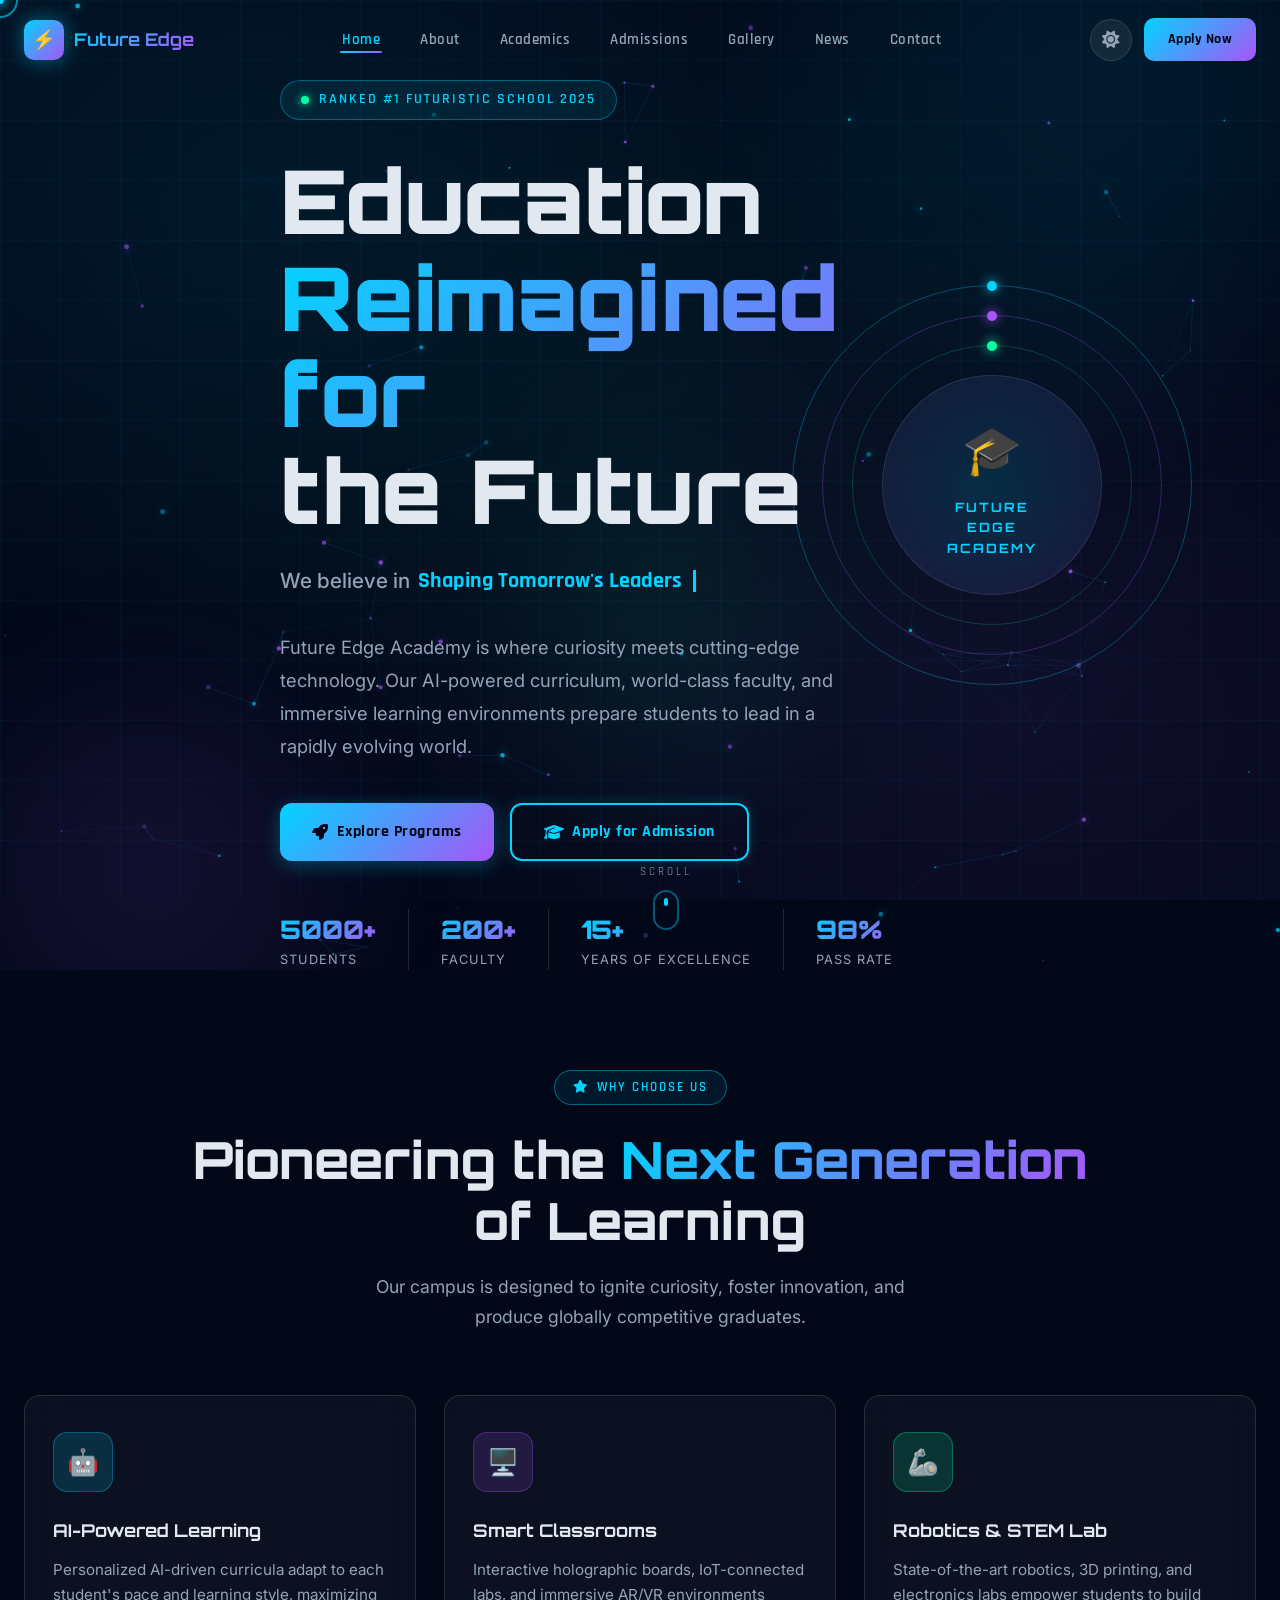
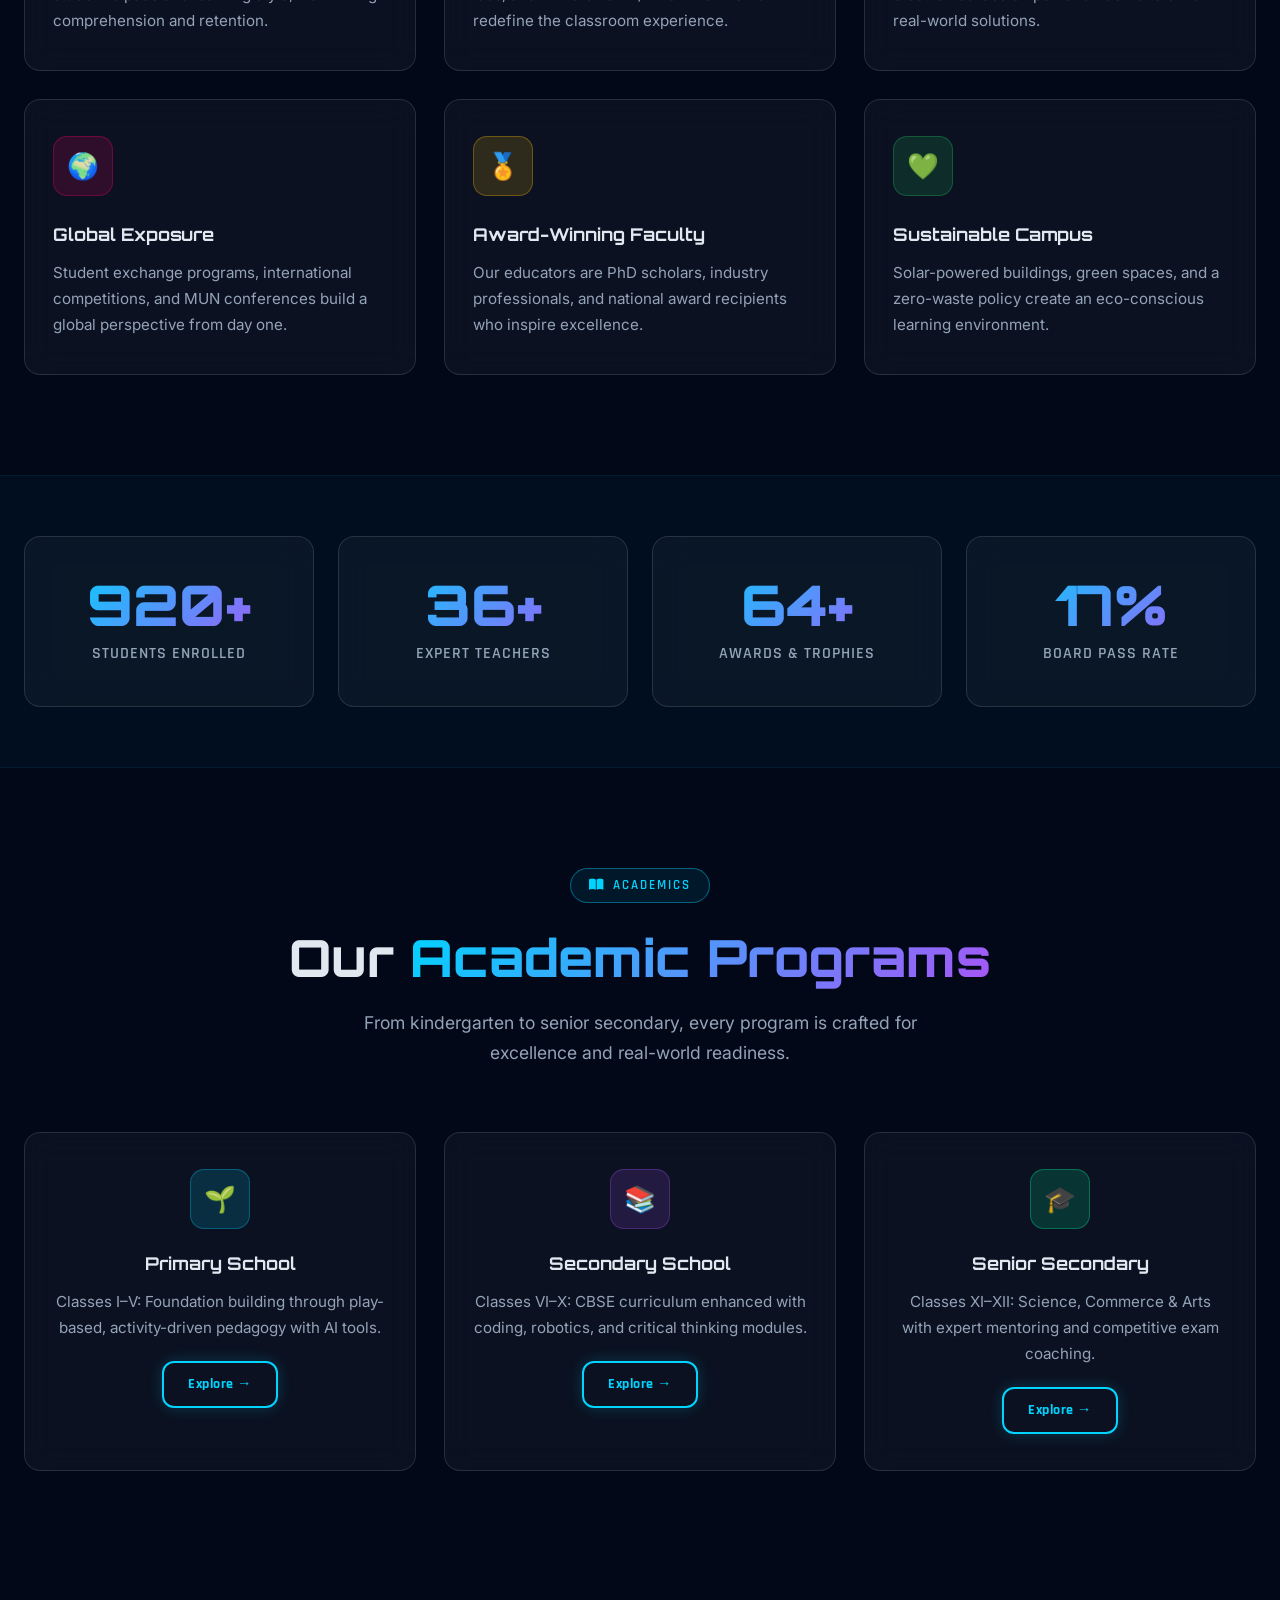
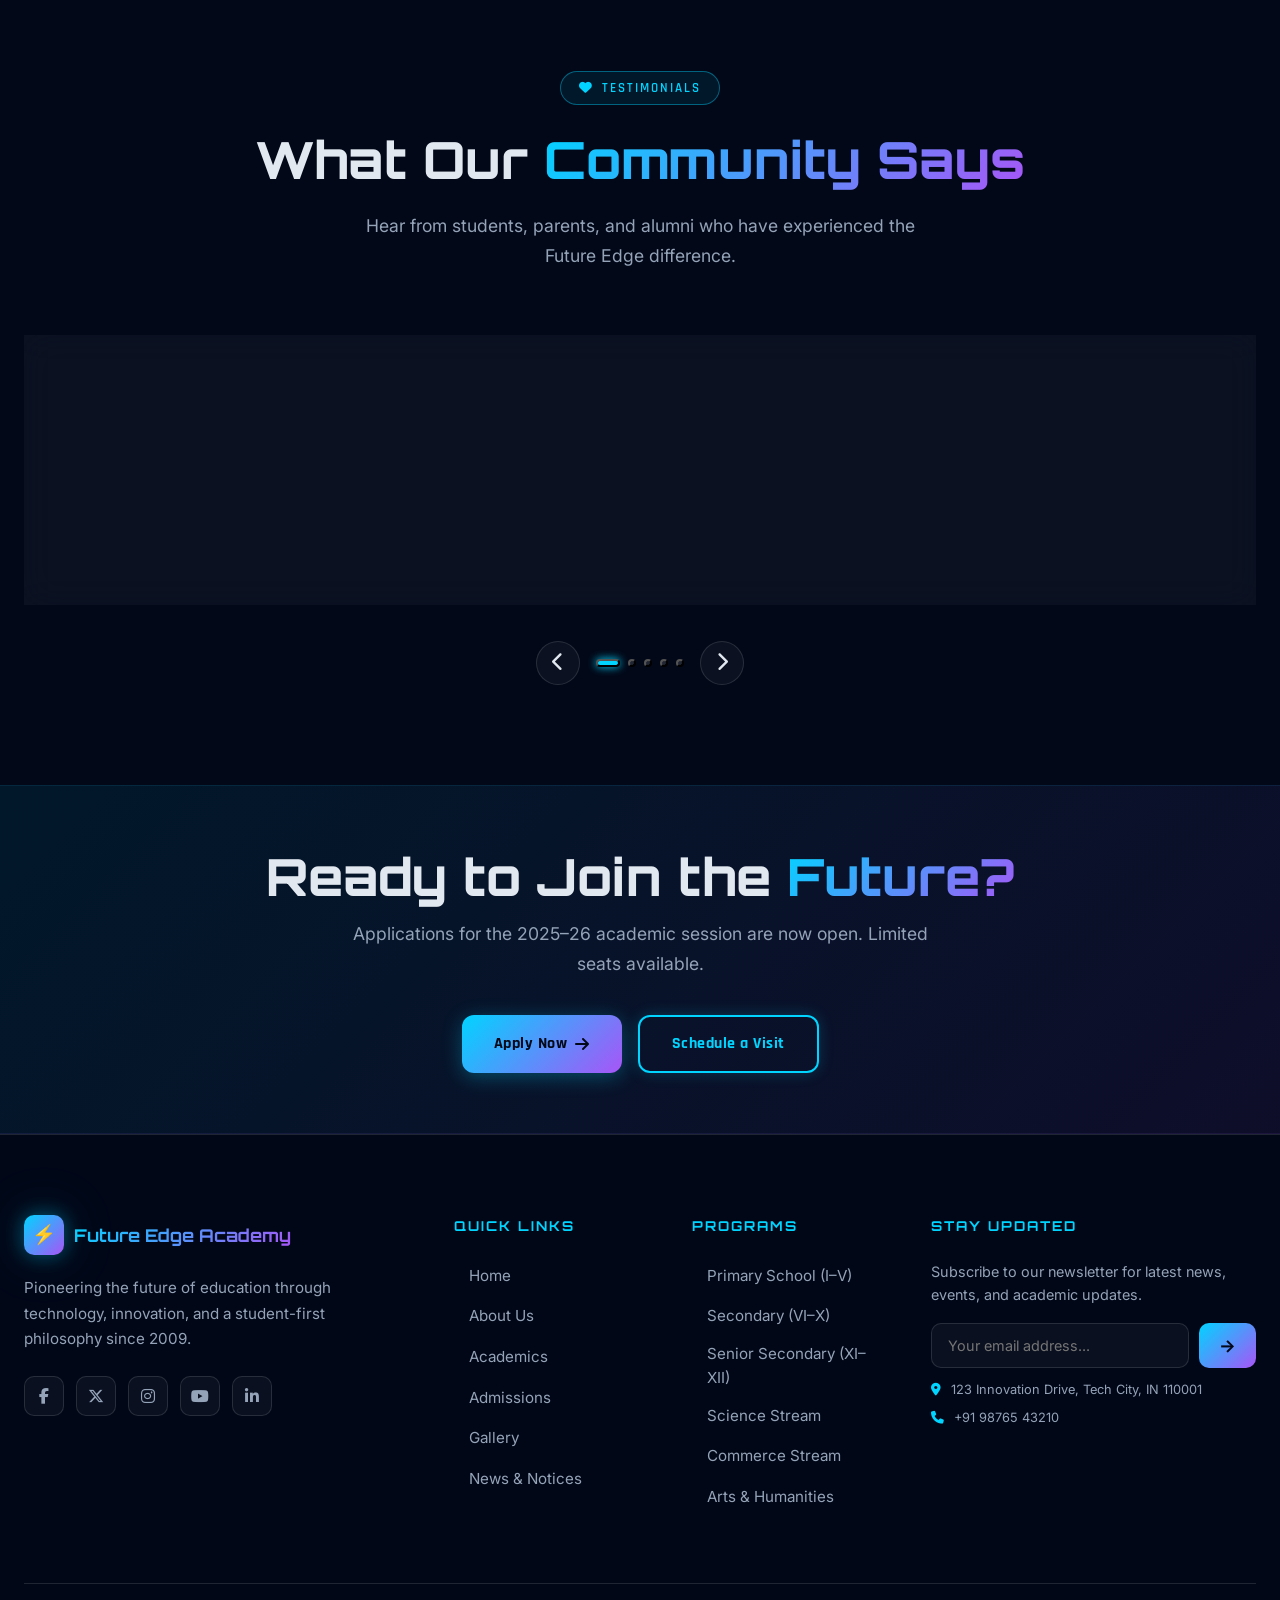
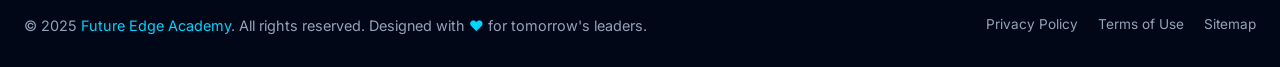
<file: index.html>
<!DOCTYPE html>
<html lang="en" data-theme="dark">
<head>
  <meta charset="UTF-8" />
  <meta name="viewport" content="width=device-width, initial-scale=1.0" />
  <meta name="description" content="Future Edge Academy – A futuristic AI-powered school delivering excellence in education, technology & innovation. Admissions open!" />
  <meta name="keywords" content="Future Edge Academy, futuristic school, AI education, smart classroom, robotics lab, admissions" />
  <meta name="author" content="Future Edge Academy" />
  <meta property="og:title" content="Future Edge Academy — Education Redefined" />
  <meta property="og:description" content="Step into the future of learning. AI-powered classrooms, world-class faculty, and a student-first community." />
  <meta property="og:type" content="website" />
  <title>Future Edge Academy — Education Redefined</title>

  <!-- Fonts & Icons -->
  <link rel="preconnect" href="https://fonts.googleapis.com" />
  <link rel="preconnect" href="https://fonts.gstatic.com" crossorigin />
  <link href="https://fonts.googleapis.com/css2?family=Orbitron:wght@400;500;600;700;800;900&family=Inter:wght@300;400;500;600;700&family=Rajdhani:wght@400;500;600;700&display=swap" rel="stylesheet" />
  <link rel="stylesheet" href="https://cdnjs.cloudflare.com/ajax/libs/font-awesome/6.5.0/css/all.min.css" crossorigin="anonymous" />

  <!-- Styles -->
  <link rel="stylesheet" href="css/style.css" />
  <link rel="stylesheet" href="css/home.css" />
</head>
<body>

  <!-- Preloader -->
  <div id="preloader">
    <div class="preloader-logo">⚡ Future Edge Academy</div>
    <div class="preloader-bar">
      <div class="preloader-progress"></div>
    </div>
    <div class="preloader-text">Initializing Learning Environment...</div>
  </div>

  <!-- Page Transition -->
  <div class="page-transition"></div>

  <!-- Custom Cursor -->
  <div class="cursor-dot"></div>
  <div class="cursor-ring"></div>

  <!-- Animated Background -->
  <div class="bg-animated"></div>
  <div class="bg-grid"></div>

  <!-- ═══════════════════════════════════
       NAVBAR
  ═══════════════════════════════════ -->
  <nav class="navbar" id="navbar">
    <div class="nav-container">
      <a href="index.html" class="nav-logo">
        <div class="nav-logo-icon">⚡</div>
        <span class="nav-logo-text">Future Edge</span>
      </a>

      <ul class="nav-links">
        <li><a href="index.html"     class="nav-link active">Home</a></li>
        <li><a href="pages/about.html"      class="nav-link">About</a></li>
        <li><a href="pages/courses.html"    class="nav-link">Academics</a></li>
        <li><a href="pages/admissions.html" class="nav-link">Admissions</a></li>
        <li><a href="pages/gallery.html"    class="nav-link">Gallery</a></li>
        <li><a href="pages/notice.html"     class="nav-link">News</a></li>
        <li><a href="pages/contact.html"    class="nav-link">Contact</a></li>
      </ul>

      <div class="nav-actions">
        <button class="theme-toggle" aria-label="Toggle dark/light mode" id="themeToggle">
          <i class="fas fa-sun"></i>
        </button>
        <a href="pages/admissions.html" class="btn-nav">Apply Now</a>
        <button class="hamburger" id="hamburger" aria-label="Open menu">
          <span></span><span></span><span></span>
        </button>
      </div>
    </div>
  </nav>

  <!-- Mobile Menu -->
  <div class="mobile-menu" id="mobileMenu">
    <a href="index.html"     class="nav-link">Home</a>
    <a href="pages/about.html"      class="nav-link">About</a>
    <a href="pages/courses.html"    class="nav-link">Academics</a>
    <a href="pages/admissions.html" class="nav-link">Admissions</a>
    <a href="pages/gallery.html"    class="nav-link">Gallery</a>
    <a href="pages/notice.html"     class="nav-link">News</a>
    <a href="pages/contact.html"    class="nav-link">Contact</a>
    <a href="pages/admissions.html" class="btn btn-primary" style="margin-top:16px">Apply Now →</a>
  </div>

  <!-- ═══════════════════════════════════
       HERO SECTION
  ═══════════════════════════════════ -->
  <section class="hero" id="home">
    <canvas id="particles-canvas"></canvas>

    <div class="hero-bg">
      <div class="hero-orb hero-orb-1"></div>
      <div class="hero-orb hero-orb-2"></div>
      <div class="hero-orb hero-orb-3"></div>
    </div>

    <div class="container" style="position:relative;z-index:2;">
      <div class="hero-content">
        <div class="hero-badge">
          <span class="hero-badge-dot"></span>
          Ranked #1 Futuristic School 2025
        </div>

        <h1 class="hero-title">
          <span class="line"><span>Education</span></span>
          <span class="line"><span class="gradient-text">Reimagined for</span></span>
          <span class="line"><span>the Future</span></span>
        </h1>

        <div class="typing-wrapper">
          <span class="typing-prefix">We believe in</span>
          <span class="typing-text" id="typingText"></span><span class="typing-cursor"></span>
        </div>

        <p class="hero-desc">
          Future Edge Academy is where curiosity meets cutting-edge technology. 
          Our AI-powered curriculum, world-class faculty, and immersive learning environments 
          prepare students to lead in a rapidly evolving world.
        </p>

        <div class="hero-actions">
          <a href="pages/courses.html" class="btn btn-primary">
            <i class="fas fa-rocket"></i> Explore Programs
          </a>
          <a href="pages/admissions.html" class="btn btn-outline">
            <i class="fas fa-graduation-cap"></i> Apply for Admission
          </a>
        </div>

        <div class="hero-stats">
          <div class="hero-stat">
            <div class="hero-stat-num">5000+</div>
            <div class="hero-stat-label">Students</div>
          </div>
          <div class="hero-stat-divider"></div>
          <div class="hero-stat">
            <div class="hero-stat-num">200+</div>
            <div class="hero-stat-label">Faculty</div>
          </div>
          <div class="hero-stat-divider"></div>
          <div class="hero-stat">
            <div class="hero-stat-num">15+</div>
            <div class="hero-stat-label">Years of Excellence</div>
          </div>
          <div class="hero-stat-divider"></div>
          <div class="hero-stat">
            <div class="hero-stat-num">98%</div>
            <div class="hero-stat-label">Pass Rate</div>
          </div>
        </div>
      </div>
    </div>

    <!-- Hero Visual -->
    <div class="hero-visual">
      <div class="hero-ring-container">
        <div class="hero-ring hero-ring-1">
          <div class="hero-ring-dot"></div>
        </div>
        <div class="hero-ring hero-ring-2">
          <div class="hero-ring-dot"></div>
        </div>
        <div class="hero-ring hero-ring-3">
          <div class="hero-ring-dot"></div>
        </div>
        <div class="hero-center-badge">
          <div class="hero-center-icon">🎓</div>
          <div class="hero-center-text">Future<br>Edge<br>Academy</div>
        </div>
      </div>
    </div>

    <div class="scroll-indicator">
      <span class="scroll-indicator-text">Scroll</span>
      <div class="scroll-mouse"><div class="scroll-wheel"></div></div>
    </div>
  </section>

  <!-- ═══════════════════════════════════
       FEATURES SECTION
  ═══════════════════════════════════ -->
  <section class="section" id="features">
    <div class="container">
      <div class="section-header">
        <div class="section-badge reveal"><i class="fas fa-star"></i> Why Choose Us</div>
        <h2 class="section-title reveal">Pioneering the <span class="gradient-text">Next Generation</span><br>of Learning</h2>
        <p class="section-subtitle reveal">Our campus is designed to ignite curiosity, foster innovation, and produce globally competitive graduates.</p>
      </div>

      <div class="features-grid">
        <!-- Feature 1 -->
        <div class="glass-card feature-card reveal reveal-delay-1">
          <div class="feature-icon-wrap icon-blue">🤖</div>
          <h3 class="feature-title">AI-Powered Learning</h3>
          <p class="feature-desc">Personalized AI-driven curricula adapt to each student's pace and learning style, maximizing comprehension and retention.</p>
        </div>

        <!-- Feature 2 -->
        <div class="glass-card feature-card reveal reveal-delay-2">
          <div class="feature-icon-wrap icon-purple">🖥️</div>
          <h3 class="feature-title">Smart Classrooms</h3>
          <p class="feature-desc">Interactive holographic boards, IoT-connected labs, and immersive AR/VR environments redefine the classroom experience.</p>
        </div>

        <!-- Feature 3 -->
        <div class="glass-card feature-card reveal reveal-delay-3">
          <div class="feature-icon-wrap icon-cyan">🦾</div>
          <h3 class="feature-title">Robotics & STEM Lab</h3>
          <p class="feature-desc">State-of-the-art robotics, 3D printing, and electronics labs empower students to build real-world solutions.</p>
        </div>

        <!-- Feature 4 -->
        <div class="glass-card feature-card reveal reveal-delay-4">
          <div class="feature-icon-wrap icon-pink">🌍</div>
          <h3 class="feature-title">Global Exposure</h3>
          <p class="feature-desc">Student exchange programs, international competitions, and MUN conferences build a global perspective from day one.</p>
        </div>

        <!-- Feature 5 -->
        <div class="glass-card feature-card reveal reveal-delay-5">
          <div class="feature-icon-wrap icon-yellow">🏅</div>
          <h3 class="feature-title">Award-Winning Faculty</h3>
          <p class="feature-desc">Our educators are PhD scholars, industry professionals, and national award recipients who inspire excellence.</p>
        </div>

        <!-- Feature 6 -->
        <div class="glass-card feature-card reveal reveal-delay-6">
          <div class="feature-icon-wrap icon-green">💚</div>
          <h3 class="feature-title">Sustainable Campus</h3>
          <p class="feature-desc">Solar-powered buildings, green spaces, and a zero-waste policy create an eco-conscious learning environment.</p>
        </div>
      </div>
    </div>
  </section>

  <!-- ═══════════════════════════════════
       STATS SECTION
  ═══════════════════════════════════ -->
  <section class="section-sm" style="background:rgba(0,212,255,0.03);border-top:1px solid rgba(0,212,255,0.08);border-bottom:1px solid rgba(0,212,255,0.08);">
    <div class="container">
      <div class="stats-grid">
        <div class="glass-card stat-card reveal reveal-delay-1">
          <div class="stat-number" data-count="5000" data-suffix="+">0+</div>
          <div class="stat-label">Students Enrolled</div>
        </div>
        <div class="glass-card stat-card reveal reveal-delay-2">
          <div class="stat-number" data-count="200" data-suffix="+">0+</div>
          <div class="stat-label">Expert Teachers</div>
        </div>
        <div class="glass-card stat-card reveal reveal-delay-3">
          <div class="stat-number" data-count="350" data-suffix="+">0+</div>
          <div class="stat-label">Awards & Trophies</div>
        </div>
        <div class="glass-card stat-card reveal reveal-delay-4">
          <div class="stat-number" data-count="98" data-suffix="%">0%</div>
          <div class="stat-label">Board Pass Rate</div>
        </div>
      </div>
    </div>
  </section>

  <!-- ═══════════════════════════════════
       COURSES PREVIEW
  ═══════════════════════════════════ -->
  <section class="section">
    <div class="container">
      <div class="section-header">
        <div class="section-badge reveal"><i class="fas fa-book-open"></i> Academics</div>
        <h2 class="section-title reveal">Our <span class="gradient-text">Academic Programs</span></h2>
        <p class="section-subtitle reveal">From kindergarten to senior secondary, every program is crafted for excellence and real-world readiness.</p>
      </div>

      <div class="features-grid">
        <div class="glass-card feature-card reveal reveal-delay-1" style="text-align:center;">
          <div class="feature-icon-wrap icon-blue" style="margin:0 auto 20px;">🌱</div>
          <h3 class="feature-title">Primary School</h3>
          <p class="feature-desc">Classes I–V: Foundation building through play-based, activity-driven pedagogy with AI tools.</p>
          <a href="pages/courses.html" class="btn btn-outline" style="margin-top:20px;padding:10px 24px;font-size:0.9rem;">Explore →</a>
        </div>
        <div class="glass-card feature-card reveal reveal-delay-2" style="text-align:center;">
          <div class="feature-icon-wrap icon-purple" style="margin:0 auto 20px;">📚</div>
          <h3 class="feature-title">Secondary School</h3>
          <p class="feature-desc">Classes VI–X: CBSE curriculum enhanced with coding, robotics, and critical thinking modules.</p>
          <a href="pages/courses.html" class="btn btn-outline" style="margin-top:20px;padding:10px 24px;font-size:0.9rem;">Explore →</a>
        </div>
        <div class="glass-card feature-card reveal reveal-delay-3" style="text-align:center;">
          <div class="feature-icon-wrap icon-cyan" style="margin:0 auto 20px;">🎓</div>
          <h3 class="feature-title">Senior Secondary</h3>
          <p class="feature-desc">Classes XI–XII: Science, Commerce & Arts with expert mentoring and competitive exam coaching.</p>
          <a href="pages/courses.html" class="btn btn-outline" style="margin-top:20px;padding:10px 24px;font-size:0.9rem;">Explore →</a>
        </div>
      </div>
    </div>
  </section>

  <!-- ═══════════════════════════════════
       TESTIMONIALS
  ═══════════════════════════════════ -->
  <section class="section" style="overflow:hidden;">
    <div class="container">
      <div class="section-header">
        <div class="section-badge reveal"><i class="fas fa-heart"></i> Testimonials</div>
        <h2 class="section-title reveal">What Our <span class="gradient-text">Community Says</span></h2>
        <p class="section-subtitle reveal">Hear from students, parents, and alumni who have experienced the Future Edge difference.</p>
      </div>

      <div class="testimonials-slider reveal">
        <div class="testimonials-track">
          <!-- Testimonial 1 -->
          <div class="glass-card testimonial-card">
            <div class="testimonial-quote">"</div>
            <p class="testimonial-text">Future Edge Academy completely transformed how I think about learning. The AI lab and smart classrooms gave me skills that no other school in the city offers. I got into IIT on my first attempt!</p>
            <div class="testimonial-author">
              <div class="testimonial-avatar">AR</div>
              <div>
                <div class="testimonial-name">Aryan Raj</div>
                <div class="testimonial-role">Alumni, IIT Delhi (2024)</div>
                <div class="testimonial-stars">★★★★★</div>
              </div>
            </div>
          </div>

          <!-- Testimonial 2 -->
          <div class="glass-card testimonial-card">
            <div class="testimonial-quote">"</div>
            <p class="testimonial-text">As a parent, I couldn't be happier. The school maintains the perfect balance between technology and holistic development. My daughter is more confident, curious, and passionate than ever.</p>
            <div class="testimonial-author">
              <div class="testimonial-avatar" style="background:linear-gradient(135deg,#a855f7,#ec4899);">PM</div>
              <div>
                <div class="testimonial-name">Priya Mehta</div>
                <div class="testimonial-role">Parent of Class X Student</div>
                <div class="testimonial-stars">★★★★★</div>
              </div>
            </div>
          </div>

          <!-- Testimonial 3 -->
          <div class="glass-card testimonial-card">
            <div class="testimonial-quote">"</div>
            <p class="testimonial-text">The robotics lab and STEM programs here are world-class. I represented India in the International Robotics Olympiad and won a silver medal, all thanks to the incredible training I received here.</p>
            <div class="testimonial-author">
              <div class="testimonial-avatar" style="background:linear-gradient(135deg,#06ffa5,#00d4ff);">SK</div>
              <div>
                <div class="testimonial-name">Sneha Kumar</div>
                <div class="testimonial-role">Class XII Student</div>
                <div class="testimonial-stars">★★★★★</div>
              </div>
            </div>
          </div>

          <!-- Testimonial 4 -->
          <div class="glass-card testimonial-card">
            <div class="testimonial-quote">"</div>
            <p class="testimonial-text">Teaching at Future Edge Academy is a privilege. The administration supports innovative pedagogy, and seeing students discover their passion every day makes this job extraordinary.</p>
            <div class="testimonial-author">
              <div class="testimonial-avatar" style="background:linear-gradient(135deg,#f59e0b,#ef4444);">DS</div>
              <div>
                <div class="testimonial-name">Dr. Sunita Sharma</div>
                <div class="testimonial-role">Physics Faculty</div>
                <div class="testimonial-stars">★★★★★</div>
              </div>
            </div>
          </div>

          <!-- Testimonial 5 -->
          <div class="glass-card testimonial-card">
            <div class="testimonial-quote">"</div>
            <p class="testimonial-text">I was shy and lacked confidence before joining this school. The leadership programs, debates, and extracurricular activities helped me discover myself. This school is truly life-changing!</p>
            <div class="testimonial-author">
              <div class="testimonial-avatar" style="background:linear-gradient(135deg,#8b5cf6,#06ffa5);">RK</div>
              <div>
                <div class="testimonial-name">Riya Kapoor</div>
                <div class="testimonial-role">Class XI Student</div>
                <div class="testimonial-stars">★★★★★</div>
              </div>
            </div>
          </div>
        </div>
      </div>

      <div class="slider-controls">
        <button class="slider-btn slider-prev" aria-label="Previous"><i class="fas fa-chevron-left"></i></button>
        <div class="slider-dots">
          <button class="slider-dot active" aria-label="Slide 1"></button>
          <button class="slider-dot" aria-label="Slide 2"></button>
          <button class="slider-dot" aria-label="Slide 3"></button>
          <button class="slider-dot" aria-label="Slide 4"></button>
          <button class="slider-dot" aria-label="Slide 5"></button>
        </div>
        <button class="slider-btn slider-next" aria-label="Next"><i class="fas fa-chevron-right"></i></button>
      </div>
    </div>
  </section>

  <!-- CTA Banner -->
  <section class="section-sm" style="text-align:center;background:linear-gradient(135deg,rgba(0,212,255,0.08),rgba(168,85,247,0.08));border-top:1px solid rgba(0,212,255,0.1);border-bottom:1px solid rgba(168,85,247,0.1);">
    <div class="container">
      <div class="reveal">
        <h2 class="section-title" style="margin-bottom:12px;">Ready to Join the <span class="gradient-text">Future?</span></h2>
        <p class="section-subtitle" style="margin-bottom:36px;">Applications for the 2025–26 academic session are now open. Limited seats available.</p>
        <div style="display:flex;gap:16px;justify-content:center;flex-wrap:wrap;">
          <a href="pages/admissions.html" class="btn btn-primary">Apply Now <i class="fas fa-arrow-right"></i></a>
          <a href="pages/contact.html" class="btn btn-outline">Schedule a Visit</a>
        </div>
      </div>
    </div>
  </section>

  <!-- ═══════════════════════════════════
       FOOTER
  ═══════════════════════════════════ -->
  <footer class="footer">
    <div class="container">
      <div class="footer-grid">
        <!-- Brand -->
        <div class="footer-brand">
          <a href="index.html" class="nav-logo">
            <div class="nav-logo-icon">⚡</div>
            <span class="nav-logo-text">Future Edge Academy</span>
          </a>
          <p class="footer-desc">Pioneering the future of education through technology, innovation, and a student-first philosophy since 2009.</p>
          <div class="social-links">
            <a href="#" class="social-link" aria-label="Facebook"><i class="fab fa-facebook-f"></i></a>
            <a href="#" class="social-link" aria-label="Twitter/X"><i class="fab fa-x-twitter"></i></a>
            <a href="#" class="social-link" aria-label="Instagram"><i class="fab fa-instagram"></i></a>
            <a href="#" class="social-link" aria-label="YouTube"><i class="fab fa-youtube"></i></a>
            <a href="#" class="social-link" aria-label="LinkedIn"><i class="fab fa-linkedin-in"></i></a>
          </div>
        </div>

        <!-- Quick Links -->
        <div>
          <h4 class="footer-heading">Quick Links</h4>
          <ul class="footer-links">
            <li><a href="index.html">Home</a></li>
            <li><a href="pages/about.html">About Us</a></li>
            <li><a href="pages/courses.html">Academics</a></li>
            <li><a href="pages/admissions.html">Admissions</a></li>
            <li><a href="pages/gallery.html">Gallery</a></li>
            <li><a href="pages/notice.html">News & Notices</a></li>
          </ul>
        </div>

        <!-- Programs -->
        <div>
          <h4 class="footer-heading">Programs</h4>
          <ul class="footer-links">
            <li><a href="pages/courses.html">Primary School (I–V)</a></li>
            <li><a href="pages/courses.html">Secondary (VI–X)</a></li>
            <li><a href="pages/courses.html">Senior Secondary (XI–XII)</a></li>
            <li><a href="pages/courses.html">Science Stream</a></li>
            <li><a href="pages/courses.html">Commerce Stream</a></li>
            <li><a href="pages/courses.html">Arts & Humanities</a></li>
          </ul>
        </div>

        <!-- Newsletter -->
        <div>
          <h4 class="footer-heading">Stay Updated</h4>
          <p style="color:var(--text-secondary);font-size:0.9rem;margin-bottom:16px;line-height:1.6;">Subscribe to our newsletter for latest news, events, and academic updates.</p>
          <form class="newsletter-form" id="newsletterForm">
            <input type="email" class="newsletter-input" placeholder="Your email address..." required aria-label="Email" />
            <button type="submit" class="newsletter-btn" aria-label="Subscribe">→</button>
          </form>
          <p style="color:var(--text-secondary);font-size:0.8rem;margin-top:12px;">
            <i class="fas fa-map-marker-alt" style="color:var(--neon-blue);margin-right:6px;"></i>
            123 Innovation Drive, Tech City, IN 110001
          </p>
          <p style="color:var(--text-secondary);font-size:0.8rem;margin-top:8px;">
            <i class="fas fa-phone" style="color:var(--neon-blue);margin-right:6px;"></i>
            +91 98765 43210
          </p>
        </div>
      </div>

      <div class="footer-bottom">
        <p class="footer-copy">© 2025 <span>Future Edge Academy</span>. All rights reserved. Designed with <span>♥</span> for tomorrow's leaders.</p>
        <div style="display:flex;gap:20px;">
          <a href="#" style="color:var(--text-secondary);font-size:0.85rem;transition:color 0.3s;" onmouseover="this.style.color='var(--neon-blue)'" onmouseout="this.style.color='var(--text-secondary)'">Privacy Policy</a>
          <a href="#" style="color:var(--text-secondary);font-size:0.85rem;transition:color 0.3s;" onmouseover="this.style.color='var(--neon-blue)'" onmouseout="this.style.color='var(--text-secondary)'">Terms of Use</a>
          <a href="#" style="color:var(--text-secondary);font-size:0.85rem;transition:color 0.3s;" onmouseover="this.style.color='var(--neon-blue)'" onmouseout="this.style.color='var(--text-secondary)'">Sitemap</a>
        </div>
      </div>
    </div>
  </footer>

  <!-- Scroll to Top -->
  <button class="scroll-top" id="scrollTop" aria-label="Scroll to top">
    <i class="fas fa-chevron-up"></i>
  </button>

  <!-- Scripts -->
  <script src="js/main.js" defer></script>
</body>
</html>
</file>
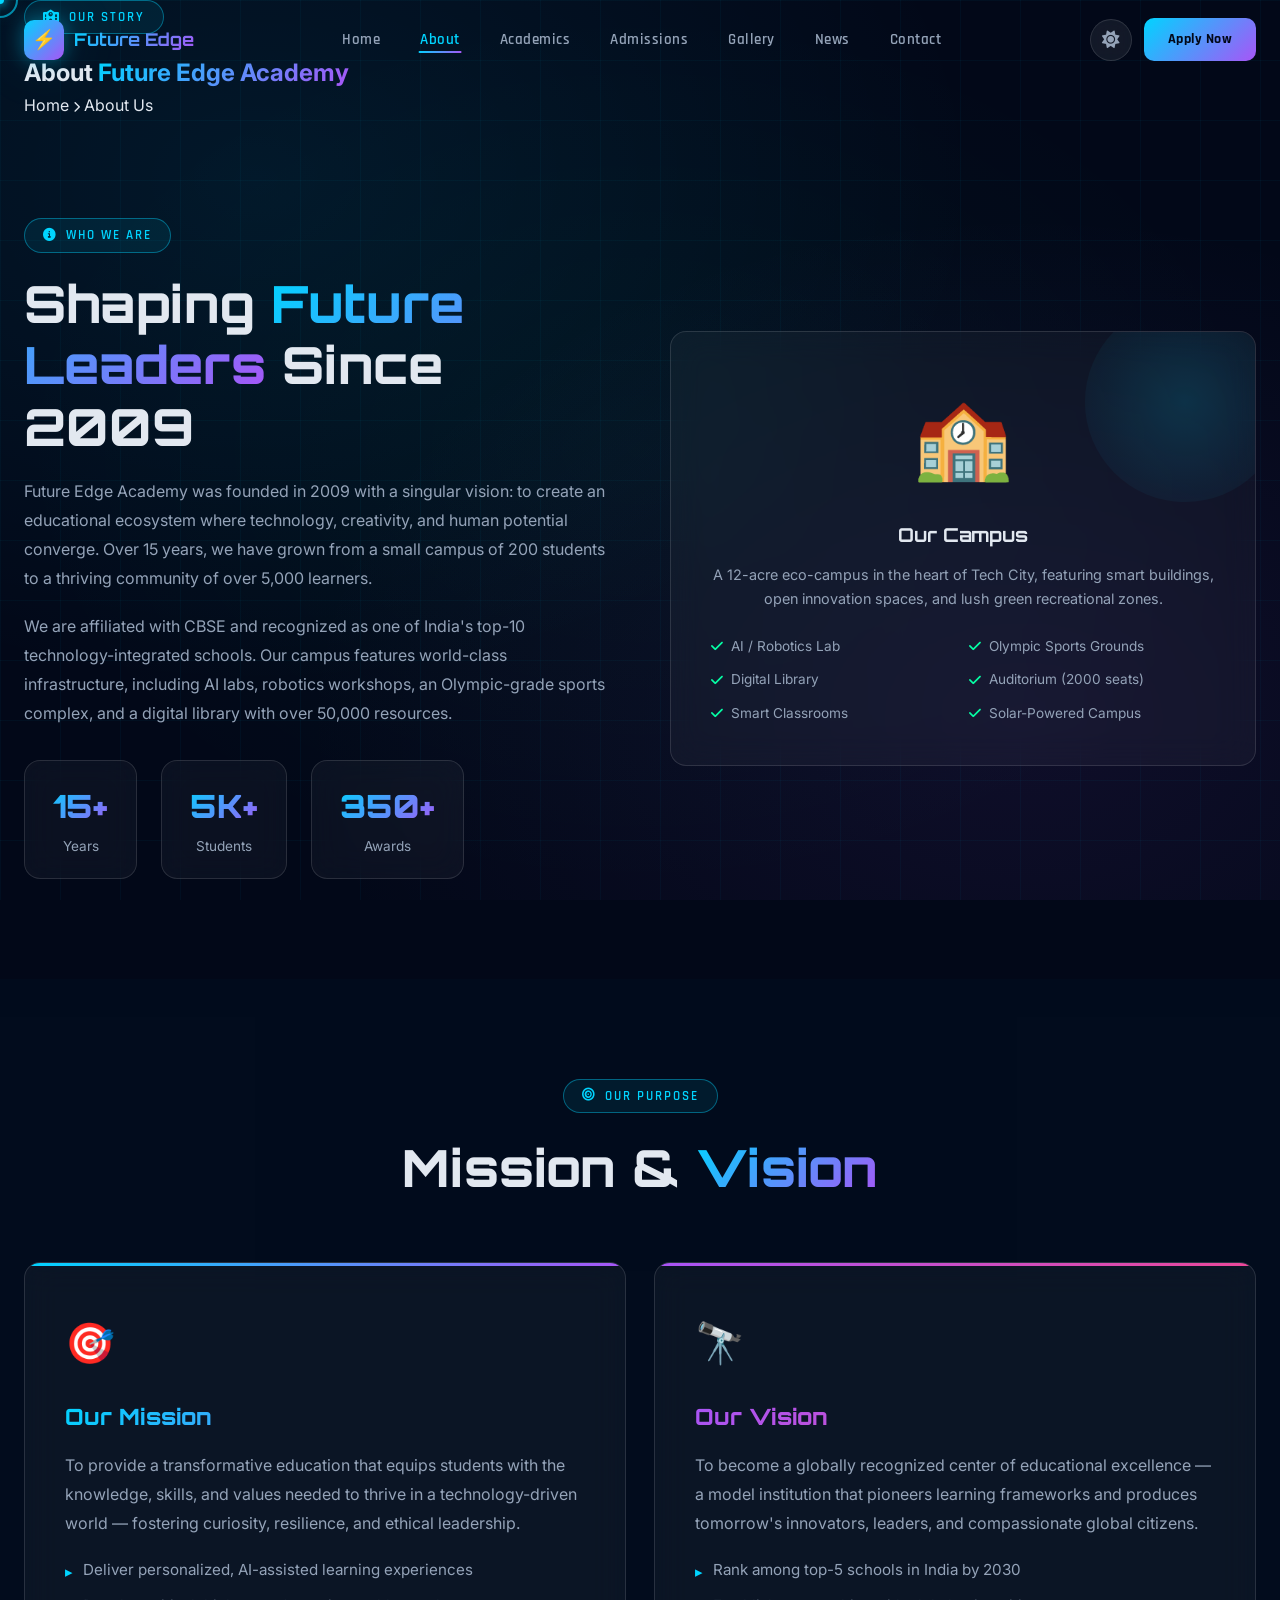
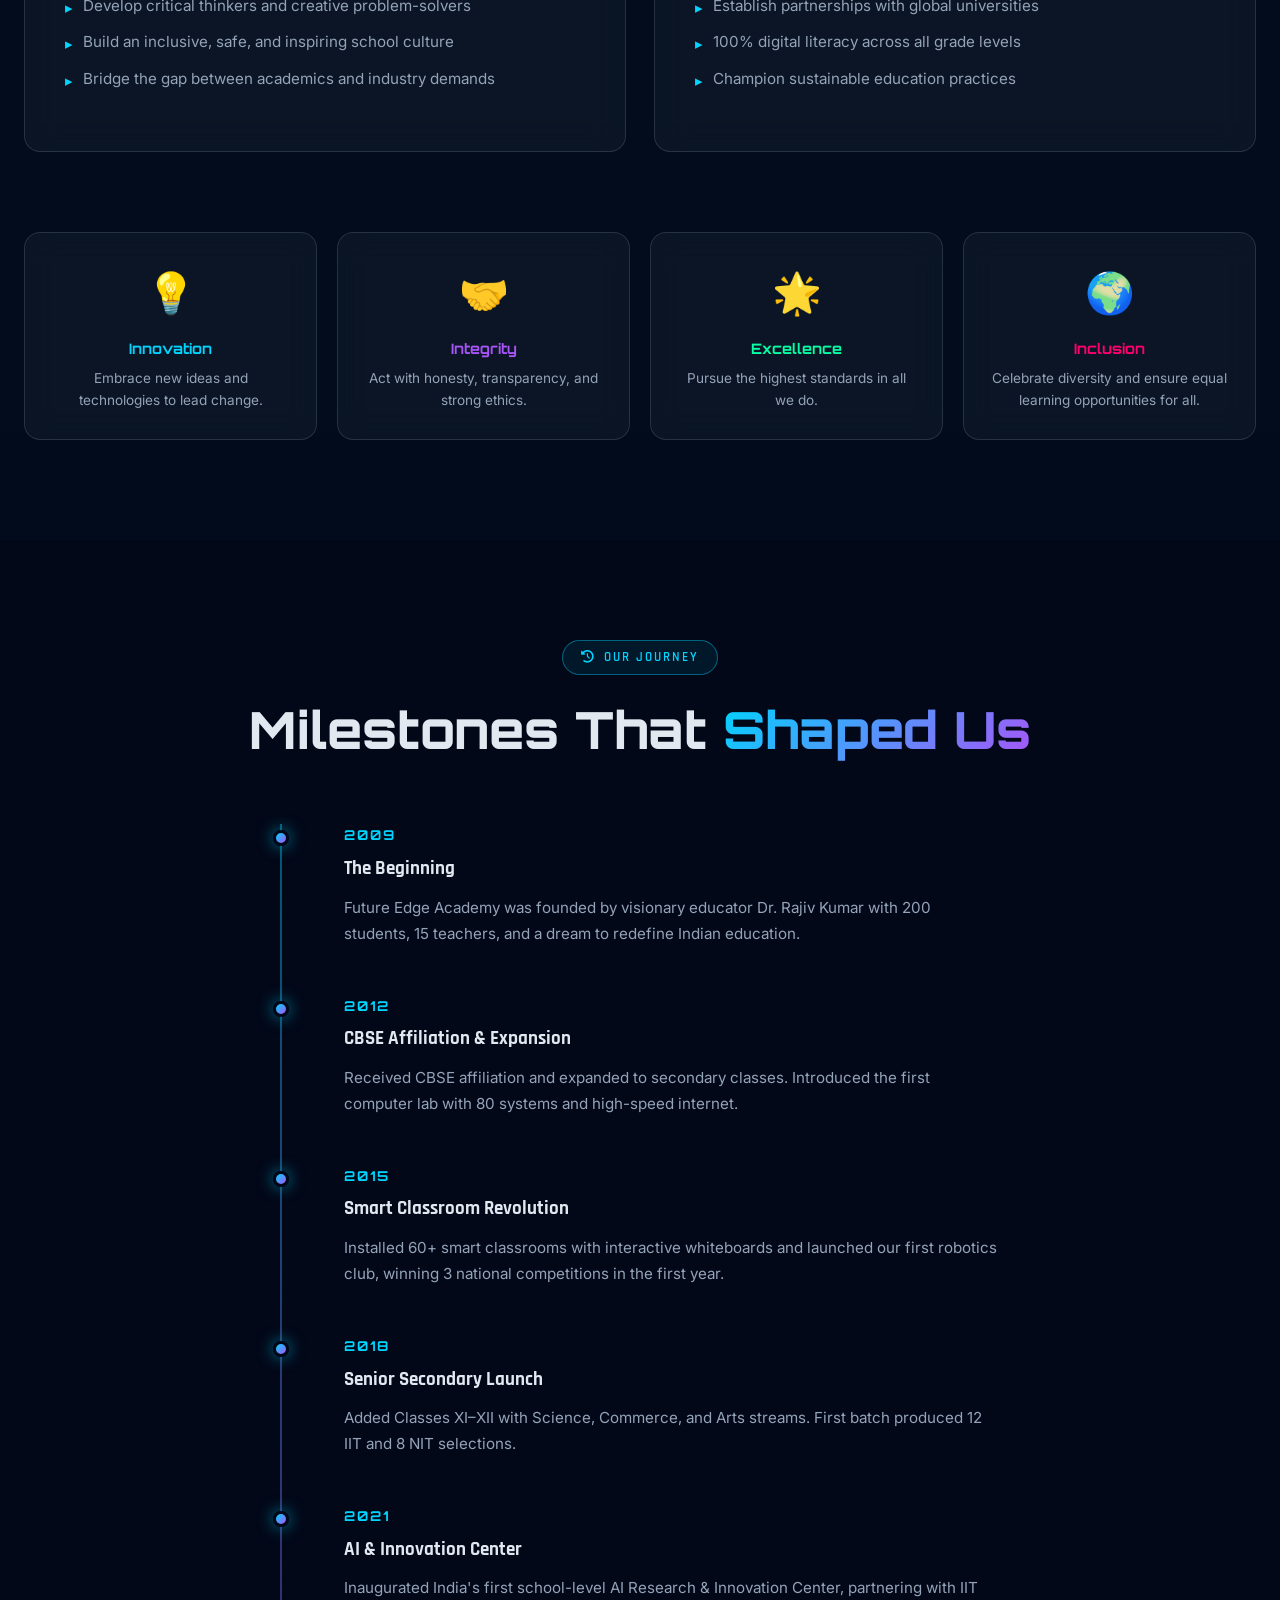
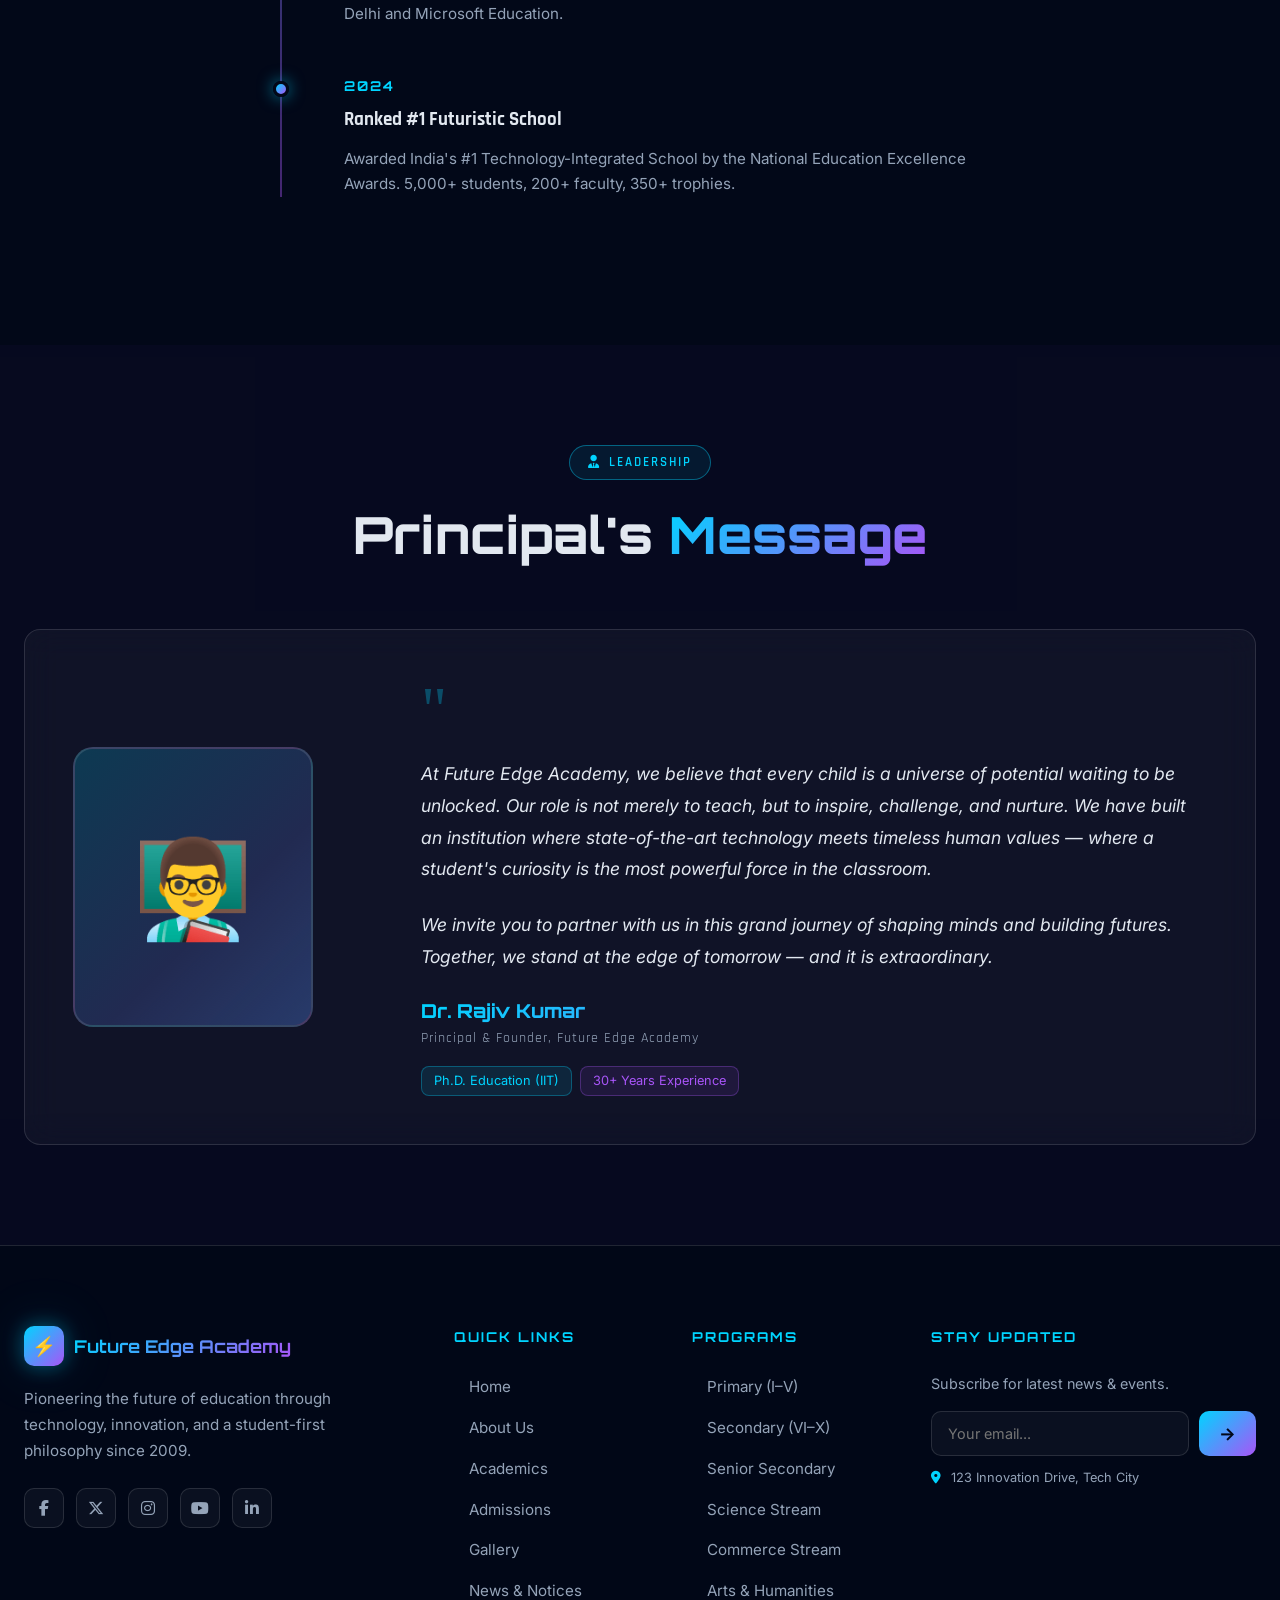
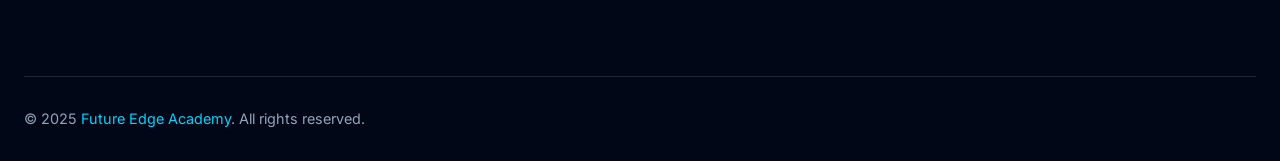
<file: pages/about.html>
<!DOCTYPE html>
<html lang="en" data-theme="dark">
<head>
  <meta charset="UTF-8" />
  <meta name="viewport" content="width=device-width, initial-scale=1.0" />
  <meta name="description" content="Learn about Future Edge Academy — our mission, vision, history, and the passionate team behind our success." />
  <title>About Us — Future Edge Academy</title>
  <link rel="preconnect" href="https://fonts.googleapis.com" />
  <link rel="preconnect" href="https://fonts.gstatic.com" crossorigin />
  <link href="https://fonts.googleapis.com/css2?family=Orbitron:wght@400;500;600;700;800;900&family=Inter:wght@300;400;500;600;700&family=Rajdhani:wght@400;500;600;700&display=swap" rel="stylesheet" />
  <link rel="stylesheet" href="https://cdnjs.cloudflare.com/ajax/libs/font-awesome/6.5.0/css/all.min.css" crossorigin="anonymous" />
  <link rel="stylesheet" href="../css/style.css" />
  <link rel="stylesheet" href="../css/pages.css" />
</head>
<body>

  <!-- Preloader -->
  <div id="preloader">
    <div class="preloader-logo">⚡ Future Edge Academy</div>
    <div class="preloader-bar"><div class="preloader-progress"></div></div>
    <div class="preloader-text">Loading About Page...</div>
  </div>

  <div class="page-transition"></div>
  <div class="cursor-dot"></div>
  <div class="cursor-ring"></div>
  <div class="bg-animated"></div>
  <div class="bg-grid"></div>

  <!-- NAVBAR -->
  <nav class="navbar" id="navbar">
    <div class="nav-container">
      <a href="../index.html" class="nav-logo">
        <div class="nav-logo-icon">⚡</div>
        <span class="nav-logo-text">Future Edge</span>
      </a>
      <ul class="nav-links">
        <li><a href="../index.html"  class="nav-link">Home</a></li>
        <li><a href="about.html"     class="nav-link active">About</a></li>
        <li><a href="courses.html"   class="nav-link">Academics</a></li>
        <li><a href="admissions.html" class="nav-link">Admissions</a></li>
        <li><a href="gallery.html"   class="nav-link">Gallery</a></li>
        <li><a href="notice.html"    class="nav-link">News</a></li>
        <li><a href="contact.html"   class="nav-link">Contact</a></li>
      </ul>
      <div class="nav-actions">
        <button class="theme-toggle" id="themeToggle" aria-label="Toggle theme"><i class="fas fa-sun"></i></button>
        <a href="admissions.html" class="btn-nav">Apply Now</a>
        <button class="hamburger" id="hamburger" aria-label="Open menu"><span></span><span></span><span></span></button>
      </div>
    </div>
  </nav>

  <!-- Mobile Menu -->
  <div class="mobile-menu" id="mobileMenu">
    <a href="../index.html" class="nav-link">Home</a>
    <a href="about.html"    class="nav-link">About</a>
    <a href="courses.html"  class="nav-link">Academics</a>
    <a href="admissions.html" class="nav-link">Admissions</a>
    <a href="gallery.html"  class="nav-link">Gallery</a>
    <a href="notice.html"   class="nav-link">News</a>
    <a href="contact.html"  class="nav-link">Contact</a>
    <a href="admissions.html" class="btn btn-primary" style="margin-top:16px">Apply Now →</a>
  </div>

  <!-- PAGE HERO -->
  <section class="page-hero">
    <div class="hero-bg">
      <div class="hero-orb hero-orb-1"></div>
      <div class="hero-orb hero-orb-2"></div>
    </div>
    <div class="container">
      <div class="section-badge" style="margin-bottom:20px;display:inline-flex;"><i class="fas fa-school"></i> Our Story</div>
      <h1 class="page-hero-title">About <span class="gradient-text">Future Edge Academy</span></h1>
      <div class="page-hero-breadcrumb">
        <a href="../index.html">Home</a>
        <i class="fas fa-chevron-right" style="font-size:0.7rem;"></i>
        <span>About Us</span>
      </div>
    </div>
  </section>

  <!-- INTRO SECTION -->
  <section class="section">
    <div class="container">
      <div style="display:grid;grid-template-columns:1fr 1fr;gap:60px;align-items:center;" class="responsive-grid">
        <div class="reveal-left">
          <div class="section-badge" style="margin-bottom:20px;"><i class="fas fa-info-circle"></i> Who We Are</div>
          <h2 class="section-title" style="text-align:left;margin-bottom:20px;">Shaping <span class="gradient-text">Future Leaders</span> Since 2009</h2>
          <p style="color:var(--text-secondary);line-height:1.8;margin-bottom:20px;">
            Future Edge Academy was founded in 2009 with a singular vision: to create an educational ecosystem where technology, creativity, and human potential converge. Over 15 years, we have grown from a small campus of 200 students to a thriving community of over 5,000 learners.
          </p>
          <p style="color:var(--text-secondary);line-height:1.8;margin-bottom:32px;">
            We are affiliated with CBSE and recognized as one of India's top-10 technology-integrated schools. Our campus features world-class infrastructure, including AI labs, robotics workshops, an Olympic-grade sports complex, and a digital library with over 50,000 resources.
          </p>
          <div style="display:flex;gap:24px;flex-wrap:wrap;">
            <div class="glass-card" style="padding:20px 28px;text-align:center;">
              <div style="font-family:var(--font-display);font-size:2rem;font-weight:900;background:var(--gradient-neon);-webkit-background-clip:text;-webkit-text-fill-color:transparent;background-clip:text;">15+</div>
              <div style="color:var(--text-secondary);font-size:0.85rem;margin-top:4px;">Years</div>
            </div>
            <div class="glass-card" style="padding:20px 28px;text-align:center;">
              <div style="font-family:var(--font-display);font-size:2rem;font-weight:900;background:var(--gradient-neon);-webkit-background-clip:text;-webkit-text-fill-color:transparent;background-clip:text;">5K+</div>
              <div style="color:var(--text-secondary);font-size:0.85rem;margin-top:4px;">Students</div>
            </div>
            <div class="glass-card" style="padding:20px 28px;text-align:center;">
              <div style="font-family:var(--font-display);font-size:2rem;font-weight:900;background:var(--gradient-neon);-webkit-background-clip:text;-webkit-text-fill-color:transparent;background-clip:text;">350+</div>
              <div style="color:var(--text-secondary);font-size:0.85rem;margin-top:4px;">Awards</div>
            </div>
          </div>
        </div>

        <div class="reveal-right">
          <div class="glass-card" style="padding:40px;position:relative;overflow:hidden;">
            <div style="position:absolute;top:-30px;right:-30px;width:200px;height:200px;background:radial-gradient(circle,rgba(0,212,255,0.15),transparent);border-radius:50%;"></div>
            <div style="font-size:5rem;margin-bottom:20px;text-align:center;animation:iconBob 4s ease-in-out infinite;">🏫</div>
            <h3 style="font-family:var(--font-display);font-size:1.2rem;font-weight:700;margin-bottom:12px;text-align:center;">Our Campus</h3>
            <p style="color:var(--text-secondary);font-size:0.9rem;line-height:1.7;text-align:center;">A 12-acre eco-campus in the heart of Tech City, featuring smart buildings, open innovation spaces, and lush green recreational zones.</p>
            <div style="display:grid;grid-template-columns:1fr 1fr;gap:12px;margin-top:24px;">
              <div style="display:flex;align-items:center;gap:8px;font-size:0.85rem;color:var(--text-secondary);">
                <i class="fas fa-check" style="color:var(--neon-cyan)"></i> AI / Robotics Lab
              </div>
              <div style="display:flex;align-items:center;gap:8px;font-size:0.85rem;color:var(--text-secondary);">
                <i class="fas fa-check" style="color:var(--neon-cyan)"></i> Olympic Sports Grounds
              </div>
              <div style="display:flex;align-items:center;gap:8px;font-size:0.85rem;color:var(--text-secondary);">
                <i class="fas fa-check" style="color:var(--neon-cyan)"></i> Digital Library
              </div>
              <div style="display:flex;align-items:center;gap:8px;font-size:0.85rem;color:var(--text-secondary);">
                <i class="fas fa-check" style="color:var(--neon-cyan)"></i> Auditorium (2000 seats)
              </div>
              <div style="display:flex;align-items:center;gap:8px;font-size:0.85rem;color:var(--text-secondary);">
                <i class="fas fa-check" style="color:var(--neon-cyan)"></i> Smart Classrooms
              </div>
              <div style="display:flex;align-items:center;gap:8px;font-size:0.85rem;color:var(--text-secondary);">
                <i class="fas fa-check" style="color:var(--neon-cyan)"></i> Solar-Powered Campus
              </div>
            </div>
          </div>
        </div>
      </div>
    </div>
  </section>

  <!-- MISSION & VISION -->
  <section class="section" style="background:rgba(0,212,255,0.02);">
    <div class="container">
      <div class="section-header">
        <div class="section-badge reveal"><i class="fas fa-bullseye"></i> Our Purpose</div>
        <h2 class="section-title reveal">Mission & <span class="gradient-text">Vision</span></h2>
      </div>

      <div class="mv-grid">
        <div class="glass-card mv-card reveal reveal-delay-1">
          <div class="mv-card-accent"></div>
          <span class="mv-card-icon">🎯</span>
          <h3 class="mv-card-title">Our Mission</h3>
          <p class="mv-card-text">To provide a transformative education that equips students with the knowledge, skills, and values needed to thrive in a technology-driven world — fostering curiosity, resilience, and ethical leadership.</p>
          <ul class="mv-list">
            <li>Deliver personalized, AI-assisted learning experiences</li>
            <li>Develop critical thinkers and creative problem-solvers</li>
            <li>Build an inclusive, safe, and inspiring school culture</li>
            <li>Bridge the gap between academics and industry demands</li>
          </ul>
        </div>

        <div class="glass-card mv-card reveal reveal-delay-2">
          <div class="mv-card-accent" style="background:linear-gradient(135deg,#a855f7,#ec4899);"></div>
          <span class="mv-card-icon">🔭</span>
          <h3 class="mv-card-title" style="background:linear-gradient(135deg,#a855f7,#ec4899);-webkit-background-clip:text;-webkit-text-fill-color:transparent;background-clip:text;">Our Vision</h3>
          <p class="mv-card-text">To become a globally recognized center of educational excellence — a model institution that pioneers learning frameworks and produces tomorrow's innovators, leaders, and compassionate global citizens.</p>
          <ul class="mv-list">
            <li>Rank among top-5 schools in India by 2030</li>
            <li>Establish partnerships with global universities</li>
            <li>100% digital literacy across all grade levels</li>
            <li>Champion sustainable education practices</li>
          </ul>
        </div>
      </div>

      <!-- Core Values -->
      <div style="display:grid;grid-template-columns:repeat(4,1fr);gap:20px;" class="responsive-grid-4">
        <div class="glass-card reveal reveal-delay-1" style="padding:28px;text-align:center;">
          <div style="font-size:2.5rem;margin-bottom:12px;">💡</div>
          <h4 style="font-family:var(--font-display);font-size:0.9rem;margin-bottom:8px;color:var(--neon-blue);">Innovation</h4>
          <p style="color:var(--text-secondary);font-size:0.85rem;">Embrace new ideas and technologies to lead change.</p>
        </div>
        <div class="glass-card reveal reveal-delay-2" style="padding:28px;text-align:center;">
          <div style="font-size:2.5rem;margin-bottom:12px;">🤝</div>
          <h4 style="font-family:var(--font-display);font-size:0.9rem;margin-bottom:8px;color:var(--neon-purple);">Integrity</h4>
          <p style="color:var(--text-secondary);font-size:0.85rem;">Act with honesty, transparency, and strong ethics.</p>
        </div>
        <div class="glass-card reveal reveal-delay-3" style="padding:28px;text-align:center;">
          <div style="font-size:2.5rem;margin-bottom:12px;">🌟</div>
          <h4 style="font-family:var(--font-display);font-size:0.9rem;margin-bottom:8px;color:var(--neon-cyan);">Excellence</h4>
          <p style="color:var(--text-secondary);font-size:0.85rem;">Pursue the highest standards in all we do.</p>
        </div>
        <div class="glass-card reveal reveal-delay-4" style="padding:28px;text-align:center;">
          <div style="font-size:2.5rem;margin-bottom:12px;">🌍</div>
          <h4 style="font-family:var(--font-display);font-size:0.9rem;margin-bottom:8px;color:var(--neon-pink);">Inclusion</h4>
          <p style="color:var(--text-secondary);font-size:0.85rem;">Celebrate diversity and ensure equal learning opportunities for all.</p>
        </div>
      </div>
    </div>
  </section>

  <!-- TIMELINE -->
  <section class="section">
    <div class="container">
      <div class="section-header">
        <div class="section-badge reveal"><i class="fas fa-history"></i> Our Journey</div>
        <h2 class="section-title reveal">Milestones That <span class="gradient-text">Shaped Us</span></h2>
      </div>

      <div style="max-width:720px;margin:0 auto;">
        <div class="timeline">
          <div class="timeline-item reveal">
            <div class="timeline-dot"></div>
            <div class="timeline-year">2009</div>
            <div class="timeline-title">The Beginning</div>
            <p class="timeline-text">Future Edge Academy was founded by visionary educator Dr. Rajiv Kumar with 200 students, 15 teachers, and a dream to redefine Indian education.</p>
          </div>
          <div class="timeline-item reveal reveal-delay-1">
            <div class="timeline-dot"></div>
            <div class="timeline-year">2012</div>
            <div class="timeline-title">CBSE Affiliation & Expansion</div>
            <p class="timeline-text">Received CBSE affiliation and expanded to secondary classes. Introduced the first computer lab with 80 systems and high-speed internet.</p>
          </div>
          <div class="timeline-item reveal reveal-delay-2">
            <div class="timeline-dot"></div>
            <div class="timeline-year">2015</div>
            <div class="timeline-title">Smart Classroom Revolution</div>
            <p class="timeline-text">Installed 60+ smart classrooms with interactive whiteboards and launched our first robotics club, winning 3 national competitions in the first year.</p>
          </div>
          <div class="timeline-item reveal reveal-delay-3">
            <div class="timeline-dot"></div>
            <div class="timeline-year">2018</div>
            <div class="timeline-title">Senior Secondary Launch</div>
            <p class="timeline-text">Added Classes XI–XII with Science, Commerce, and Arts streams. First batch produced 12 IIT and 8 NIT selections.</p>
          </div>
          <div class="timeline-item reveal reveal-delay-4">
            <div class="timeline-dot"></div>
            <div class="timeline-year">2021</div>
            <div class="timeline-title">AI & Innovation Center</div>
            <p class="timeline-text">Inaugurated India's first school-level AI Research & Innovation Center, partnering with IIT Delhi and Microsoft Education.</p>
          </div>
          <div class="timeline-item reveal reveal-delay-5">
            <div class="timeline-dot"></div>
            <div class="timeline-year">2024</div>
            <div class="timeline-title">Ranked #1 Futuristic School</div>
            <p class="timeline-text">Awarded India's #1 Technology-Integrated School by the National Education Excellence Awards. 5,000+ students, 200+ faculty, 350+ trophies.</p>
          </div>
        </div>
      </div>
    </div>
  </section>

  <!-- PRINCIPAL MESSAGE -->
  <section class="section" style="background:rgba(168,85,247,0.03);">
    <div class="container">
      <div class="section-header">
        <div class="section-badge reveal"><i class="fas fa-user-tie"></i> Leadership</div>
        <h2 class="section-title reveal">Principal's <span class="gradient-text">Message</span></h2>
      </div>

      <div class="glass-card principal-card reveal">
        <div>
          <div class="principal-photo">👨‍🏫</div>
        </div>
        <div>
          <div class="principal-quote-mark">"</div>
          <p class="principal-quote">
            At Future Edge Academy, we believe that every child is a universe of potential waiting to be unlocked. Our role is not merely to teach, but to inspire, challenge, and nurture. We have built an institution where state-of-the-art technology meets timeless human values — where a student's curiosity is the most powerful force in the classroom.
          </p>
          <p class="principal-quote" style="margin-top:16px;">
            We invite you to partner with us in this grand journey of shaping minds and building futures. Together, we stand at the edge of tomorrow — and it is extraordinary.
          </p>
          <div class="principal-name">Dr. Rajiv Kumar</div>
          <div class="principal-title-role">Principal & Founder, Future Edge Academy</div>
          <div style="display:flex;gap:8px;margin-top:16px;">
            <span style="padding:4px 12px;border-radius:8px;background:rgba(0,212,255,0.1);border:1px solid rgba(0,212,255,0.3);font-size:0.8rem;color:var(--neon-blue);">Ph.D. Education (IIT)</span>
            <span style="padding:4px 12px;border-radius:8px;background:rgba(168,85,247,0.1);border:1px solid rgba(168,85,247,0.3);font-size:0.8rem;color:var(--neon-purple);">30+ Years Experience</span>
          </div>
        </div>
      </div>
    </div>
  </section>

  <!-- FOOTER -->
  <footer class="footer">
    <div class="container">
      <div class="footer-grid">
        <div class="footer-brand">
          <a href="../index.html" class="nav-logo"><div class="nav-logo-icon">⚡</div><span class="nav-logo-text">Future Edge Academy</span></a>
          <p class="footer-desc">Pioneering the future of education through technology, innovation, and a student-first philosophy since 2009.</p>
          <div class="social-links">
            <a href="#" class="social-link" aria-label="Facebook"><i class="fab fa-facebook-f"></i></a>
            <a href="#" class="social-link" aria-label="Twitter"><i class="fab fa-x-twitter"></i></a>
            <a href="#" class="social-link" aria-label="Instagram"><i class="fab fa-instagram"></i></a>
            <a href="#" class="social-link" aria-label="YouTube"><i class="fab fa-youtube"></i></a>
            <a href="#" class="social-link" aria-label="LinkedIn"><i class="fab fa-linkedin-in"></i></a>
          </div>
        </div>
        <div>
          <h4 class="footer-heading">Quick Links</h4>
          <ul class="footer-links">
            <li><a href="../index.html">Home</a></li>
            <li><a href="about.html">About Us</a></li>
            <li><a href="courses.html">Academics</a></li>
            <li><a href="admissions.html">Admissions</a></li>
            <li><a href="gallery.html">Gallery</a></li>
            <li><a href="notice.html">News & Notices</a></li>
          </ul>
        </div>
        <div>
          <h4 class="footer-heading">Programs</h4>
          <ul class="footer-links">
            <li><a href="courses.html">Primary (I–V)</a></li>
            <li><a href="courses.html">Secondary (VI–X)</a></li>
            <li><a href="courses.html">Senior Secondary</a></li>
            <li><a href="courses.html">Science Stream</a></li>
            <li><a href="courses.html">Commerce Stream</a></li>
            <li><a href="courses.html">Arts & Humanities</a></li>
          </ul>
        </div>
        <div>
          <h4 class="footer-heading">Stay Updated</h4>
          <p style="color:var(--text-secondary);font-size:0.9rem;margin-bottom:16px;line-height:1.6;">Subscribe for latest news & events.</p>
          <form class="newsletter-form" id="newsletterForm">
            <input type="email" class="newsletter-input" placeholder="Your email..." required />
            <button type="submit" class="newsletter-btn">→</button>
          </form>
          <p style="color:var(--text-secondary);font-size:0.8rem;margin-top:12px;"><i class="fas fa-map-marker-alt" style="color:var(--neon-blue);margin-right:6px;"></i> 123 Innovation Drive, Tech City</p>
        </div>
      </div>
      <div class="footer-bottom">
        <p class="footer-copy">© 2025 <span>Future Edge Academy</span>. All rights reserved.</p>
      </div>
    </div>
  </footer>

  <button class="scroll-top" id="scrollTop" aria-label="Scroll to top"><i class="fas fa-chevron-up"></i></button>

  <style>
    @media (max-width: 768px) {
      .responsive-grid { grid-template-columns: 1fr !important; }
      .responsive-grid-4 { grid-template-columns: 1fr 1fr !important; }
    }
    @media (max-width: 480px) { .responsive-grid-4 { grid-template-columns: 1fr !important; } }
  </style>

  <script src="../js/main.js" defer></script>
</body>
</html>
</file>
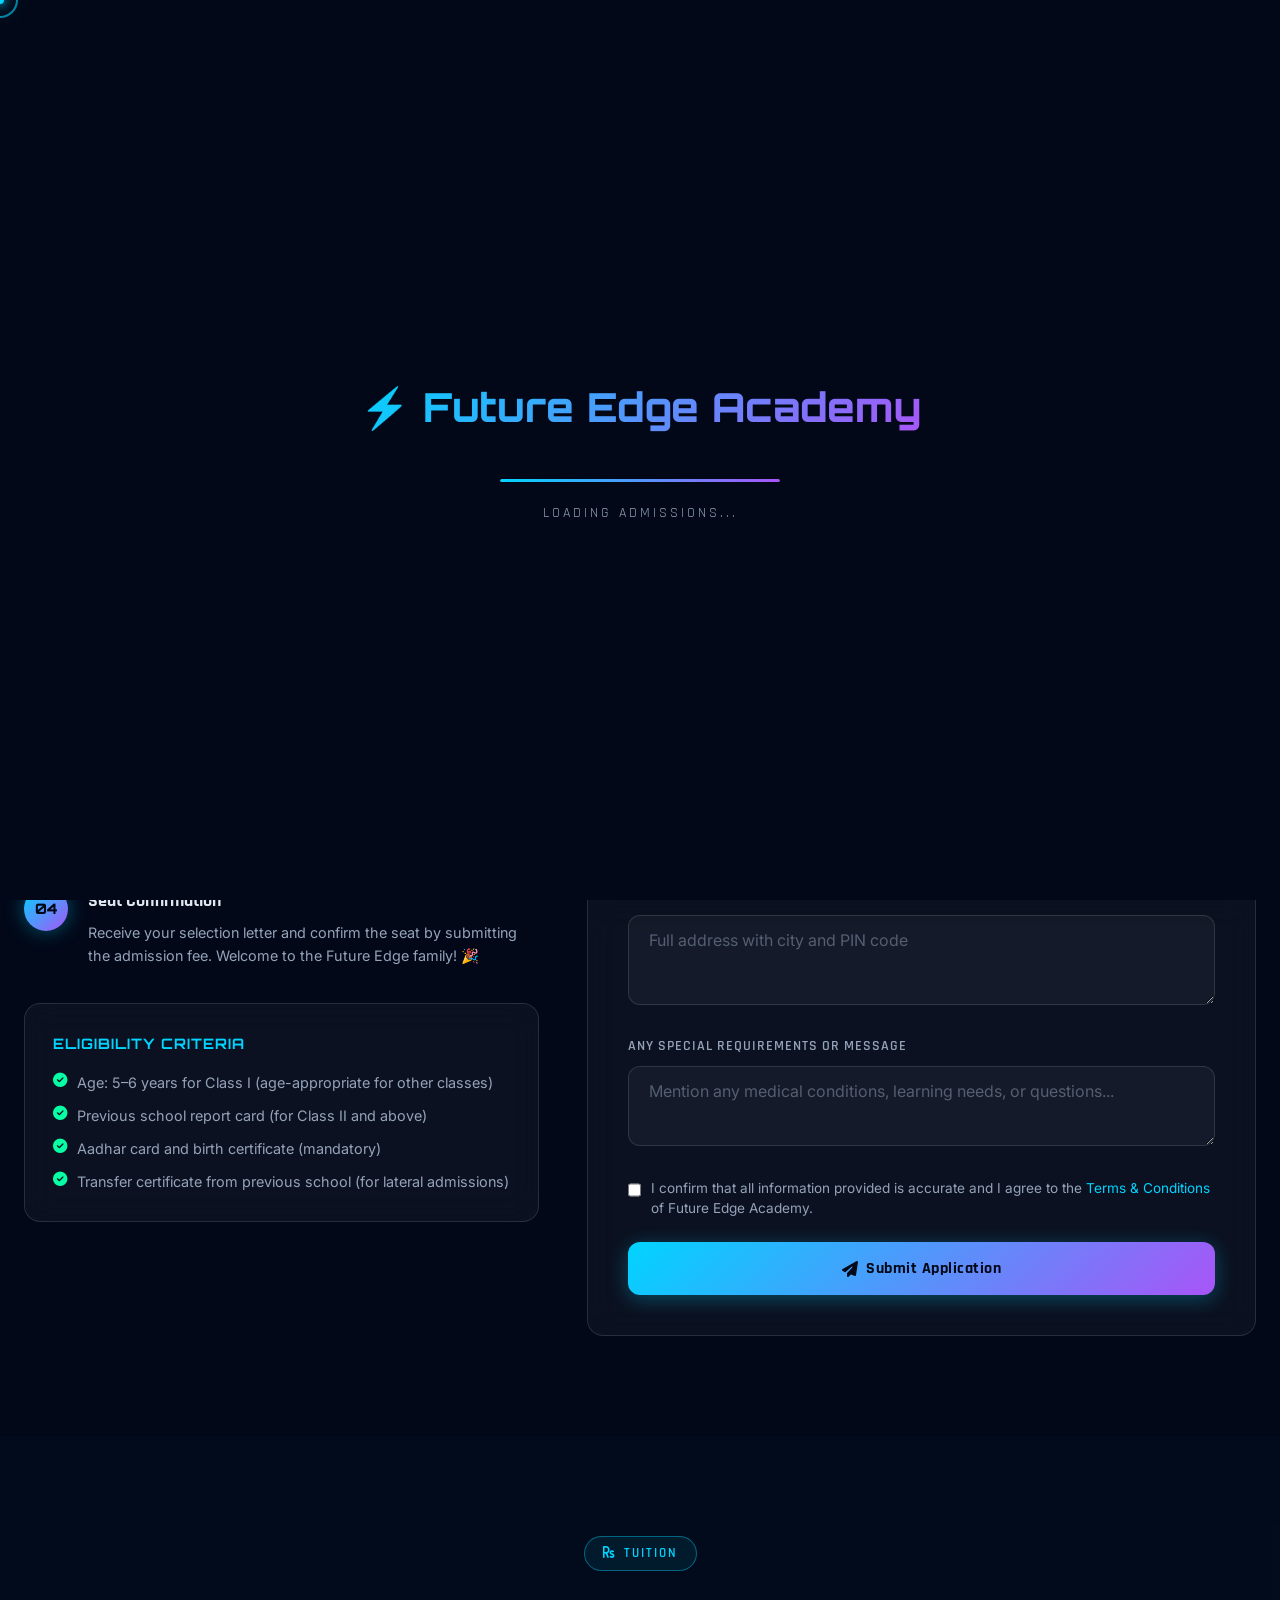
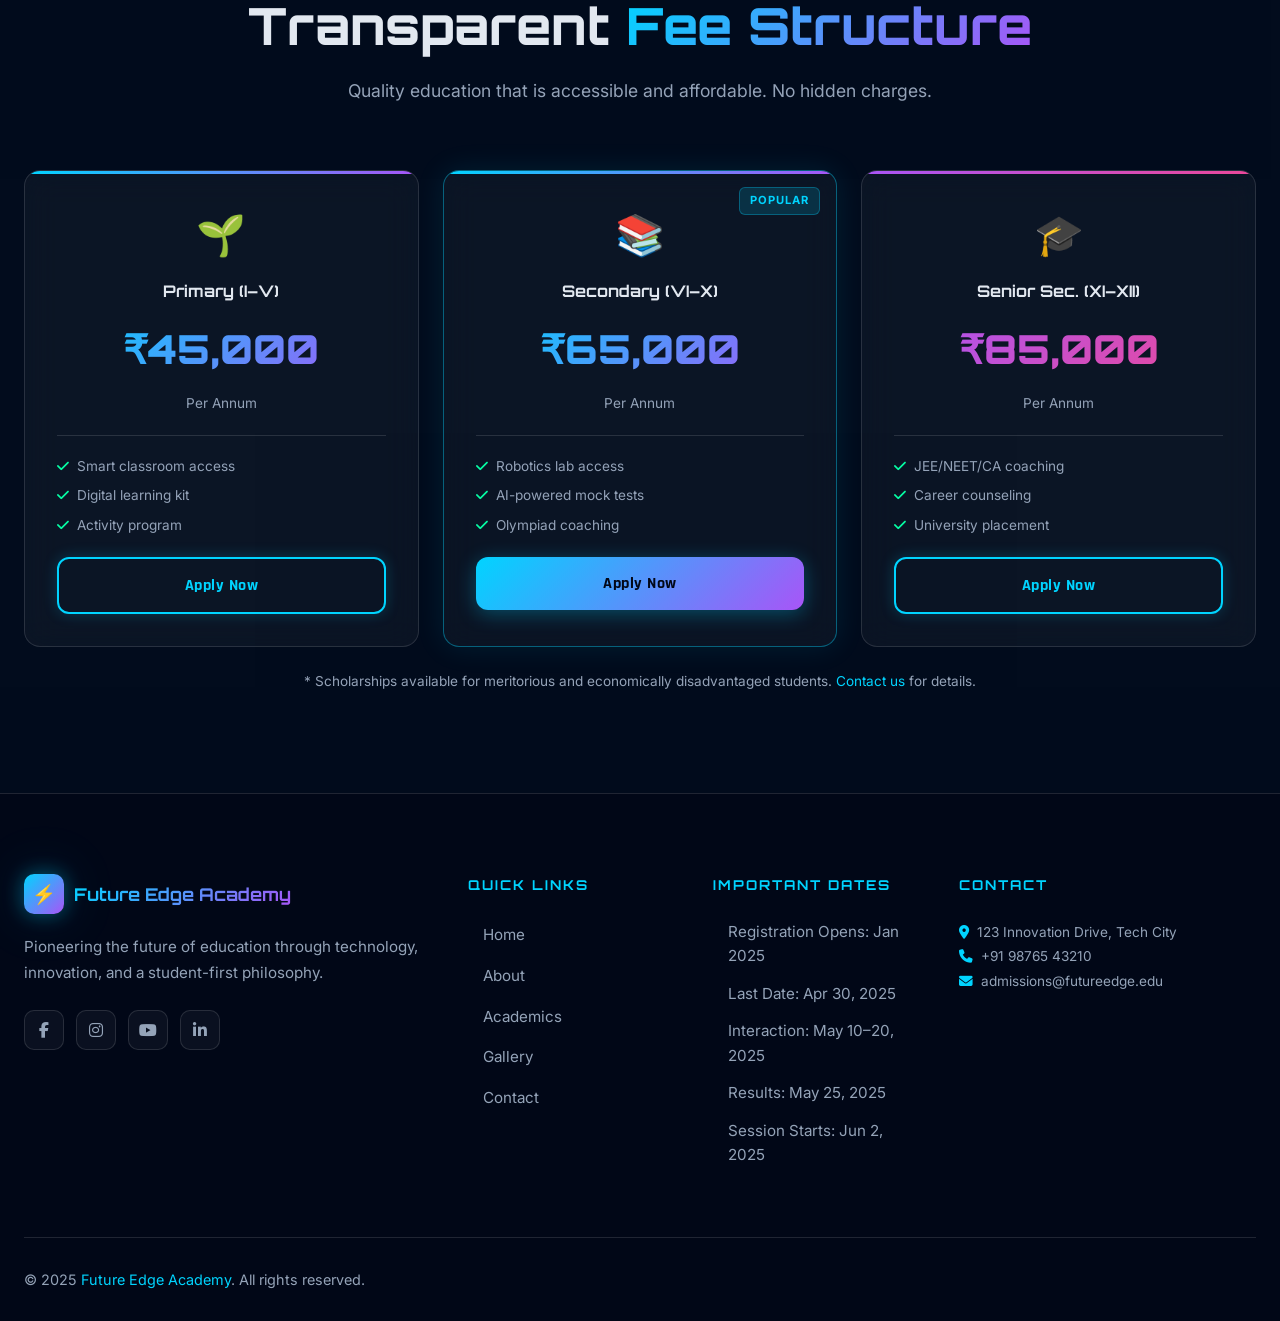
<file: pages/admissions.html>
<!DOCTYPE html>
<html lang="en" data-theme="dark">
<head>
  <meta charset="UTF-8" />
  <meta name="viewport" content="width=device-width, initial-scale=1.0" />
  <meta name="description" content="Apply for admissions at Future Edge Academy. Limited seats available for 2025–26 academic session. Fill out the online application form." />
  <title>Admissions — Future Edge Academy</title>
  <link rel="preconnect" href="https://fonts.googleapis.com" />
  <link rel="preconnect" href="https://fonts.gstatic.com" crossorigin />
  <link href="https://fonts.googleapis.com/css2?family=Orbitron:wght@400;500;600;700;800;900&family=Inter:wght@300;400;500;600;700&family=Rajdhani:wght@400;500;600;700&display=swap" rel="stylesheet" />
  <link rel="stylesheet" href="https://cdnjs.cloudflare.com/ajax/libs/font-awesome/6.5.0/css/all.min.css" crossorigin="anonymous" />
  <link rel="stylesheet" href="../css/style.css" />
  <link rel="stylesheet" href="../css/pages.css" />
</head>
<body>

  <div id="preloader">
    <div class="preloader-logo">⚡ Future Edge Academy</div>
    <div class="preloader-bar"><div class="preloader-progress"></div></div>
    <div class="preloader-text">Loading Admissions...</div>
  </div>

  <div class="page-transition"></div>
  <div class="cursor-dot"></div>
  <div class="cursor-ring"></div>
  <div class="bg-animated"></div>
  <div class="bg-grid"></div>

  <!-- NAVBAR -->
  <nav class="navbar" id="navbar">
    <div class="nav-container">
      <a href="../index.html" class="nav-logo">
        <div class="nav-logo-icon">⚡</div>
        <span class="nav-logo-text">Future Edge</span>
      </a>
      <ul class="nav-links">
        <li><a href="../index.html"   class="nav-link">Home</a></li>
        <li><a href="about.html"      class="nav-link">About</a></li>
        <li><a href="courses.html"    class="nav-link">Academics</a></li>
        <li><a href="admissions.html" class="nav-link active">Admissions</a></li>
        <li><a href="gallery.html"    class="nav-link">Gallery</a></li>
        <li><a href="notice.html"     class="nav-link">News</a></li>
        <li><a href="contact.html"    class="nav-link">Contact</a></li>
      </ul>
      <div class="nav-actions">
        <button class="theme-toggle" id="themeToggle" aria-label="Toggle theme"><i class="fas fa-sun"></i></button>
        <a href="admissions.html" class="btn-nav">Apply Now</a>
        <button class="hamburger" id="hamburger" aria-label="Open menu"><span></span><span></span><span></span></button>
      </div>
    </div>
  </nav>

  <div class="mobile-menu" id="mobileMenu">
    <a href="../index.html"  class="nav-link">Home</a>
    <a href="about.html"     class="nav-link">About</a>
    <a href="courses.html"   class="nav-link">Academics</a>
    <a href="admissions.html" class="nav-link">Admissions</a>
    <a href="gallery.html"   class="nav-link">Gallery</a>
    <a href="notice.html"    class="nav-link">News</a>
    <a href="contact.html"   class="nav-link">Contact</a>
    <a href="admissions.html" class="btn btn-primary" style="margin-top:16px">Apply Now →</a>
  </div>

  <!-- PAGE HERO -->
  <section class="page-hero">
    <div class="hero-bg">
      <div class="hero-orb hero-orb-1"></div>
      <div class="hero-orb hero-orb-2"></div>
    </div>
    <div class="container">
      <div class="section-badge" style="margin-bottom:20px;display:inline-flex;"><i class="fas fa-graduation-cap"></i> Admissions Open 2025–26</div>
      <h1 class="page-hero-title">Begin Your <span class="gradient-text">Journey</span> Here</h1>
      <div class="page-hero-breadcrumb">
        <a href="../index.html">Home</a>
        <i class="fas fa-chevron-right" style="font-size:0.7rem;"></i>
        <span>Admissions</span>
      </div>
    </div>
  </section>

  <!-- ADMISSION SECTION -->
  <section class="section">
    <div class="container">
      <div class="admission-layout">

        <!-- LEFT: Info & Steps -->
        <div>
          <div class="section-badge reveal" style="margin-bottom:20px;"><i class="fas fa-list-ol"></i> How to Apply</div>
          <h2 class="section-title reveal" style="text-align:left;margin-bottom:20px;">Simple <span class="gradient-text">Admission Process</span></h2>
          <p class="reveal" style="color:var(--text-secondary);line-height:1.8;margin-bottom:8px;">Joining Future Edge Academy is simple and transparent. Follow these steps to secure your child's seat at one of India's most innovative schools.</p>

          <div class="steps-list">
            <div class="step-item reveal reveal-delay-1">
              <div class="step-number">01</div>
              <div class="step-content">
                <div class="step-title">Fill the Online Application</div>
                <p class="step-desc">Complete the online application form with student details, preferred class, and parent information. Takes less than 5 minutes.</p>
              </div>
            </div>
            <div class="step-item reveal reveal-delay-2">
              <div class="step-number">02</div>
              <div class="step-content">
                <div class="step-title">Document Verification</div>
                <p class="step-desc">Upload required documents: birth certificate, previous school reports, proof of residence, and passport-size photos.</p>
              </div>
            </div>
            <div class="step-item reveal reveal-delay-3">
              <div class="step-number">03</div>
              <div class="step-content">
                <div class="step-title">Interaction Session</div>
                <p class="step-desc">Attend a brief interaction/assessment session at the campus. It's a friendly conversation, not a formal exam!</p>
              </div>
            </div>
            <div class="step-item reveal reveal-delay-4">
              <div class="step-number">04</div>
              <div class="step-content">
                <div class="step-title">Seat Confirmation</div>
                <p class="step-desc">Receive your selection letter and confirm the seat by submitting the admission fee. Welcome to the Future Edge family! 🎉</p>
              </div>
            </div>
          </div>

          <!-- Eligibility -->
          <div class="glass-card reveal" style="padding:28px;margin-top:8px;">
            <h4 style="font-family:var(--font-display);font-size:0.9rem;color:var(--neon-blue);margin-bottom:16px;letter-spacing:1px;text-transform:uppercase;">Eligibility Criteria</h4>
            <ul style="list-style:none;display:flex;flex-direction:column;gap:10px;">
              <li style="display:flex;gap:10px;align-items:flex-start;font-size:0.9rem;color:var(--text-secondary);"><i class="fas fa-check-circle" style="color:var(--neon-cyan);margin-top:2px;"></i><span>Age: 5–6 years for Class I (age-appropriate for other classes)</span></li>
              <li style="display:flex;gap:10px;align-items:flex-start;font-size:0.9rem;color:var(--text-secondary);"><i class="fas fa-check-circle" style="color:var(--neon-cyan);margin-top:2px;"></i><span>Previous school report card (for Class II and above)</span></li>
              <li style="display:flex;gap:10px;align-items:flex-start;font-size:0.9rem;color:var(--text-secondary);"><i class="fas fa-check-circle" style="color:var(--neon-cyan);margin-top:2px;"></i><span>Aadhar card and birth certificate (mandatory)</span></li>
              <li style="display:flex;gap:10px;align-items:flex-start;font-size:0.9rem;color:var(--text-secondary);"><i class="fas fa-check-circle" style="color:var(--neon-cyan);margin-top:2px;"></i><span>Transfer certificate from previous school (for lateral admissions)</span></li>
            </ul>
          </div>
        </div>

        <!-- RIGHT: Application Form -->
        <div class="glass-card admission-form reveal-right">
          <form id="admissionForm">
            <div class="admission-form-title">Application Form</div>
            <div class="admission-form-subtitle">Academic Year 2025–26 | Seats Filling Fast!</div>

            <div class="form-row">
              <div class="form-group">
                <label class="form-label" for="studentName">Student's Full Name *</label>
                <input type="text" id="studentName" class="form-input" placeholder="Enter full name" required />
              </div>
              <div class="form-group">
                <label class="form-label" for="dob">Date of Birth *</label>
                <input type="date" id="dob" class="form-input" required />
              </div>
            </div>

            <div class="form-row">
              <div class="form-group">
                <label class="form-label" for="gender">Gender *</label>
                <select id="gender" class="form-select" required>
                  <option value="">Select gender</option>
                  <option>Male</option>
                  <option>Female</option>
                  <option>Prefer not to say</option>
                </select>
              </div>
              <div class="form-group">
                <label class="form-label" for="classApplying">Class Applying For *</label>
                <select id="classApplying" class="form-select" required>
                  <option value="">Select class</option>
                  <option>Class I</option>
                  <option>Class II</option>
                  <option>Class III</option>
                  <option>Class IV</option>
                  <option>Class V</option>
                  <option>Class VI</option>
                  <option>Class VII</option>
                  <option>Class VIII</option>
                  <option>Class IX</option>
                  <option>Class X</option>
                  <option>Class XI – Science</option>
                  <option>Class XI – Commerce</option>
                  <option>Class XI – Arts</option>
                </select>
              </div>
            </div>

            <div class="form-group">
              <label class="form-label" for="parentName">Parent / Guardian Name *</label>
              <input type="text" id="parentName" class="form-input" placeholder="Full name" required />
            </div>

            <div class="form-row">
              <div class="form-group">
                <label class="form-label" for="email">Email Address *</label>
                <input type="email" id="email" class="form-input" placeholder="your@email.com" required />
              </div>
              <div class="form-group">
                <label class="form-label" for="phone">Phone Number *</label>
                <input type="tel" id="phone" class="form-input" placeholder="+91 XXXXX XXXXX" required />
              </div>
            </div>

            <div class="form-group">
              <label class="form-label" for="prevSchool">Previous School Name</label>
              <input type="text" id="prevSchool" class="form-input" placeholder="Name of previous/current school" />
            </div>

            <div class="form-group">
              <label class="form-label" for="address">Residential Address *</label>
              <textarea id="address" class="form-textarea" placeholder="Full address with city and PIN code" rows="3" required style="min-height:80px;"></textarea>
            </div>

            <div class="form-group">
              <label class="form-label" for="message">Any Special Requirements or Message</label>
              <textarea id="message" class="form-textarea" placeholder="Mention any medical conditions, learning needs, or questions..." style="min-height:80px;"></textarea>
            </div>

            <div style="display:flex;align-items:flex-start;gap:10px;margin-bottom:24px;">
              <input type="checkbox" id="terms" required style="margin-top:4px;accent-color:var(--neon-blue);width:16px;height:16px;" />
              <label for="terms" style="font-size:0.85rem;color:var(--text-secondary);line-height:1.5;">I confirm that all information provided is accurate and I agree to the <a href="#" style="color:var(--neon-blue)">Terms & Conditions</a> of Future Edge Academy.</label>
            </div>

            <button type="submit" class="btn btn-primary" style="width:100%;justify-content:center;padding:16px;">
              <i class="fas fa-paper-plane"></i> Submit Application
            </button>
          </form>

          <!-- Success Message -->
          <div id="formSuccess" style="display:none;text-align:center;padding:48px 24px;">
            <div style="font-size:4rem;margin-bottom:20px;">🎉</div>
            <h3 style="font-family:var(--font-display);font-size:1.5rem;font-weight:800;color:var(--neon-cyan);margin-bottom:12px;">Application Submitted!</h3>
            <p style="color:var(--text-secondary);line-height:1.7;margin-bottom:24px;">Thank you for applying to Future Edge Academy! Our admissions team will contact you within 2–3 working days to schedule your interaction session.</p>
            <div class="glass-card" style="padding:20px;display:inline-flex;align-items:center;gap:12px;margin-bottom:24px;">
              <i class="fas fa-phone" style="color:var(--neon-blue);font-size:1.2rem;"></i>
              <span style="font-size:0.9rem;color:var(--text-secondary);">For queries: <strong style="color:var(--text-primary);">+91 98765 43210</strong></span>
            </div>
            <br>
            <a href="../index.html" class="btn btn-primary"><i class="fas fa-home"></i> Back to Home</a>
          </div>
        </div>
      </div>
    </div>
  </section>

  <!-- FEE STRUCTURE PREVIEW -->
  <section class="section" style="background:rgba(0,212,255,0.02);">
    <div class="container">
      <div class="section-header">
        <div class="section-badge reveal"><i class="fas fa-rupee-sign"></i> Tuition</div>
        <h2 class="section-title reveal">Transparent <span class="gradient-text">Fee Structure</span></h2>
        <p class="section-subtitle reveal">Quality education that is accessible and affordable. No hidden charges.</p>
      </div>
      <div style="display:grid;grid-template-columns:repeat(3,1fr);gap:24px;" class="fee-grid">
        <div class="glass-card reveal reveal-delay-1" style="padding:32px;text-align:center;position:relative;overflow:hidden;">
          <div style="position:absolute;top:0;left:0;right:0;height:3px;background:var(--gradient-neon);"></div>
          <div style="font-size:2.5rem;margin-bottom:12px;">🌱</div>
          <h4 style="font-family:var(--font-display);font-size:1rem;margin-bottom:8px;">Primary (I–V)</h4>
          <div style="font-family:var(--font-display);font-size:2.5rem;font-weight:900;background:var(--gradient-neon);-webkit-background-clip:text;-webkit-text-fill-color:transparent;background-clip:text;margin:12px 0;">₹45,000</div>
          <div style="color:var(--text-secondary);font-size:0.85rem;">Per Annum</div>
          <div style="border-top:1px solid var(--border-glass);margin:20px 0;padding-top:20px;display:flex;flex-direction:column;gap:8px;text-align:left;">
            <div style="display:flex;gap:8px;align-items:center;font-size:0.85rem;color:var(--text-secondary);"><i class="fas fa-check" style="color:var(--neon-cyan)"></i>Smart classroom access</div>
            <div style="display:flex;gap:8px;align-items:center;font-size:0.85rem;color:var(--text-secondary);"><i class="fas fa-check" style="color:var(--neon-cyan)"></i>Digital learning kit</div>
            <div style="display:flex;gap:8px;align-items:center;font-size:0.85rem;color:var(--text-secondary);"><i class="fas fa-check" style="color:var(--neon-cyan)"></i>Activity program</div>
          </div>
          <a href="#admissionForm" class="btn btn-outline" style="width:100%;justify-content:center;">Apply Now</a>
        </div>
        <div class="glass-card reveal reveal-delay-2" style="padding:32px;text-align:center;position:relative;overflow:hidden;border-color:rgba(0,212,255,0.4);box-shadow:0 0 30px rgba(0,212,255,0.1);">
          <div style="position:absolute;top:0;left:0;right:0;height:3px;background:var(--gradient-neon);"></div>
          <div style="position:absolute;top:16px;right:16px;padding:4px 10px;border-radius:6px;background:rgba(0,212,255,0.15);border:1px solid rgba(0,212,255,0.3);font-size:0.7rem;font-weight:700;color:var(--neon-blue);letter-spacing:1px;">POPULAR</div>
          <div style="font-size:2.5rem;margin-bottom:12px;">📚</div>
          <h4 style="font-family:var(--font-display);font-size:1rem;margin-bottom:8px;">Secondary (VI–X)</h4>
          <div style="font-family:var(--font-display);font-size:2.5rem;font-weight:900;background:var(--gradient-neon);-webkit-background-clip:text;-webkit-text-fill-color:transparent;background-clip:text;margin:12px 0;">₹65,000</div>
          <div style="color:var(--text-secondary);font-size:0.85rem;">Per Annum</div>
          <div style="border-top:1px solid var(--border-glass);margin:20px 0;padding-top:20px;display:flex;flex-direction:column;gap:8px;text-align:left;">
            <div style="display:flex;gap:8px;align-items:center;font-size:0.85rem;color:var(--text-secondary);"><i class="fas fa-check" style="color:var(--neon-cyan)"></i>Robotics lab access</div>
            <div style="display:flex;gap:8px;align-items:center;font-size:0.85rem;color:var(--text-secondary);"><i class="fas fa-check" style="color:var(--neon-cyan)"></i>AI-powered mock tests</div>
            <div style="display:flex;gap:8px;align-items:center;font-size:0.85rem;color:var(--text-secondary);"><i class="fas fa-check" style="color:var(--neon-cyan)"></i>Olympiad coaching</div>
          </div>
          <a href="#admissionForm" class="btn btn-primary" style="width:100%;justify-content:center;">Apply Now</a>
        </div>
        <div class="glass-card reveal reveal-delay-3" style="padding:32px;text-align:center;position:relative;overflow:hidden;">
          <div style="position:absolute;top:0;left:0;right:0;height:3px;background:linear-gradient(135deg,#a855f7,#ec4899);"></div>
          <div style="font-size:2.5rem;margin-bottom:12px;">🎓</div>
          <h4 style="font-family:var(--font-display);font-size:1rem;margin-bottom:8px;">Senior Sec. (XI–XII)</h4>
          <div style="font-family:var(--font-display);font-size:2.5rem;font-weight:900;background:linear-gradient(135deg,#a855f7,#ec4899);-webkit-background-clip:text;-webkit-text-fill-color:transparent;background-clip:text;margin:12px 0;">₹85,000</div>
          <div style="color:var(--text-secondary);font-size:0.85rem;">Per Annum</div>
          <div style="border-top:1px solid var(--border-glass);margin:20px 0;padding-top:20px;display:flex;flex-direction:column;gap:8px;text-align:left;">
            <div style="display:flex;gap:8px;align-items:center;font-size:0.85rem;color:var(--text-secondary);"><i class="fas fa-check" style="color:var(--neon-cyan)"></i>JEE/NEET/CA coaching</div>
            <div style="display:flex;gap:8px;align-items:center;font-size:0.85rem;color:var(--text-secondary);"><i class="fas fa-check" style="color:var(--neon-cyan)"></i>Career counseling</div>
            <div style="display:flex;gap:8px;align-items:center;font-size:0.85rem;color:var(--text-secondary);"><i class="fas fa-check" style="color:var(--neon-cyan)"></i>University placement</div>
          </div>
          <a href="#admissionForm" class="btn btn-outline" style="width:100%;justify-content:center;">Apply Now</a>
        </div>
      </div>
      <p style="text-align:center;color:var(--text-secondary);font-size:0.85rem;margin-top:24px;">* Scholarships available for meritorious and economically disadvantaged students. <a href="contact.html" style="color:var(--neon-blue);">Contact us</a> for details.</p>
    </div>
  </section>

  <!-- FOOTER -->
  <footer class="footer">
    <div class="container">
      <div class="footer-grid">
        <div class="footer-brand">
          <a href="../index.html" class="nav-logo"><div class="nav-logo-icon">⚡</div><span class="nav-logo-text">Future Edge Academy</span></a>
          <p class="footer-desc">Pioneering the future of education through technology, innovation, and a student-first philosophy.</p>
          <div class="social-links">
            <a href="#" class="social-link"><i class="fab fa-facebook-f"></i></a>
            <a href="#" class="social-link"><i class="fab fa-instagram"></i></a>
            <a href="#" class="social-link"><i class="fab fa-youtube"></i></a>
            <a href="#" class="social-link"><i class="fab fa-linkedin-in"></i></a>
          </div>
        </div>
        <div><h4 class="footer-heading">Quick Links</h4>
          <ul class="footer-links">
            <li><a href="../index.html">Home</a></li>
            <li><a href="about.html">About</a></li>
            <li><a href="courses.html">Academics</a></li>
            <li><a href="gallery.html">Gallery</a></li>
            <li><a href="contact.html">Contact</a></li>
          </ul>
        </div>
        <div><h4 class="footer-heading">Important Dates</h4>
          <ul class="footer-links">
            <li><a href="#">Registration Opens: Jan 2025</a></li>
            <li><a href="#">Last Date: Apr 30, 2025</a></li>
            <li><a href="#">Interaction: May 10–20, 2025</a></li>
            <li><a href="#">Results: May 25, 2025</a></li>
            <li><a href="#">Session Starts: Jun 2, 2025</a></li>
          </ul>
        </div>
        <div><h4 class="footer-heading">Contact</h4>
          <p style="color:var(--text-secondary);font-size:0.85rem;line-height:1.8;"><i class="fas fa-map-marker-alt" style="color:var(--neon-blue);margin-right:8px;"></i>123 Innovation Drive, Tech City<br><i class="fas fa-phone" style="color:var(--neon-blue);margin-right:8px;"></i>+91 98765 43210<br><i class="fas fa-envelope" style="color:var(--neon-blue);margin-right:8px;"></i>admissions@futureedge.edu</p>
        </div>
      </div>
      <div class="footer-bottom">
        <p class="footer-copy">© 2025 <span>Future Edge Academy</span>. All rights reserved.</p>
      </div>
    </div>
  </footer>

  <button class="scroll-top" id="scrollTop" aria-label="Scroll to top"><i class="fas fa-chevron-up"></i></button>
  <style>
    @media (max-width:768px){ .fee-grid{grid-template-columns:1fr !important;} }
  </style>
  <script src="../js/main.js" defer></script>
</body>
</html>
</file>
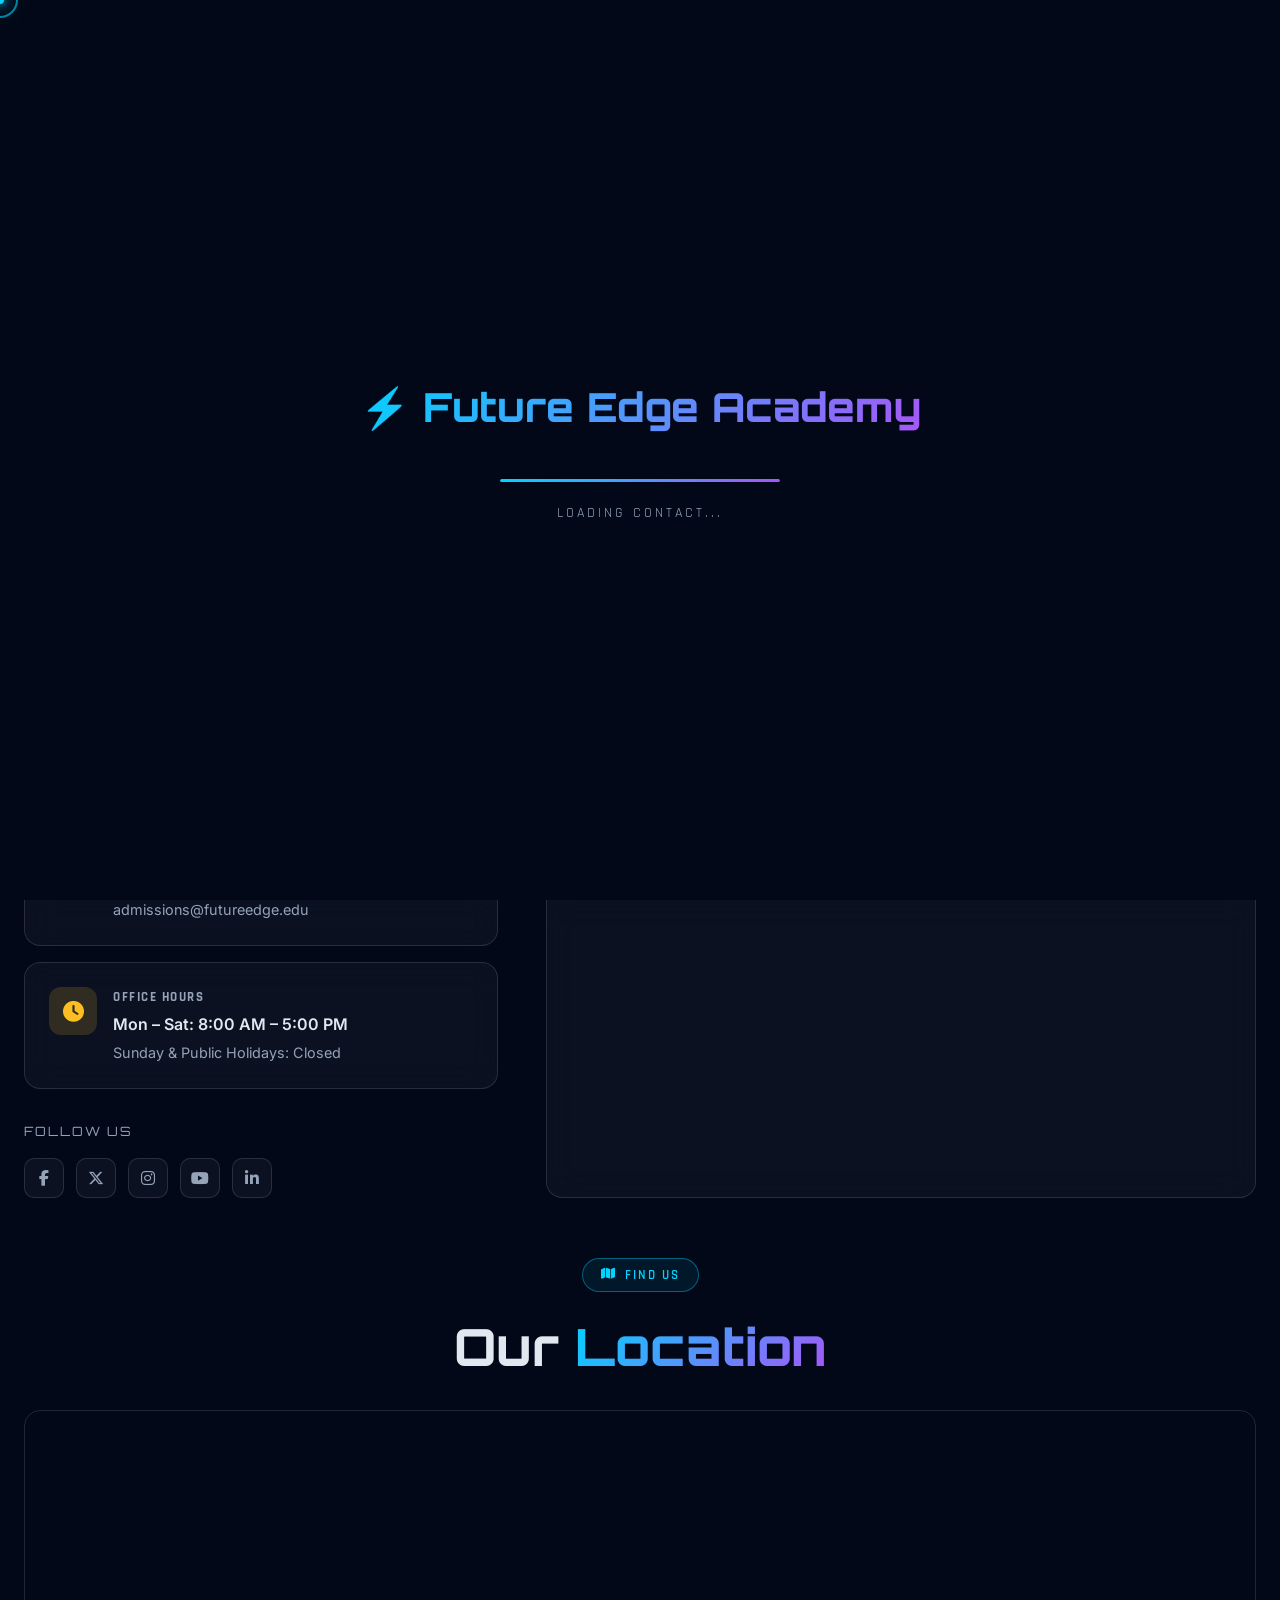
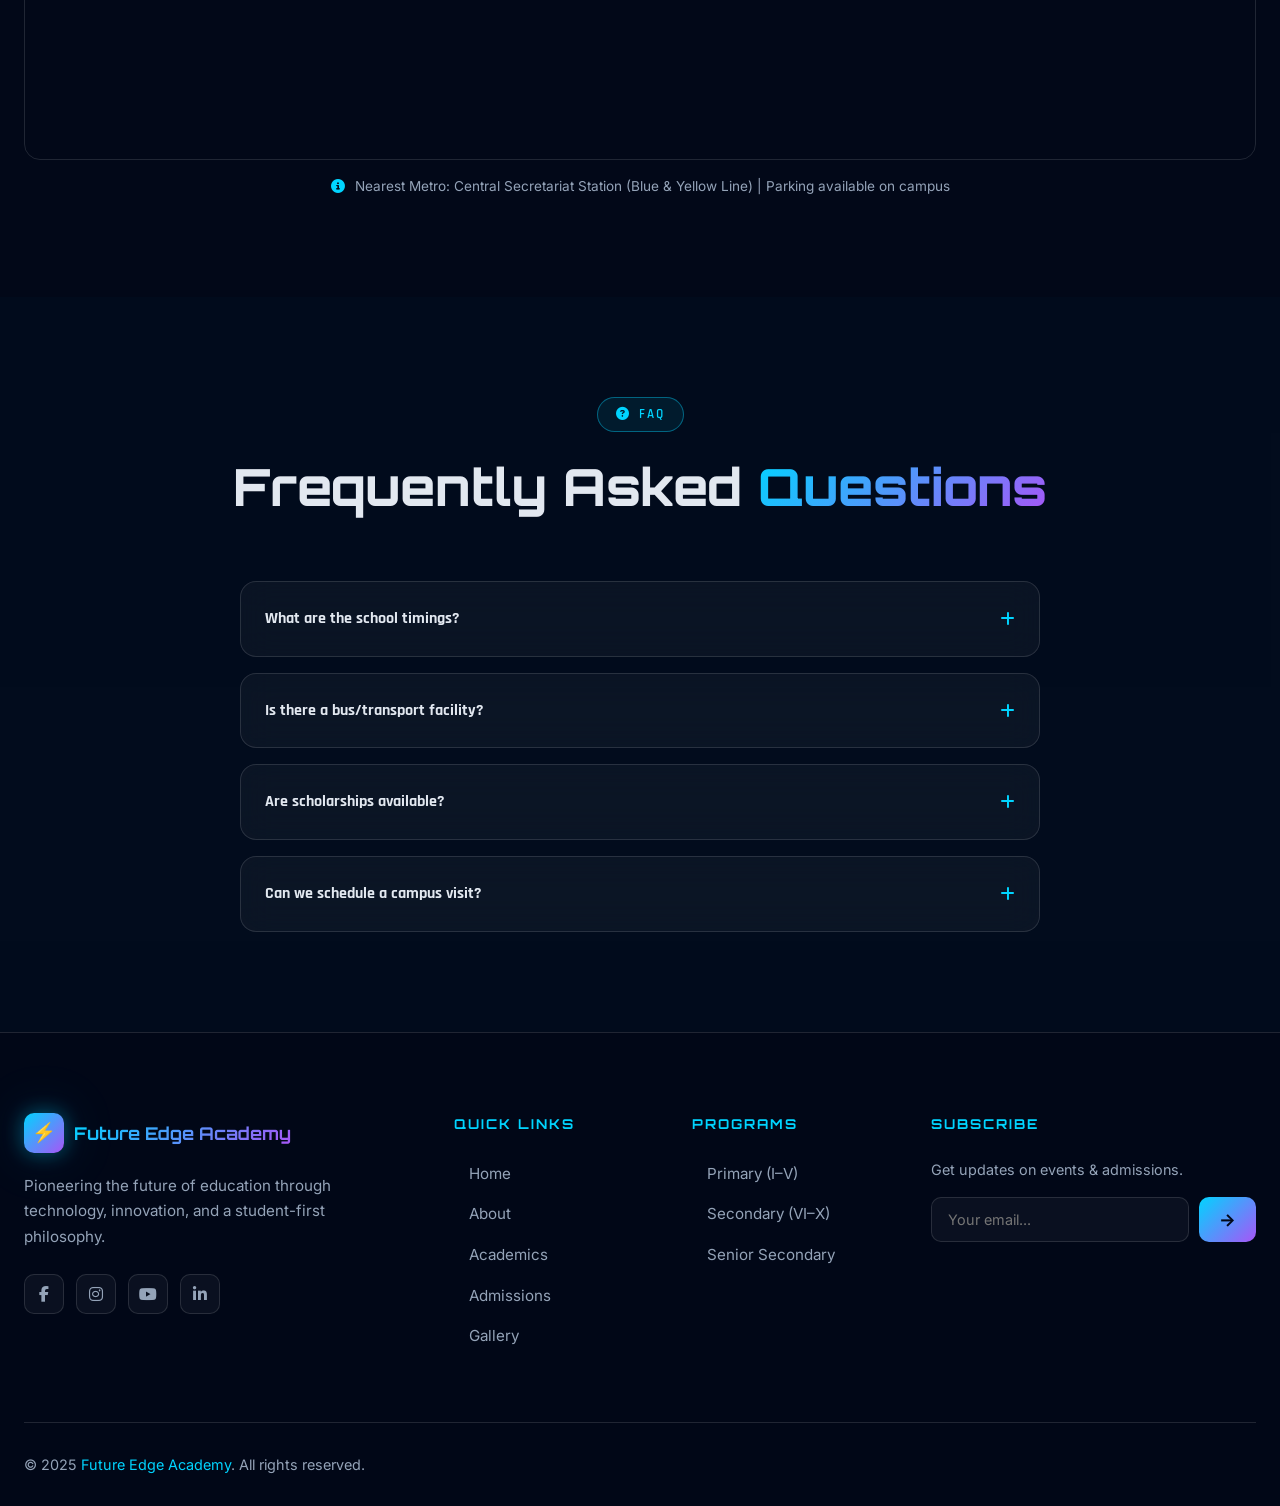
<file: pages/contact.html>
<!DOCTYPE html>
<html lang="en" data-theme="dark">
<head>
  <meta charset="UTF-8" />
  <meta name="viewport" content="width=device-width, initial-scale=1.0" />
  <meta name="description" content="Contact Future Edge Academy — reach us by phone, email, or visit us at our campus. Find directions and our Google Map location." />
  <title>Contact Us — Future Edge Academy</title>
  <link rel="preconnect" href="https://fonts.googleapis.com" />
  <link rel="preconnect" href="https://fonts.gstatic.com" crossorigin />
  <link href="https://fonts.googleapis.com/css2?family=Orbitron:wght@400;500;600;700;800;900&family=Inter:wght@300;400;500;600;700&family=Rajdhani:wght@400;500;600;700&display=swap" rel="stylesheet" />
  <link rel="stylesheet" href="https://cdnjs.cloudflare.com/ajax/libs/font-awesome/6.5.0/css/all.min.css" crossorigin="anonymous" />
  <link rel="stylesheet" href="../css/style.css" />
  <link rel="stylesheet" href="../css/pages.css" />
</head>
<body>

  <div id="preloader">
    <div class="preloader-logo">⚡ Future Edge Academy</div>
    <div class="preloader-bar"><div class="preloader-progress"></div></div>
    <div class="preloader-text">Loading Contact...</div>
  </div>

  <div class="page-transition"></div>
  <div class="cursor-dot"></div>
  <div class="cursor-ring"></div>
  <div class="bg-animated"></div>
  <div class="bg-grid"></div>

  <!-- NAVBAR -->
  <nav class="navbar" id="navbar">
    <div class="nav-container">
      <a href="../index.html" class="nav-logo">
        <div class="nav-logo-icon">⚡</div>
        <span class="nav-logo-text">Future Edge</span>
      </a>
      <ul class="nav-links">
        <li><a href="../index.html"   class="nav-link">Home</a></li>
        <li><a href="about.html"      class="nav-link">About</a></li>
        <li><a href="courses.html"    class="nav-link">Academics</a></li>
        <li><a href="admissions.html" class="nav-link">Admissions</a></li>
        <li><a href="gallery.html"    class="nav-link">Gallery</a></li>
        <li><a href="notice.html"     class="nav-link">News</a></li>
        <li><a href="contact.html"    class="nav-link active">Contact</a></li>
      </ul>
      <div class="nav-actions">
        <button class="theme-toggle" id="themeToggle" aria-label="Toggle theme"><i class="fas fa-sun"></i></button>
        <a href="admissions.html" class="btn-nav">Apply Now</a>
        <button class="hamburger" id="hamburger" aria-label="Open menu"><span></span><span></span><span></span></button>
      </div>
    </div>
  </nav>

  <div class="mobile-menu" id="mobileMenu">
    <a href="../index.html"  class="nav-link">Home</a>
    <a href="about.html"     class="nav-link">About</a>
    <a href="courses.html"   class="nav-link">Academics</a>
    <a href="admissions.html" class="nav-link">Admissions</a>
    <a href="gallery.html"   class="nav-link">Gallery</a>
    <a href="notice.html"    class="nav-link">News</a>
    <a href="contact.html"   class="nav-link">Contact</a>
    <a href="admissions.html" class="btn btn-primary" style="margin-top:16px">Apply Now →</a>
  </div>

  <!-- PAGE HERO -->
  <section class="page-hero">
    <div class="hero-bg">
      <div class="hero-orb hero-orb-1"></div>
      <div class="hero-orb hero-orb-2"></div>
    </div>
    <div class="container">
      <div class="section-badge" style="margin-bottom:20px;display:inline-flex;"><i class="fas fa-envelope"></i> Get in Touch</div>
      <h1 class="page-hero-title">Contact <span class="gradient-text">Future Edge Academy</span></h1>
      <div class="page-hero-breadcrumb">
        <a href="../index.html">Home</a>
        <i class="fas fa-chevron-right" style="font-size:0.7rem;"></i>
        <span>Contact</span>
      </div>
    </div>
  </section>

  <!-- CONTACT SECTION -->
  <section class="section">
    <div class="container">
      <div class="contact-layout">

        <!-- LEFT: Contact Info -->
        <div>
          <div class="section-badge reveal" style="margin-bottom:20px;"><i class="fas fa-info-circle"></i> Our Details</div>
          <h2 class="section-title reveal" style="text-align:left;margin-bottom:20px;">We'd Love to <span class="gradient-text">Hear From You</span></h2>
          <p class="reveal" style="color:var(--text-secondary);line-height:1.8;margin-bottom:32px;">Whether you have questions about admissions, academics, campus tours, or just want to say hello — our team is always here to help you.</p>

          <div class="contact-info-cards">
            <div class="glass-card contact-card reveal reveal-delay-1">
              <div class="contact-card-icon icon-blue">
                <i class="fas fa-map-marker-alt"></i>
              </div>
              <div>
                <div class="contact-card-label">Our Location</div>
                <div class="contact-card-value">123 Innovation Drive, Sector 14<br>Tech City, New Delhi – 110001</div>
              </div>
            </div>

            <div class="glass-card contact-card reveal reveal-delay-2">
              <div class="contact-card-icon icon-purple">
                <i class="fas fa-phone-alt"></i>
              </div>
              <div>
                <div class="contact-card-label">Phone Numbers</div>
                <div class="contact-card-value">+91 98765 43210 (Main)</div>
                <div style="font-size:0.9rem;color:var(--text-secondary);margin-top:4px;">+91 87654 32101 (Admissions)</div>
              </div>
            </div>

            <div class="glass-card contact-card reveal reveal-delay-3">
              <div class="contact-card-icon icon-cyan">
                <i class="fas fa-envelope"></i>
              </div>
              <div>
                <div class="contact-card-label">Email Addresses</div>
                <div class="contact-card-value">info@futureedge.edu</div>
                <div style="font-size:0.9rem;color:var(--text-secondary);margin-top:4px;">admissions@futureedge.edu</div>
              </div>
            </div>

            <div class="glass-card contact-card reveal reveal-delay-4">
              <div class="contact-card-icon icon-yellow" style="background:rgba(251,191,36,0.15);border-color:rgba(251,191,36,0.3);">
                <i class="fas fa-clock" style="color:#fbbf24;"></i>
              </div>
              <div>
                <div class="contact-card-label">Office Hours</div>
                <div class="contact-card-value">Mon – Sat: 8:00 AM – 5:00 PM</div>
                <div style="font-size:0.9rem;color:var(--text-secondary);margin-top:4px;">Sunday & Public Holidays: Closed</div>
              </div>
            </div>
          </div>

          <!-- Social -->
          <div class="reveal" style="margin-top:32px;">
            <div style="font-family:var(--font-display);font-size:0.8rem;letter-spacing:2px;color:var(--text-secondary);text-transform:uppercase;margin-bottom:16px;">Follow Us</div>
            <div class="social-links">
              <a href="#" class="social-link" aria-label="Facebook"><i class="fab fa-facebook-f"></i></a>
              <a href="#" class="social-link" aria-label="X (Twitter)"><i class="fab fa-x-twitter"></i></a>
              <a href="#" class="social-link" aria-label="Instagram"><i class="fab fa-instagram"></i></a>
              <a href="#" class="social-link" aria-label="YouTube"><i class="fab fa-youtube"></i></a>
              <a href="#" class="social-link" aria-label="LinkedIn"><i class="fab fa-linkedin-in"></i></a>
            </div>
          </div>
        </div>

        <!-- RIGHT: Contact Form -->
        <div class="glass-card contact-form-wrap reveal-right">
          <div class="admission-form-title">Send Us a Message</div>
          <div class="admission-form-subtitle" style="margin-bottom:32px;">We typically respond within 24 hours on working days.</div>

          <form id="contactForm">
            <div class="form-row">
              <div class="form-group">
                <label class="form-label" for="contactName">Your Name *</label>
                <input type="text" id="contactName" class="form-input" placeholder="Full name" required />
              </div>
              <div class="form-group">
                <label class="form-label" for="contactEmail">Email Address *</label>
                <input type="email" id="contactEmail" class="form-input" placeholder="your@email.com" required />
              </div>
            </div>

            <div class="form-row">
              <div class="form-group">
                <label class="form-label" for="contactPhone">Phone Number</label>
                <input type="tel" id="contactPhone" class="form-input" placeholder="+91 XXXXX XXXXX" />
              </div>
              <div class="form-group">
                <label class="form-label" for="contactSubject">Subject *</label>
                <select id="contactSubject" class="form-select" required>
                  <option value="">Select a topic</option>
                  <option>Admissions Inquiry</option>
                  <option>Academic Programs</option>
                  <option>Campus Visit</option>
                  <option>Fee Structure</option>
                  <option>Transport Facility</option>
                  <option>Scholarships</option>
                  <option>Other</option>
                </select>
              </div>
            </div>

            <div class="form-group">
              <label class="form-label" for="contactMsg">Your Message *</label>
              <textarea id="contactMsg" class="form-textarea" placeholder="Write your message here..." required></textarea>
            </div>

            <button type="submit" class="btn btn-primary" style="width:100%;justify-content:center;padding:16px;">
              <i class="fas fa-paper-plane"></i> Send Message
            </button>
          </form>
        </div>

      </div>

      <!-- Google Map Embed -->
      <div class="reveal" style="margin-top:60px;">
        <div class="section-header" style="margin-bottom:32px;">
          <div class="section-badge"><i class="fas fa-map"></i> Find Us</div>
          <h3 class="section-title">Our <span class="gradient-text">Location</span></h3>
        </div>
        <div class="map-wrap">
          <!-- Using Delhi coordinates as dummy location -->
          <iframe
            src="https://www.google.com/maps/embed?pb=!1m18!1m12!1m3!1d3501.9076929413407!2d77.20659901508231!3d28.63262398241913!2m3!1f0!2f0!3f0!3m2!1i1024!2i768!4f13.1!3m3!1m2!1s0x390cfd5b347eb62d%3A0x37205b715389640!2sIndia%20Gate!5e0!3m2!1sen!2sin!4v1620000000000!5m2!1sen!2sin"
            allowfullscreen=""
            loading="lazy"
            referrerpolicy="no-referrer-when-downgrade"
            title="Future Edge Academy Location — New Delhi"
            style="border:0;"
          ></iframe>
        </div>
        <p style="text-align:center;color:var(--text-secondary);font-size:0.85rem;margin-top:16px;">
          <i class="fas fa-info-circle" style="color:var(--neon-blue);margin-right:6px;"></i>
          Nearest Metro: Central Secretariat Station (Blue & Yellow Line) | Parking available on campus
        </p>
      </div>
    </div>
  </section>

  <!-- FAQ -->
  <section class="section" style="background:rgba(0,212,255,0.02);">
    <div class="container">
      <div class="section-header">
        <div class="section-badge reveal"><i class="fas fa-question-circle"></i> FAQ</div>
        <h2 class="section-title reveal">Frequently Asked <span class="gradient-text">Questions</span></h2>
      </div>
      <div style="max-width:800px;margin:0 auto;display:flex;flex-direction:column;gap:16px;">
        <div class="glass-card reveal reveal-delay-1" style="padding:24px;cursor:pointer;" onclick="this.querySelector('.faq-answer').style.display=this.querySelector('.faq-answer').style.display==='block'?'none':'block';this.querySelector('.faq-icon').style.transform=this.querySelector('.faq-answer').style.display==='block'?'rotate(45deg)':'rotate(0deg)';">
          <div style="display:flex;justify-content:space-between;align-items:center;">
            <div style="font-family:var(--font-accent);font-size:1rem;font-weight:700;">What are the school timings?</div>
            <i class="fas fa-plus faq-icon" style="color:var(--neon-blue);transition:transform 0.3s;flex-shrink:0;"></i>
          </div>
          <div class="faq-answer" style="display:none;margin-top:12px;color:var(--text-secondary);font-size:0.9rem;line-height:1.7;">School hours are Monday to Saturday from 8:00 AM to 2:30 PM for all classes. Extra-curricular and coaching sessions may extend until 5:30 PM.</div>
        </div>
        <div class="glass-card reveal reveal-delay-2" style="padding:24px;cursor:pointer;" onclick="this.querySelector('.faq-answer').style.display=this.querySelector('.faq-answer').style.display==='block'?'none':'block';this.querySelector('.faq-icon').style.transform=this.querySelector('.faq-answer').style.display==='block'?'rotate(45deg)':'rotate(0deg)';">
          <div style="display:flex;justify-content:space-between;align-items:center;">
            <div style="font-family:var(--font-accent);font-size:1rem;font-weight:700;">Is there a bus/transport facility?</div>
            <i class="fas fa-plus faq-icon" style="color:var(--neon-blue);transition:transform 0.3s;flex-shrink:0;"></i>
          </div>
          <div class="faq-answer" style="display:none;margin-top:12px;color:var(--text-secondary);font-size:0.9rem;line-height:1.7;">Yes! We operate 20+ GPS-tracked school buses covering all major areas of the city. Transport is optional and billed separately. Contact us for route details.</div>
        </div>
        <div class="glass-card reveal reveal-delay-3" style="padding:24px;cursor:pointer;" onclick="this.querySelector('.faq-answer').style.display=this.querySelector('.faq-answer').style.display==='block'?'none':'block';this.querySelector('.faq-icon').style.transform=this.querySelector('.faq-answer').style.display==='block'?'rotate(45deg)':'rotate(0deg)';">
          <div style="display:flex;justify-content:space-between;align-items:center;">
            <div style="font-family:var(--font-accent);font-size:1rem;font-weight:700;">Are scholarships available?</div>
            <i class="fas fa-plus faq-icon" style="color:var(--neon-blue);transition:transform 0.3s;flex-shrink:0;"></i>
          </div>
          <div class="faq-answer" style="display:none;margin-top:12px;color:var(--text-secondary);font-size:0.9rem;line-height:1.7;">Yes. We offer merit scholarships (up to 100% fee waiver) for top academic performers and need-based scholarships for economically weaker families. Apply during admissions.</div>
        </div>
        <div class="glass-card reveal reveal-delay-4" style="padding:24px;cursor:pointer;" onclick="this.querySelector('.faq-answer').style.display=this.querySelector('.faq-answer').style.display==='block'?'none':'block';this.querySelector('.faq-icon').style.transform=this.querySelector('.faq-answer').style.display==='block'?'rotate(45deg)':'rotate(0deg)';">
          <div style="display:flex;justify-content:space-between;align-items:center;">
            <div style="font-family:var(--font-accent);font-size:1rem;font-weight:700;">Can we schedule a campus visit?</div>
            <i class="fas fa-plus faq-icon" style="color:var(--neon-blue);transition:transform 0.3s;flex-shrink:0;"></i>
          </div>
          <div class="faq-answer" style="display:none;margin-top:12px;color:var(--text-secondary);font-size:0.9rem;line-height:1.7;">Absolutely! Campus tours are available on weekdays from 10 AM to 1 PM. Please fill out the contact form or call us to schedule your visit.</div>
        </div>
      </div>
    </div>
  </section>

  <!-- FOOTER -->
  <footer class="footer">
    <div class="container">
      <div class="footer-grid">
        <div class="footer-brand">
          <a href="../index.html" class="nav-logo"><div class="nav-logo-icon">⚡</div><span class="nav-logo-text">Future Edge Academy</span></a>
          <p class="footer-desc">Pioneering the future of education through technology, innovation, and a student-first philosophy.</p>
          <div class="social-links">
            <a href="#" class="social-link"><i class="fab fa-facebook-f"></i></a>
            <a href="#" class="social-link"><i class="fab fa-instagram"></i></a>
            <a href="#" class="social-link"><i class="fab fa-youtube"></i></a>
            <a href="#" class="social-link"><i class="fab fa-linkedin-in"></i></a>
          </div>
        </div>
        <div><h4 class="footer-heading">Quick Links</h4>
          <ul class="footer-links">
            <li><a href="../index.html">Home</a></li>
            <li><a href="about.html">About</a></li>
            <li><a href="courses.html">Academics</a></li>
            <li><a href="admissions.html">Admissions</a></li>
            <li><a href="gallery.html">Gallery</a></li>
          </ul>
        </div>
        <div><h4 class="footer-heading">Programs</h4>
          <ul class="footer-links">
            <li><a href="courses.html">Primary (I–V)</a></li>
            <li><a href="courses.html">Secondary (VI–X)</a></li>
            <li><a href="courses.html">Senior Secondary</a></li>
          </ul>
        </div>
        <div><h4 class="footer-heading">Subscribe</h4>
          <p style="color:var(--text-secondary);font-size:0.9rem;margin-bottom:16px;line-height:1.6;">Get updates on events & admissions.</p>
          <form class="newsletter-form" id="newsletterForm">
            <input type="email" class="newsletter-input" placeholder="Your email..." required />
            <button type="submit" class="newsletter-btn">→</button>
          </form>
        </div>
      </div>
      <div class="footer-bottom">
        <p class="footer-copy">© 2025 <span>Future Edge Academy</span>. All rights reserved.</p>
      </div>
    </div>
  </footer>

  <button class="scroll-top" id="scrollTop" aria-label="Scroll to top"><i class="fas fa-chevron-up"></i></button>
  <script src="../js/main.js" defer></script>
</body>
</html>
</file>
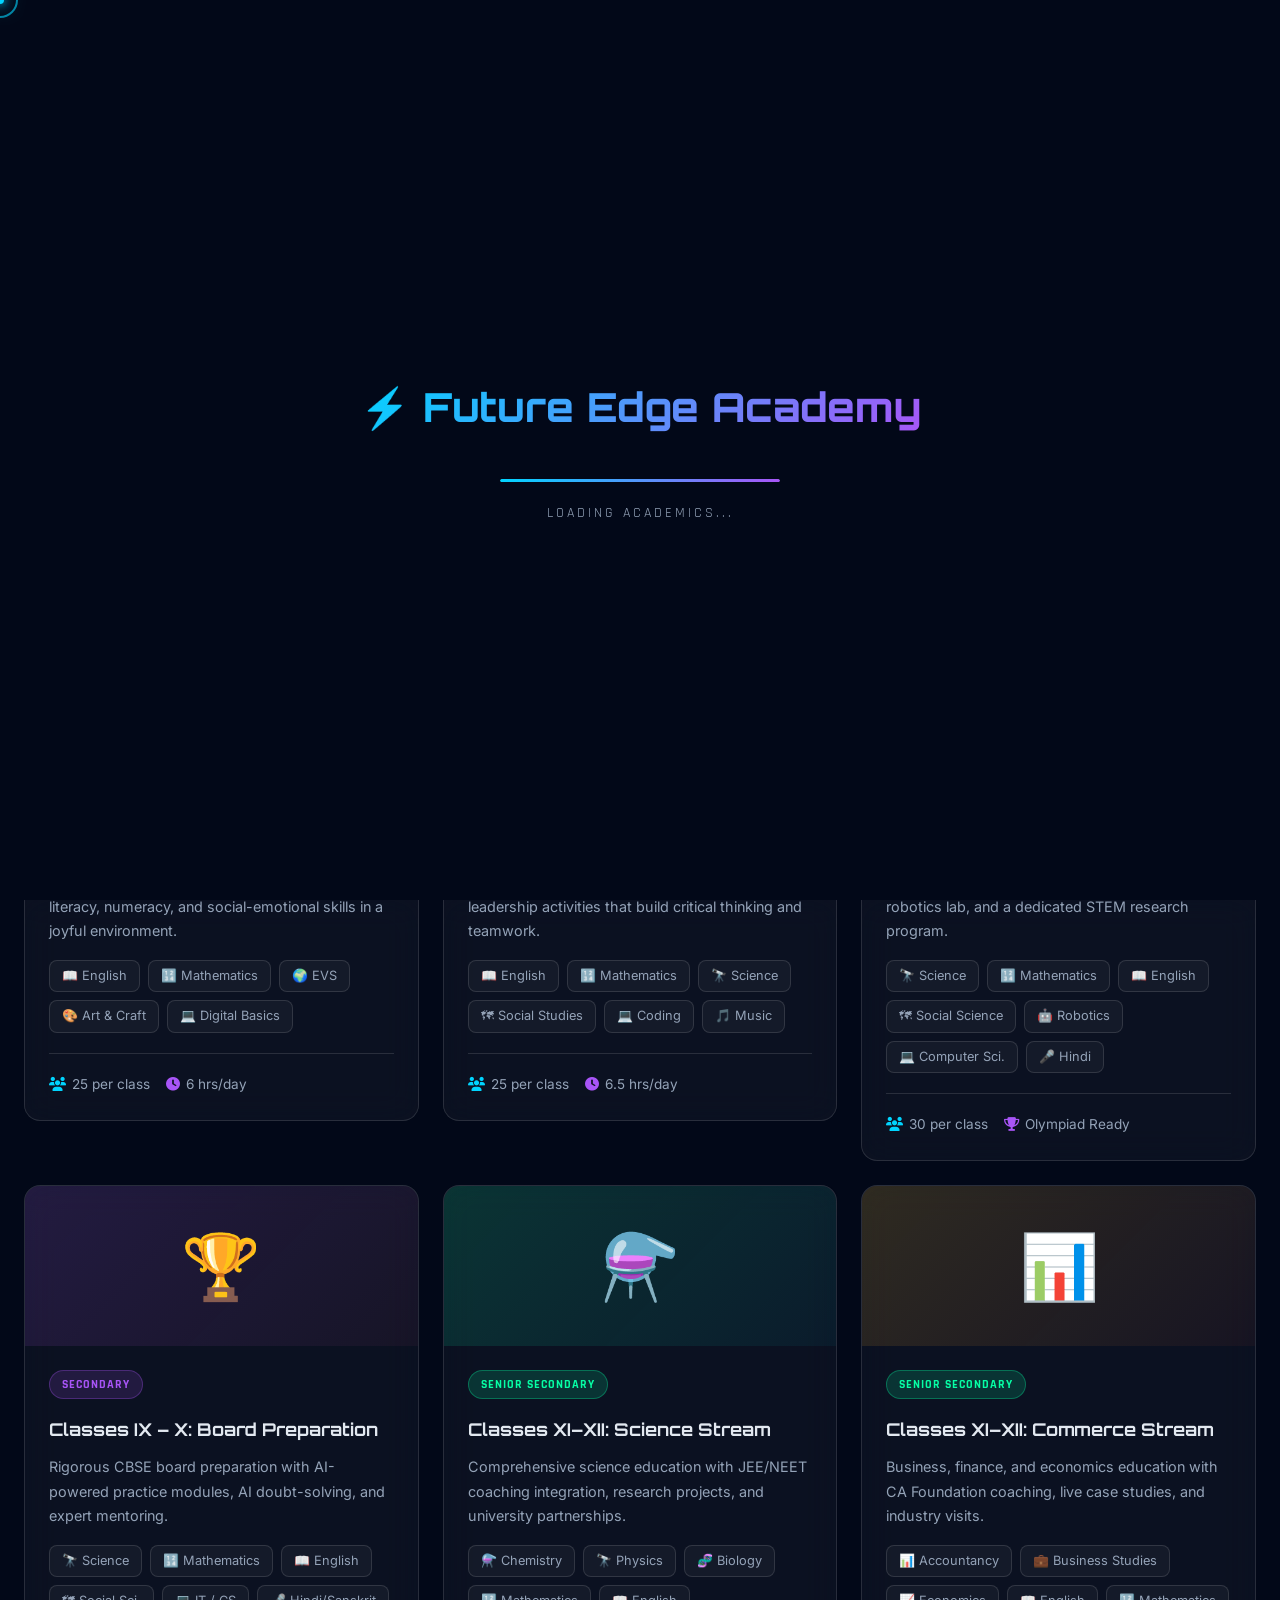
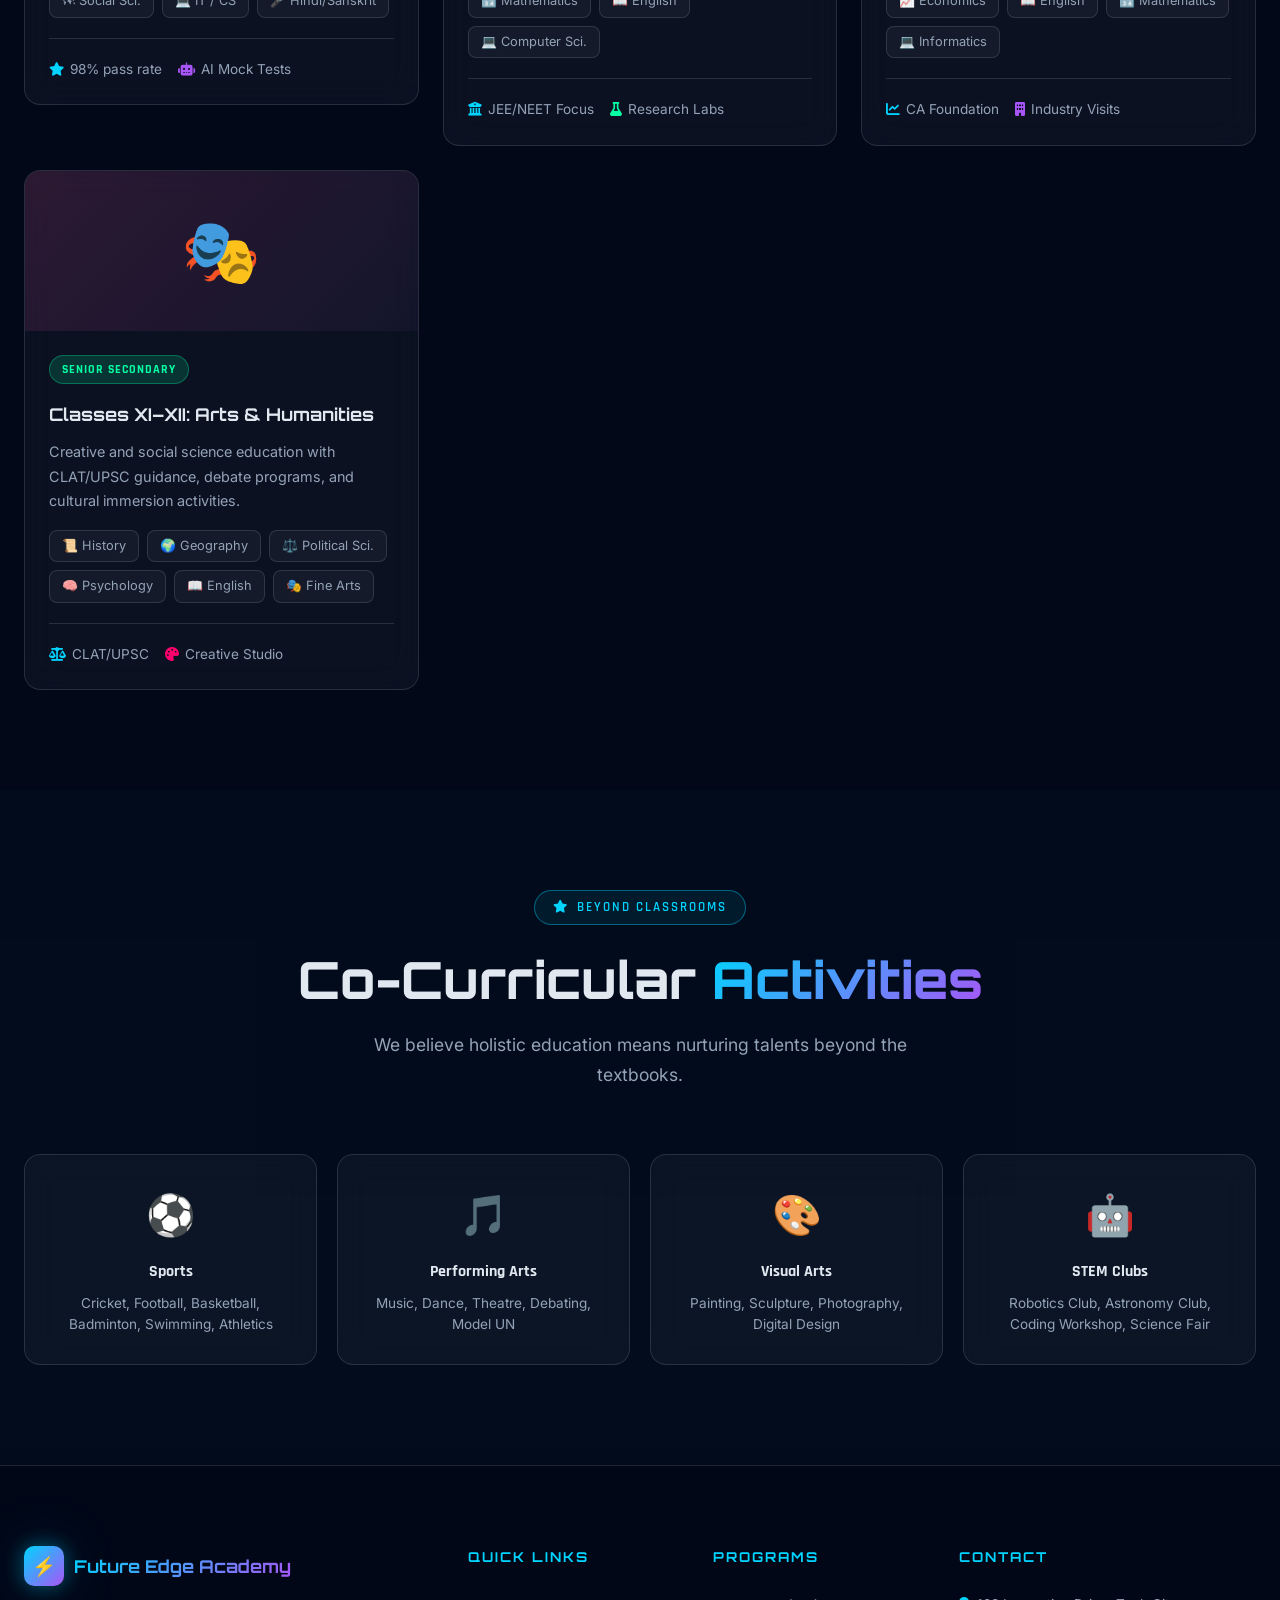
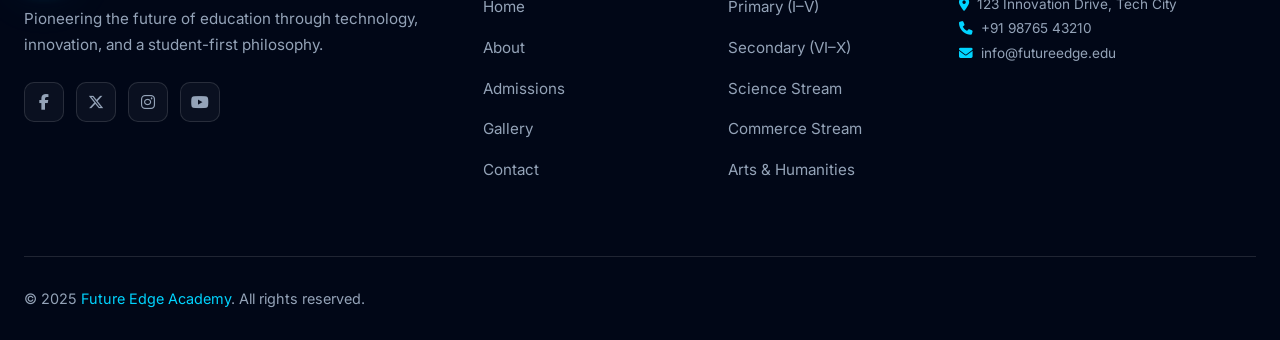
<file: pages/courses.html>
<!DOCTYPE html>
<html lang="en" data-theme="dark">
<head>
  <meta charset="UTF-8" />
  <meta name="viewport" content="width=device-width, initial-scale=1.0" />
  <meta name="description" content="Explore academic programs at Future Edge Academy — Primary, Secondary & Senior Secondary with CBSE curriculum, AI tools, and expert faculty." />
  <title>Academics — Future Edge Academy</title>
  <link rel="preconnect" href="https://fonts.googleapis.com" />
  <link rel="preconnect" href="https://fonts.gstatic.com" crossorigin />
  <link href="https://fonts.googleapis.com/css2?family=Orbitron:wght@400;500;600;700;800;900&family=Inter:wght@300;400;500;600;700&family=Rajdhani:wght@400;500;600;700&display=swap" rel="stylesheet" />
  <link rel="stylesheet" href="https://cdnjs.cloudflare.com/ajax/libs/font-awesome/6.5.0/css/all.min.css" crossorigin="anonymous" />
  <link rel="stylesheet" href="../css/style.css" />
  <link rel="stylesheet" href="../css/pages.css" />
</head>
<body>

  <div id="preloader">
    <div class="preloader-logo">⚡ Future Edge Academy</div>
    <div class="preloader-bar"><div class="preloader-progress"></div></div>
    <div class="preloader-text">Loading Academics...</div>
  </div>

  <div class="page-transition"></div>
  <div class="cursor-dot"></div>
  <div class="cursor-ring"></div>
  <div class="bg-animated"></div>
  <div class="bg-grid"></div>

  <!-- NAVBAR -->
  <nav class="navbar" id="navbar">
    <div class="nav-container">
      <a href="../index.html" class="nav-logo">
        <div class="nav-logo-icon">⚡</div>
        <span class="nav-logo-text">Future Edge</span>
      </a>
      <ul class="nav-links">
        <li><a href="../index.html"   class="nav-link">Home</a></li>
        <li><a href="about.html"      class="nav-link">About</a></li>
        <li><a href="courses.html"    class="nav-link active">Academics</a></li>
        <li><a href="admissions.html" class="nav-link">Admissions</a></li>
        <li><a href="gallery.html"    class="nav-link">Gallery</a></li>
        <li><a href="notice.html"     class="nav-link">News</a></li>
        <li><a href="contact.html"    class="nav-link">Contact</a></li>
      </ul>
      <div class="nav-actions">
        <button class="theme-toggle" id="themeToggle" aria-label="Toggle theme"><i class="fas fa-sun"></i></button>
        <a href="admissions.html" class="btn-nav">Apply Now</a>
        <button class="hamburger" id="hamburger" aria-label="Open menu"><span></span><span></span><span></span></button>
      </div>
    </div>
  </nav>

  <div class="mobile-menu" id="mobileMenu">
    <a href="../index.html"  class="nav-link">Home</a>
    <a href="about.html"     class="nav-link">About</a>
    <a href="courses.html"   class="nav-link">Academics</a>
    <a href="admissions.html" class="nav-link">Admissions</a>
    <a href="gallery.html"   class="nav-link">Gallery</a>
    <a href="notice.html"    class="nav-link">News</a>
    <a href="contact.html"   class="nav-link">Contact</a>
    <a href="admissions.html" class="btn btn-primary" style="margin-top:16px">Apply Now →</a>
  </div>

  <!-- PAGE HERO -->
  <section class="page-hero">
    <div class="hero-bg">
      <div class="hero-orb hero-orb-1"></div>
      <div class="hero-orb hero-orb-2"></div>
    </div>
    <div class="container">
      <div class="section-badge" style="margin-bottom:20px;display:inline-flex;"><i class="fas fa-book-open"></i> Academic Programs</div>
      <h1 class="page-hero-title">World-Class <span class="gradient-text">Academics</span></h1>
      <div class="page-hero-breadcrumb">
        <a href="../index.html">Home</a>
        <i class="fas fa-chevron-right" style="font-size:0.7rem;"></i>
        <span>Academics</span>
      </div>
    </div>
  </section>

  <!-- OVERVIEW -->
  <section class="section">
    <div class="container">
      <div class="section-header">
        <div class="section-badge reveal"><i class="fas fa-filter"></i> Browse Programs</div>
        <h2 class="section-title reveal">Choose Your <span class="gradient-text">Learning Path</span></h2>
        <p class="section-subtitle reveal">From foundational learning to advanced sciences, every program at Future Edge Academy is carefully crafted to unlock potential and build future-ready skills.</p>
      </div>

      <!-- Tab Filters -->
      <div class="courses-tabs reveal">
        <button class="tab-btn active" data-tab="all">All Programs</button>
        <button class="tab-btn" data-tab="primary">Primary</button>
        <button class="tab-btn" data-tab="secondary">Secondary</button>
        <button class="tab-btn" data-tab="senior">Senior Secondary</button>
      </div>

      <!-- Courses Grid -->
      <div class="courses-grid">

        <!-- PRIMARY -->
        <div class="course-card-wrap" data-level="primary">
          <div class="glass-card course-card reveal reveal-delay-1">
            <div class="course-card-header" style="background:linear-gradient(135deg,rgba(0,212,255,0.1),rgba(0,212,255,0.05));">
              <div class="course-emoji">🌱</div>
            </div>
            <div class="course-card-body">
              <span class="course-badge badge-primary">Primary</span>
              <h3 class="course-title">Classes I – III: Foundation Years</h3>
              <p style="color:var(--text-secondary);font-size:0.9rem;line-height:1.7;">Activity-based, play-way learning building early literacy, numeracy, and social-emotional skills in a joyful environment.</p>
              <div class="course-subjects">
                <span class="subject-chip">📖 English</span>
                <span class="subject-chip">🔢 Mathematics</span>
                <span class="subject-chip">🌍 EVS</span>
                <span class="subject-chip">🎨 Art & Craft</span>
                <span class="subject-chip">💻 Digital Basics</span>
              </div>
              <div class="course-meta">
                <div class="course-meta-item"><i class="fas fa-users" style="color:var(--neon-blue)"></i> 25 per class</div>
                <div class="course-meta-item"><i class="fas fa-clock" style="color:var(--neon-purple)"></i> 6 hrs/day</div>
              </div>
            </div>
          </div>
        </div>

        <div class="course-card-wrap" data-level="primary">
          <div class="glass-card course-card reveal reveal-delay-2">
            <div class="course-card-header" style="background:linear-gradient(135deg,rgba(6,255,165,0.1),rgba(0,212,255,0.05));">
              <div class="course-emoji">📚</div>
            </div>
            <div class="course-card-body">
              <span class="course-badge badge-primary">Primary</span>
              <h3 class="course-title">Classes IV – V: Explorers Stage</h3>
              <p style="color:var(--text-secondary);font-size:0.9rem;line-height:1.7;">Interdisciplinary projects, coding introduction, and leadership activities that build critical thinking and teamwork.</p>
              <div class="course-subjects">
                <span class="subject-chip">📖 English</span>
                <span class="subject-chip">🔢 Mathematics</span>
                <span class="subject-chip">🔭 Science</span>
                <span class="subject-chip">🗺 Social Studies</span>
                <span class="subject-chip">💻 Coding</span>
                <span class="subject-chip">🎵 Music</span>
              </div>
              <div class="course-meta">
                <div class="course-meta-item"><i class="fas fa-users" style="color:var(--neon-blue)"></i> 25 per class</div>
                <div class="course-meta-item"><i class="fas fa-clock" style="color:var(--neon-purple)"></i> 6.5 hrs/day</div>
              </div>
            </div>
          </div>
        </div>

        <!-- SECONDARY -->
        <div class="course-card-wrap" data-level="secondary">
          <div class="glass-card course-card reveal reveal-delay-1">
            <div class="course-card-header" style="background:linear-gradient(135deg,rgba(168,85,247,0.15),rgba(168,85,247,0.05));">
              <div class="course-emoji">🔬</div>
            </div>
            <div class="course-card-body">
              <span class="course-badge badge-secondary">Secondary</span>
              <h3 class="course-title">Classes VI – VIII: Middle School</h3>
              <p style="color:var(--text-secondary);font-size:0.9rem;line-height:1.7;">CBSE curriculum with project-based learning, robotics lab, and a dedicated STEM research program.</p>
              <div class="course-subjects">
                <span class="subject-chip">🔭 Science</span>
                <span class="subject-chip">🔢 Mathematics</span>
                <span class="subject-chip">📖 English</span>
                <span class="subject-chip">🗺 Social Science</span>
                <span class="subject-chip">🤖 Robotics</span>
                <span class="subject-chip">💻 Computer Sci.</span>
                <span class="subject-chip">🎤 Hindi</span>
              </div>
              <div class="course-meta">
                <div class="course-meta-item"><i class="fas fa-users" style="color:var(--neon-blue)"></i> 30 per class</div>
                <div class="course-meta-item"><i class="fas fa-trophy" style="color:var(--neon-purple)"></i> Olympiad Ready</div>
              </div>
            </div>
          </div>
        </div>

        <div class="course-card-wrap" data-level="secondary">
          <div class="glass-card course-card reveal reveal-delay-2">
            <div class="course-card-header" style="background:linear-gradient(135deg,rgba(168,85,247,0.15),rgba(236,72,153,0.05));">
              <div class="course-emoji">🏆</div>
            </div>
            <div class="course-card-body">
              <span class="course-badge badge-secondary">Secondary</span>
              <h3 class="course-title">Classes IX – X: Board Preparation</h3>
              <p style="color:var(--text-secondary);font-size:0.9rem;line-height:1.7;">Rigorous CBSE board preparation with AI-powered practice modules, AI doubt-solving, and expert mentoring.</p>
              <div class="course-subjects">
                <span class="subject-chip">🔭 Science</span>
                <span class="subject-chip">🔢 Mathematics</span>
                <span class="subject-chip">📖 English</span>
                <span class="subject-chip">🗺 Social Sci.</span>
                <span class="subject-chip">💻 IT / CS</span>
                <span class="subject-chip">🎤 Hindi/Sanskrit</span>
              </div>
              <div class="course-meta">
                <div class="course-meta-item"><i class="fas fa-star" style="color:var(--neon-blue)"></i> 98% pass rate</div>
                <div class="course-meta-item"><i class="fas fa-robot" style="color:var(--neon-purple)"></i> AI Mock Tests</div>
              </div>
            </div>
          </div>
        </div>

        <!-- SENIOR SECONDARY -->
        <div class="course-card-wrap" data-level="senior">
          <div class="glass-card course-card reveal reveal-delay-1">
            <div class="course-card-header" style="background:linear-gradient(135deg,rgba(6,255,165,0.15),rgba(0,212,255,0.05));">
              <div class="course-emoji">⚗️</div>
            </div>
            <div class="course-card-body">
              <span class="course-badge badge-success">Senior Secondary</span>
              <h3 class="course-title">Classes XI–XII: Science Stream</h3>
              <p style="color:var(--text-secondary);font-size:0.9rem;line-height:1.7;">Comprehensive science education with JEE/NEET coaching integration, research projects, and university partnerships.</p>
              <div class="course-subjects">
                <span class="subject-chip">⚗️ Chemistry</span>
                <span class="subject-chip">🔭 Physics</span>
                <span class="subject-chip">🧬 Biology</span>
                <span class="subject-chip">🔢 Mathematics</span>
                <span class="subject-chip">📖 English</span>
                <span class="subject-chip">💻 Computer Sci.</span>
              </div>
              <div class="course-meta">
                <div class="course-meta-item"><i class="fas fa-university" style="color:var(--neon-blue)"></i> JEE/NEET Focus</div>
                <div class="course-meta-item"><i class="fas fa-flask" style="color:var(--neon-cyan)"></i> Research Labs</div>
              </div>
            </div>
          </div>
        </div>

        <div class="course-card-wrap" data-level="senior">
          <div class="glass-card course-card reveal reveal-delay-2">
            <div class="course-card-header" style="background:linear-gradient(135deg,rgba(251,191,36,0.15),rgba(239,68,68,0.05));">
              <div class="course-emoji">📊</div>
            </div>
            <div class="course-card-body">
              <span class="course-badge badge-success">Senior Secondary</span>
              <h3 class="course-title">Classes XI–XII: Commerce Stream</h3>
              <p style="color:var(--text-secondary);font-size:0.9rem;line-height:1.7;">Business, finance, and economics education with CA Foundation coaching, live case studies, and industry visits.</p>
              <div class="course-subjects">
                <span class="subject-chip">📊 Accountancy</span>
                <span class="subject-chip">💼 Business Studies</span>
                <span class="subject-chip">📈 Economics</span>
                <span class="subject-chip">📖 English</span>
                <span class="subject-chip">🔢 Mathematics</span>
                <span class="subject-chip">💻 Informatics</span>
              </div>
              <div class="course-meta">
                <div class="course-meta-item"><i class="fas fa-chart-line" style="color:var(--neon-blue)"></i> CA Foundation</div>
                <div class="course-meta-item"><i class="fas fa-building" style="color:var(--neon-purple)"></i> Industry Visits</div>
              </div>
            </div>
          </div>
        </div>

        <div class="course-card-wrap" data-level="senior">
          <div class="glass-card course-card reveal reveal-delay-3">
            <div class="course-card-header" style="background:linear-gradient(135deg,rgba(236,72,153,0.15),rgba(168,85,247,0.05));">
              <div class="course-emoji">🎭</div>
            </div>
            <div class="course-card-body">
              <span class="course-badge badge-success">Senior Secondary</span>
              <h3 class="course-title">Classes XI–XII: Arts & Humanities</h3>
              <p style="color:var(--text-secondary);font-size:0.9rem;line-height:1.7;">Creative and social science education with CLAT/UPSC guidance, debate programs, and cultural immersion activities.</p>
              <div class="course-subjects">
                <span class="subject-chip">📜 History</span>
                <span class="subject-chip">🌍 Geography</span>
                <span class="subject-chip">⚖️ Political Sci.</span>
                <span class="subject-chip">🧠 Psychology</span>
                <span class="subject-chip">📖 English</span>
                <span class="subject-chip">🎭 Fine Arts</span>
              </div>
              <div class="course-meta">
                <div class="course-meta-item"><i class="fas fa-balance-scale" style="color:var(--neon-blue)"></i> CLAT/UPSC</div>
                <div class="course-meta-item"><i class="fas fa-palette" style="color:var(--neon-pink)"></i> Creative Studio</div>
              </div>
            </div>
          </div>
        </div>

      </div>
    </div>
  </section>

  <!-- CO-CURRICULAR -->
  <section class="section" style="background:rgba(0,212,255,0.02);">
    <div class="container">
      <div class="section-header">
        <div class="section-badge reveal"><i class="fas fa-star"></i> Beyond Classrooms</div>
        <h2 class="section-title reveal">Co-Curricular <span class="gradient-text">Activities</span></h2>
        <p class="section-subtitle reveal">We believe holistic education means nurturing talents beyond the textbooks.</p>
      </div>
      <div style="display:grid;grid-template-columns:repeat(4,1fr);gap:20px;" class="feature-grid-4">
        <div class="glass-card reveal reveal-delay-1" style="padding:28px;text-align:center;">
          <div style="font-size:2.5rem;margin-bottom:12px;">⚽</div>
          <h4 style="font-family:var(--font-accent);font-weight:700;margin-bottom:8px;">Sports</h4>
          <p style="color:var(--text-secondary);font-size:0.85rem;">Cricket, Football, Basketball, Badminton, Swimming, Athletics</p>
        </div>
        <div class="glass-card reveal reveal-delay-2" style="padding:28px;text-align:center;">
          <div style="font-size:2.5rem;margin-bottom:12px;">🎵</div>
          <h4 style="font-family:var(--font-accent);font-weight:700;margin-bottom:8px;">Performing Arts</h4>
          <p style="color:var(--text-secondary);font-size:0.85rem;">Music, Dance, Theatre, Debating, Model UN</p>
        </div>
        <div class="glass-card reveal reveal-delay-3" style="padding:28px;text-align:center;">
          <div style="font-size:2.5rem;margin-bottom:12px;">🎨</div>
          <h4 style="font-family:var(--font-accent);font-weight:700;margin-bottom:8px;">Visual Arts</h4>
          <p style="color:var(--text-secondary);font-size:0.85rem;">Painting, Sculpture, Photography, Digital Design</p>
        </div>
        <div class="glass-card reveal reveal-delay-4" style="padding:28px;text-align:center;">
          <div style="font-size:2.5rem;margin-bottom:12px;">🤖</div>
          <h4 style="font-family:var(--font-accent);font-weight:700;margin-bottom:8px;">STEM Clubs</h4>
          <p style="color:var(--text-secondary);font-size:0.85rem;">Robotics Club, Astronomy Club, Coding Workshop, Science Fair</p>
        </div>
      </div>
    </div>
  </section>

  <!-- FOOTER (shared) -->
  <footer class="footer">
    <div class="container">
      <div class="footer-grid">
        <div class="footer-brand">
          <a href="../index.html" class="nav-logo"><div class="nav-logo-icon">⚡</div><span class="nav-logo-text">Future Edge Academy</span></a>
          <p class="footer-desc">Pioneering the future of education through technology, innovation, and a student-first philosophy.</p>
          <div class="social-links">
            <a href="#" class="social-link"><i class="fab fa-facebook-f"></i></a>
            <a href="#" class="social-link"><i class="fab fa-x-twitter"></i></a>
            <a href="#" class="social-link"><i class="fab fa-instagram"></i></a>
            <a href="#" class="social-link"><i class="fab fa-youtube"></i></a>
          </div>
        </div>
        <div><h4 class="footer-heading">Quick Links</h4>
          <ul class="footer-links">
            <li><a href="../index.html">Home</a></li>
            <li><a href="about.html">About</a></li>
            <li><a href="admissions.html">Admissions</a></li>
            <li><a href="gallery.html">Gallery</a></li>
            <li><a href="contact.html">Contact</a></li>
          </ul>
        </div>
        <div><h4 class="footer-heading">Programs</h4>
          <ul class="footer-links">
            <li><a href="#">Primary (I–V)</a></li>
            <li><a href="#">Secondary (VI–X)</a></li>
            <li><a href="#">Science Stream</a></li>
            <li><a href="#">Commerce Stream</a></li>
            <li><a href="#">Arts & Humanities</a></li>
          </ul>
        </div>
        <div><h4 class="footer-heading">Contact</h4>
          <p style="color:var(--text-secondary);font-size:0.85rem;line-height:1.8;"><i class="fas fa-map-marker-alt" style="color:var(--neon-blue);margin-right:8px;"></i>123 Innovation Drive, Tech City<br><i class="fas fa-phone" style="color:var(--neon-blue);margin-right:8px;"></i>+91 98765 43210<br><i class="fas fa-envelope" style="color:var(--neon-blue);margin-right:8px;"></i>info@futureedge.edu</p>
        </div>
      </div>
      <div class="footer-bottom">
        <p class="footer-copy">© 2025 <span>Future Edge Academy</span>. All rights reserved.</p>
      </div>
    </div>
  </footer>

  <button class="scroll-top" id="scrollTop" aria-label="Scroll to top"><i class="fas fa-chevron-up"></i></button>
  <style>
    @media (max-width:768px){ .feature-grid-4{grid-template-columns:1fr 1fr !important;} }
    @media (max-width:480px){ .feature-grid-4{grid-template-columns:1fr !important;} }
  </style>
  <script src="../js/main.js" defer></script>
</body>
</html>
</file>
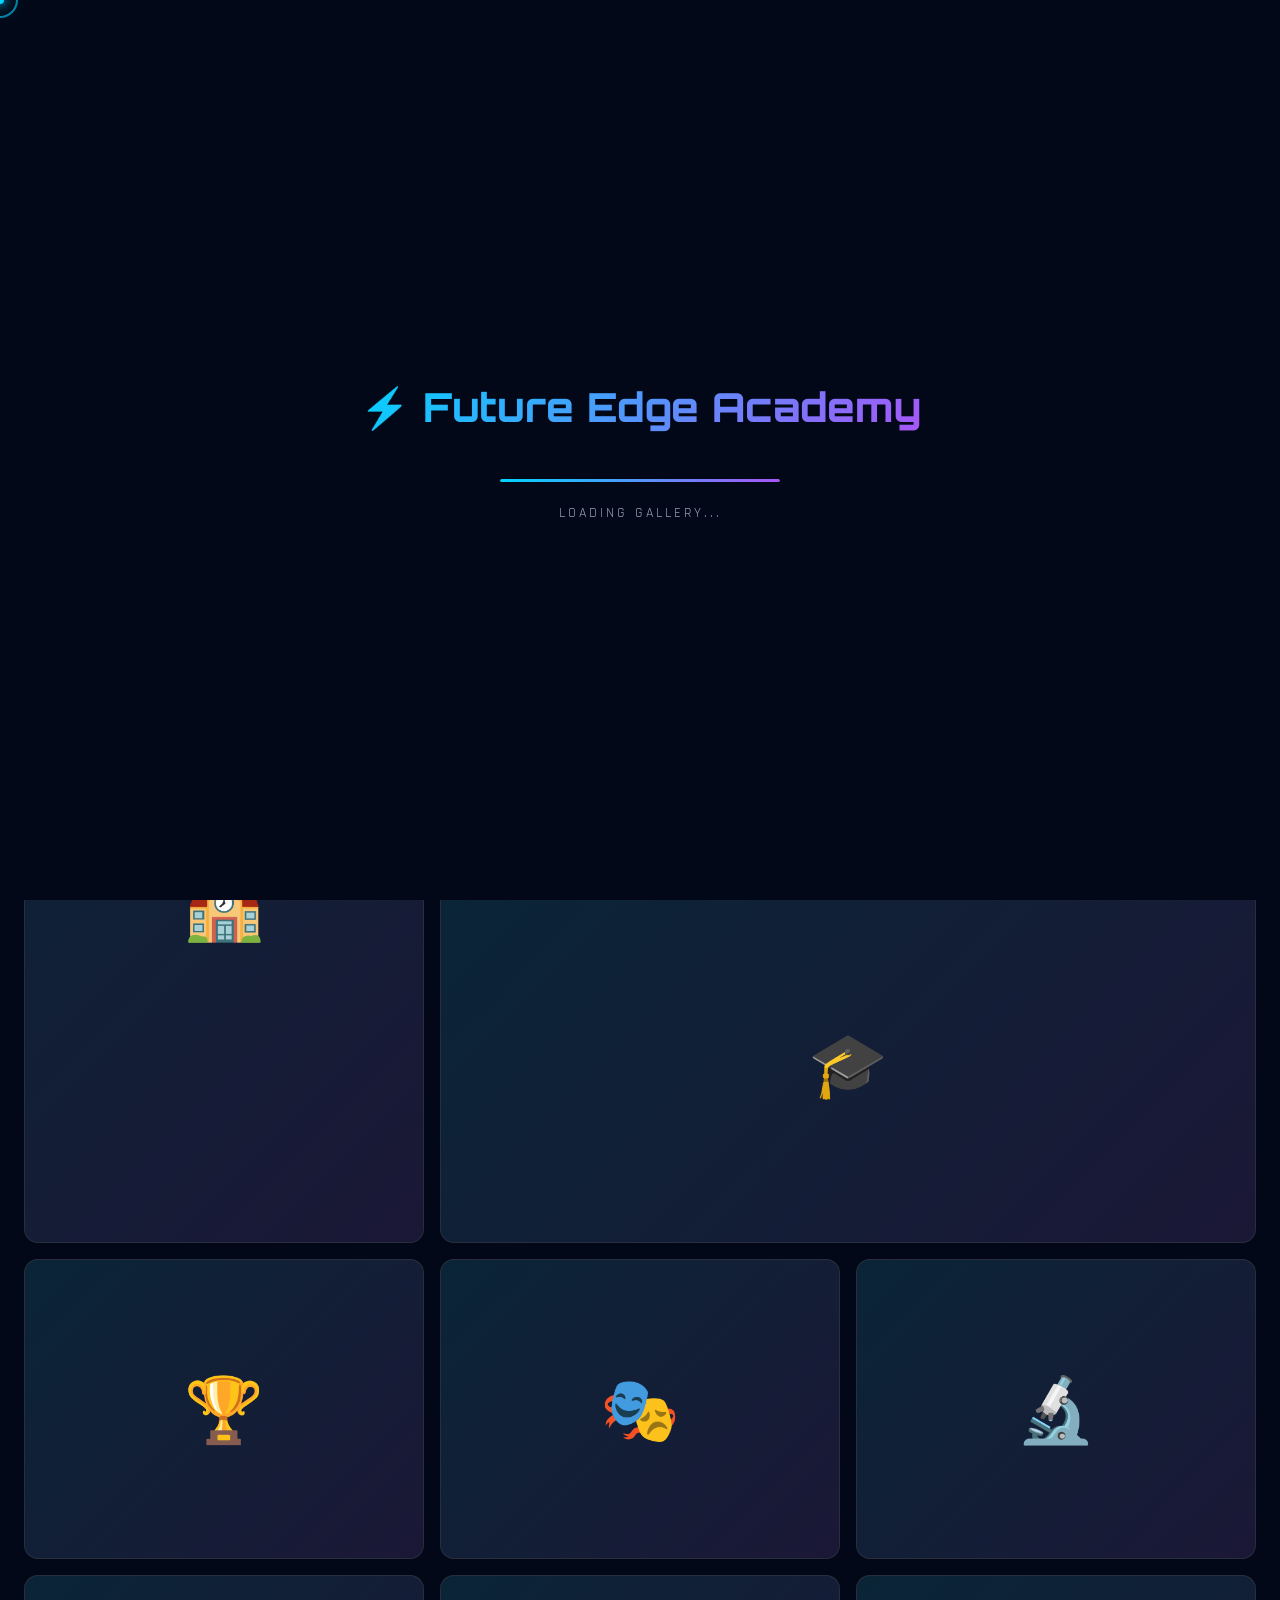
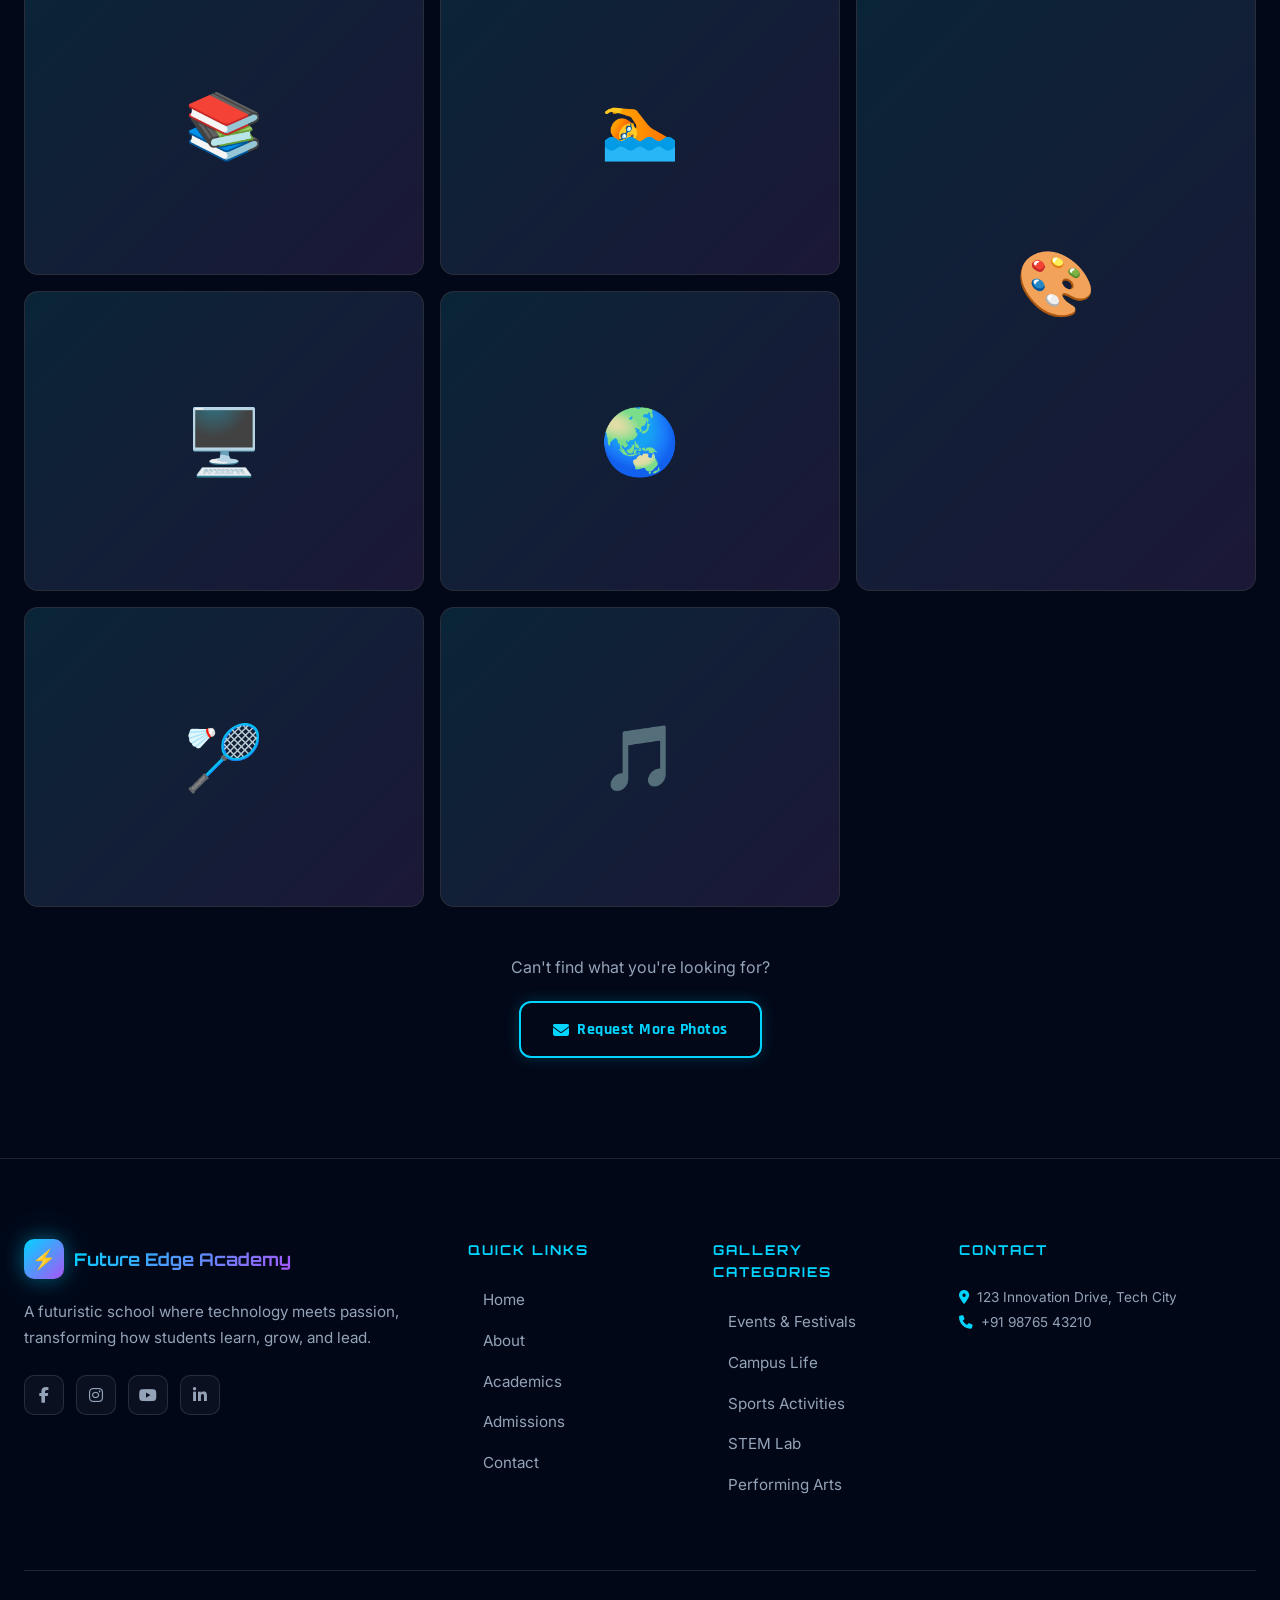
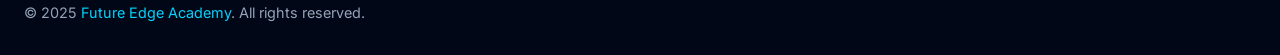
<file: pages/gallery.html>
<!DOCTYPE html>
<html lang="en" data-theme="dark">
<head>
  <meta charset="UTF-8" />
  <meta name="viewport" content="width=device-width, initial-scale=1.0" />
  <meta name="description" content="Explore the vibrant campus life at Future Edge Academy — events, classroom activities, sports, and more in our photo gallery." />
  <title>Gallery — Future Edge Academy</title>
  <link rel="preconnect" href="https://fonts.googleapis.com" />
  <link rel="preconnect" href="https://fonts.gstatic.com" crossorigin />
  <link href="https://fonts.googleapis.com/css2?family=Orbitron:wght@400;500;600;700;800;900&family=Inter:wght@300;400;500;600;700&family=Rajdhani:wght@400;500;600;700&display=swap" rel="stylesheet" />
  <link rel="stylesheet" href="https://cdnjs.cloudflare.com/ajax/libs/font-awesome/6.5.0/css/all.min.css" crossorigin="anonymous" />
  <link rel="stylesheet" href="../css/style.css" />
  <link rel="stylesheet" href="../css/pages.css" />
</head>
<body>

  <div id="preloader">
    <div class="preloader-logo">⚡ Future Edge Academy</div>
    <div class="preloader-bar"><div class="preloader-progress"></div></div>
    <div class="preloader-text">Loading Gallery...</div>
  </div>

  <div class="page-transition"></div>
  <div class="cursor-dot"></div>
  <div class="cursor-ring"></div>
  <div class="bg-animated"></div>
  <div class="bg-grid"></div>

  <!-- NAVBAR -->
  <nav class="navbar" id="navbar">
    <div class="nav-container">
      <a href="../index.html" class="nav-logo">
        <div class="nav-logo-icon">⚡</div>
        <span class="nav-logo-text">Future Edge</span>
      </a>
      <ul class="nav-links">
        <li><a href="../index.html"   class="nav-link">Home</a></li>
        <li><a href="about.html"      class="nav-link">About</a></li>
        <li><a href="courses.html"    class="nav-link">Academics</a></li>
        <li><a href="admissions.html" class="nav-link">Admissions</a></li>
        <li><a href="gallery.html"    class="nav-link active">Gallery</a></li>
        <li><a href="notice.html"     class="nav-link">News</a></li>
        <li><a href="contact.html"    class="nav-link">Contact</a></li>
      </ul>
      <div class="nav-actions">
        <button class="theme-toggle" id="themeToggle" aria-label="Toggle theme"><i class="fas fa-sun"></i></button>
        <a href="admissions.html" class="btn-nav">Apply Now</a>
        <button class="hamburger" id="hamburger" aria-label="Open menu"><span></span><span></span><span></span></button>
      </div>
    </div>
  </nav>

  <div class="mobile-menu" id="mobileMenu">
    <a href="../index.html"  class="nav-link">Home</a>
    <a href="about.html"     class="nav-link">About</a>
    <a href="courses.html"   class="nav-link">Academics</a>
    <a href="admissions.html" class="nav-link">Admissions</a>
    <a href="gallery.html"   class="nav-link">Gallery</a>
    <a href="notice.html"    class="nav-link">News</a>
    <a href="contact.html"   class="nav-link">Contact</a>
    <a href="admissions.html" class="btn btn-primary" style="margin-top:16px">Apply Now →</a>
  </div>

  <!-- PAGE HERO -->
  <section class="page-hero">
    <div class="hero-bg">
      <div class="hero-orb hero-orb-1"></div>
      <div class="hero-orb hero-orb-2"></div>
    </div>
    <div class="container">
      <div class="section-badge" style="margin-bottom:20px;display:inline-flex;"><i class="fas fa-images"></i> Visual Stories</div>
      <h1 class="page-hero-title">Our <span class="gradient-text">Gallery</span></h1>
      <div class="page-hero-breadcrumb">
        <a href="../index.html">Home</a>
        <i class="fas fa-chevron-right" style="font-size:0.7rem;"></i>
        <span>Gallery</span>
      </div>
    </div>
  </section>

  <!-- GALLERY SECTION -->
  <section class="section">
    <div class="container">
      <div class="section-header">
        <div class="section-badge reveal"><i class="fas fa-filter"></i> Browse by Category</div>
        <h2 class="section-title reveal">Moments that <span class="gradient-text">Define Us</span></h2>
        <p class="section-subtitle reveal">Every photo tells a story of passion, excellence, and the vibrant life at Future Edge Academy.</p>
      </div>

      <!-- Filters -->
      <div class="gallery-filters reveal">
        <button class="tab-btn gallery-filter active" data-filter="all">All</button>
        <button class="tab-btn gallery-filter" data-filter="events">🎉 Events</button>
        <button class="tab-btn gallery-filter" data-filter="campus">🏫 Campus</button>
        <button class="tab-btn gallery-filter" data-filter="activities">🎭 Activities</button>
        <button class="tab-btn gallery-filter" data-filter="sports">⚽ Sports</button>
        <button class="tab-btn gallery-filter" data-filter="stem">🤖 STEM</button>
      </div>

      <!-- Gallery Grid -->
      <div class="gallery-grid reveal">

        <!-- Row 1 -->
        <div class="gallery-item tall" data-category="campus">
          <div class="gallery-thumb">🏫</div>
          <div class="gallery-overlay">
            <div class="gallery-overlay-title">Main Campus Entrance</div>
            <div class="gallery-overlay-cat">Campus</div>
          </div>
          <button class="gallery-zoom-btn" aria-label="Zoom"><i class="fas fa-expand"></i></button>
        </div>

        <div class="gallery-item" data-category="events">
          <div class="gallery-thumb">🎊</div>
          <div class="gallery-overlay">
            <div class="gallery-overlay-title">Annual Day Celebration 2024</div>
            <div class="gallery-overlay-cat">Events</div>
          </div>
          <button class="gallery-zoom-btn" aria-label="Zoom"><i class="fas fa-expand"></i></button>
        </div>

        <div class="gallery-item" data-category="stem">
          <div class="gallery-thumb">🤖</div>
          <div class="gallery-overlay">
            <div class="gallery-overlay-title">Robotics Championship</div>
            <div class="gallery-overlay-cat">STEM</div>
          </div>
          <button class="gallery-zoom-btn" aria-label="Zoom"><i class="fas fa-expand"></i></button>
        </div>

        <!-- Row 2 -->
        <div class="gallery-item wide" data-category="events">
          <div class="gallery-thumb">🎓</div>
          <div class="gallery-overlay">
            <div class="gallery-overlay-title">Graduation Ceremony 2024 — Class XII Farewell</div>
            <div class="gallery-overlay-cat">Events</div>
          </div>
          <button class="gallery-zoom-btn" aria-label="Zoom"><i class="fas fa-expand"></i></button>
        </div>

        <div class="gallery-item" data-category="sports">
          <div class="gallery-thumb">🏆</div>
          <div class="gallery-overlay">
            <div class="gallery-overlay-title">State Football Championship</div>
            <div class="gallery-overlay-cat">Sports</div>
          </div>
          <button class="gallery-zoom-btn" aria-label="Zoom"><i class="fas fa-expand"></i></button>
        </div>

        <!-- Row 3 -->
        <div class="gallery-item" data-category="activities">
          <div class="gallery-thumb">🎭</div>
          <div class="gallery-overlay">
            <div class="gallery-overlay-title">Annual Theatre Production</div>
            <div class="gallery-overlay-cat">Activities</div>
          </div>
          <button class="gallery-zoom-btn" aria-label="Zoom"><i class="fas fa-expand"></i></button>
        </div>

        <div class="gallery-item" data-category="stem">
          <div class="gallery-thumb">🔬</div>
          <div class="gallery-overlay">
            <div class="gallery-overlay-title">Science Exhibition 2024</div>
            <div class="gallery-overlay-cat">STEM</div>
          </div>
          <button class="gallery-zoom-btn" aria-label="Zoom"><i class="fas fa-expand"></i></button>
        </div>

        <div class="gallery-item" data-category="campus">
          <div class="gallery-thumb">📚</div>
          <div class="gallery-overlay">
            <div class="gallery-overlay-title">State-of-the-Art Library</div>
            <div class="gallery-overlay-cat">Campus</div>
          </div>
          <button class="gallery-zoom-btn" aria-label="Zoom"><i class="fas fa-expand"></i></button>
        </div>

        <!-- Row 4 -->
        <div class="gallery-item" data-category="sports">
          <div class="gallery-thumb">🏊</div>
          <div class="gallery-overlay">
            <div class="gallery-overlay-title">Olympic Swimming Pool</div>
            <div class="gallery-overlay-cat">Sports</div>
          </div>
          <button class="gallery-zoom-btn" aria-label="Zoom"><i class="fas fa-expand"></i></button>
        </div>

        <div class="gallery-item tall" data-category="activities">
          <div class="gallery-thumb">🎨</div>
          <div class="gallery-overlay">
            <div class="gallery-overlay-title">Art & Culture Week</div>
            <div class="gallery-overlay-cat">Activities</div>
          </div>
          <button class="gallery-zoom-btn" aria-label="Zoom"><i class="fas fa-expand"></i></button>
        </div>

        <div class="gallery-item" data-category="campus">
          <div class="gallery-thumb">🖥️</div>
          <div class="gallery-overlay">
            <div class="gallery-overlay-title">AI Innovation Lab</div>
            <div class="gallery-overlay-cat">Campus</div>
          </div>
          <button class="gallery-zoom-btn" aria-label="Zoom"><i class="fas fa-expand"></i></button>
        </div>

        <!-- Row 5 -->
        <div class="gallery-item" data-category="events">
          <div class="gallery-thumb">🌏</div>
          <div class="gallery-overlay">
            <div class="gallery-overlay-title">Model United Nations 2024</div>
            <div class="gallery-overlay-cat">Events</div>
          </div>
          <button class="gallery-zoom-btn" aria-label="Zoom"><i class="fas fa-expand"></i></button>
        </div>

        <div class="gallery-item" data-category="sports">
          <div class="gallery-thumb">🏸</div>
          <div class="gallery-overlay">
            <div class="gallery-overlay-title">Inter-School Badminton</div>
            <div class="gallery-overlay-cat">Sports</div>
          </div>
          <button class="gallery-zoom-btn" aria-label="Zoom"><i class="fas fa-expand"></i></button>
        </div>

        <div class="gallery-item" data-category="activities">
          <div class="gallery-thumb">🎵</div>
          <div class="gallery-overlay">
            <div class="gallery-overlay-title">Music & Dance Showcase</div>
            <div class="gallery-overlay-cat">Activities</div>
          </div>
          <button class="gallery-zoom-btn" aria-label="Zoom"><i class="fas fa-expand"></i></button>
        </div>

      </div>

      <div style="text-align:center;margin-top:48px;" class="reveal">
        <p style="color:var(--text-secondary);margin-bottom:20px;">Can't find what you're looking for?</p>
        <a href="contact.html" class="btn btn-outline"><i class="fas fa-envelope"></i> Request More Photos</a>
      </div>
    </div>
  </section>

  <!-- Lightbox -->
  <div class="lightbox" id="lightbox" role="dialog" aria-modal="true">
    <div class="lightbox-content" id="lightboxContent"></div>
    <button class="lightbox-nav lightbox-prev" aria-label="Previous"><i class="fas fa-chevron-left"></i></button>
    <button class="lightbox-nav lightbox-next" aria-label="Next"><i class="fas fa-chevron-right"></i></button>
    <button class="lightbox-close" id="lightboxClose" aria-label="Close lightbox"><i class="fas fa-times"></i></button>
  </div>

  <!-- FOOTER -->
  <footer class="footer">
    <div class="container">
      <div class="footer-grid">
        <div class="footer-brand">
          <a href="../index.html" class="nav-logo"><div class="nav-logo-icon">⚡</div><span class="nav-logo-text">Future Edge Academy</span></a>
          <p class="footer-desc">A futuristic school where technology meets passion, transforming how students learn, grow, and lead.</p>
          <div class="social-links">
            <a href="#" class="social-link"><i class="fab fa-facebook-f"></i></a>
            <a href="#" class="social-link"><i class="fab fa-instagram"></i></a>
            <a href="#" class="social-link"><i class="fab fa-youtube"></i></a>
            <a href="#" class="social-link"><i class="fab fa-linkedin-in"></i></a>
          </div>
        </div>
        <div><h4 class="footer-heading">Quick Links</h4>
          <ul class="footer-links">
            <li><a href="../index.html">Home</a></li>
            <li><a href="about.html">About</a></li>
            <li><a href="courses.html">Academics</a></li>
            <li><a href="admissions.html">Admissions</a></li>
            <li><a href="contact.html">Contact</a></li>
          </ul>
        </div>
        <div><h4 class="footer-heading">Gallery Categories</h4>
          <ul class="footer-links">
            <li><a href="#">Events & Festivals</a></li>
            <li><a href="#">Campus Life</a></li>
            <li><a href="#">Sports Activities</a></li>
            <li><a href="#">STEM Lab</a></li>
            <li><a href="#">Performing Arts</a></li>
          </ul>
        </div>
        <div><h4 class="footer-heading">Contact</h4>
          <p style="color:var(--text-secondary);font-size:0.85rem;line-height:1.8;"><i class="fas fa-map-marker-alt" style="color:var(--neon-blue);margin-right:8px;"></i>123 Innovation Drive, Tech City<br><i class="fas fa-phone" style="color:var(--neon-blue);margin-right:8px;"></i>+91 98765 43210</p>
        </div>
      </div>
      <div class="footer-bottom">
        <p class="footer-copy">© 2025 <span>Future Edge Academy</span>. All rights reserved.</p>
      </div>
    </div>
  </footer>

  <button class="scroll-top" id="scrollTop" aria-label="Scroll to top"><i class="fas fa-chevron-up"></i></button>
  <script src="../js/main.js" defer></script>
</body>
</html>
</file>
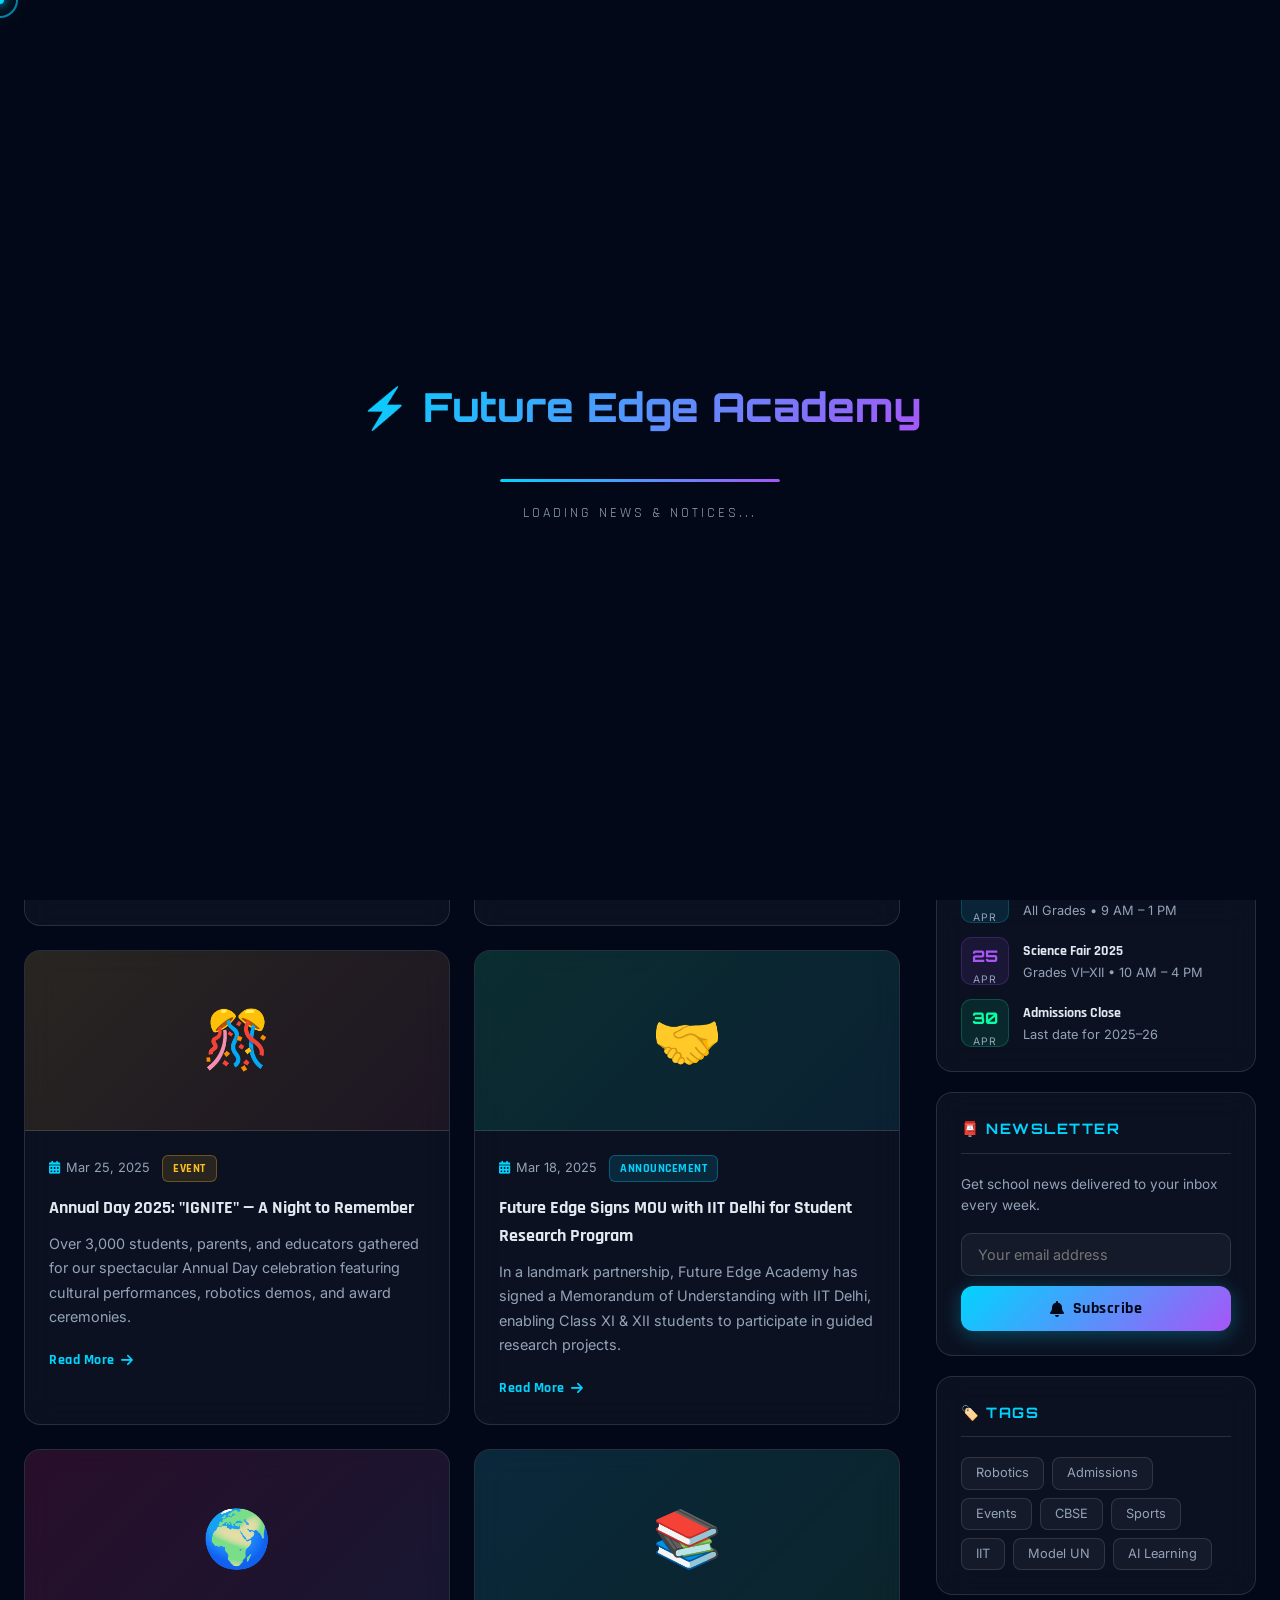
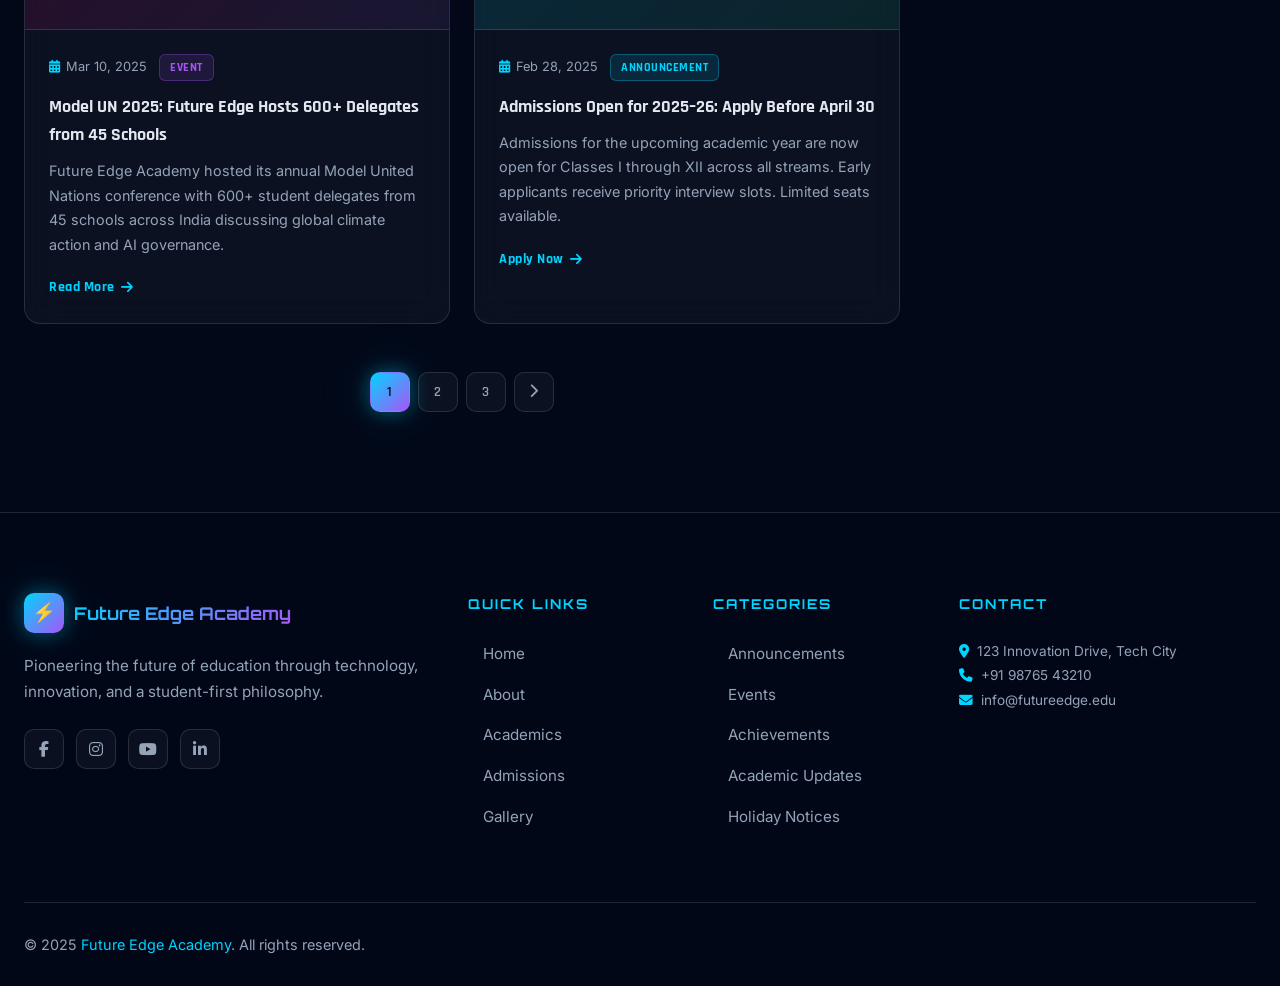
<file: pages/notice.html>
<!DOCTYPE html>
<html lang="en" data-theme="dark">
<head>
  <meta charset="UTF-8" />
  <meta name="viewport" content="width=device-width, initial-scale=1.0" />
  <meta name="description" content="Stay updated with the latest news, announcements, and events from Future Edge Academy. Read our blog-style notices and updates." />
  <title>News & Notices — Future Edge Academy</title>
  <link rel="preconnect" href="https://fonts.googleapis.com" />
  <link rel="preconnect" href="https://fonts.gstatic.com" crossorigin />
  <link href="https://fonts.googleapis.com/css2?family=Orbitron:wght@400;500;600;700;800;900&family=Inter:wght@300;400;500;600;700&family=Rajdhani:wght@400;500;600;700&display=swap" rel="stylesheet" />
  <link rel="stylesheet" href="https://cdnjs.cloudflare.com/ajax/libs/font-awesome/6.5.0/css/all.min.css" crossorigin="anonymous" />
  <link rel="stylesheet" href="../css/style.css" />
  <link rel="stylesheet" href="../css/pages.css" />
</head>
<body>

  <div id="preloader">
    <div class="preloader-logo">⚡ Future Edge Academy</div>
    <div class="preloader-bar"><div class="preloader-progress"></div></div>
    <div class="preloader-text">Loading News & Notices...</div>
  </div>

  <div class="page-transition"></div>
  <div class="cursor-dot"></div>
  <div class="cursor-ring"></div>
  <div class="bg-animated"></div>
  <div class="bg-grid"></div>

  <!-- NAVBAR -->
  <nav class="navbar" id="navbar">
    <div class="nav-container">
      <a href="../index.html" class="nav-logo">
        <div class="nav-logo-icon">⚡</div>
        <span class="nav-logo-text">Future Edge</span>
      </a>
      <ul class="nav-links">
        <li><a href="../index.html"   class="nav-link">Home</a></li>
        <li><a href="about.html"      class="nav-link">About</a></li>
        <li><a href="courses.html"    class="nav-link">Academics</a></li>
        <li><a href="admissions.html" class="nav-link">Admissions</a></li>
        <li><a href="gallery.html"    class="nav-link">Gallery</a></li>
        <li><a href="notice.html"     class="nav-link active">News</a></li>
        <li><a href="contact.html"    class="nav-link">Contact</a></li>
      </ul>
      <div class="nav-actions">
        <button class="theme-toggle" id="themeToggle" aria-label="Toggle theme"><i class="fas fa-sun"></i></button>
        <a href="admissions.html" class="btn-nav">Apply Now</a>
        <button class="hamburger" id="hamburger" aria-label="Open menu"><span></span><span></span><span></span></button>
      </div>
    </div>
  </nav>

  <div class="mobile-menu" id="mobileMenu">
    <a href="../index.html"  class="nav-link">Home</a>
    <a href="about.html"     class="nav-link">About</a>
    <a href="courses.html"   class="nav-link">Academics</a>
    <a href="admissions.html" class="nav-link">Admissions</a>
    <a href="gallery.html"   class="nav-link">Gallery</a>
    <a href="notice.html"    class="nav-link">News</a>
    <a href="contact.html"   class="nav-link">Contact</a>
    <a href="admissions.html" class="btn btn-primary" style="margin-top:16px">Apply Now →</a>
  </div>

  <!-- PAGE HERO -->
  <section class="page-hero">
    <div class="hero-bg">
      <div class="hero-orb hero-orb-1"></div>
      <div class="hero-orb hero-orb-2"></div>
    </div>
    <div class="container">
      <div class="section-badge" style="margin-bottom:20px;display:inline-flex;"><i class="fas fa-newspaper"></i> Latest Updates</div>
      <h1 class="page-hero-title">News & <span class="gradient-text">Notices</span></h1>
      <div class="page-hero-breadcrumb">
        <a href="../index.html">Home</a>
        <i class="fas fa-chevron-right" style="font-size:0.7rem;"></i>
        <span>News & Notices</span>
      </div>
    </div>
  </section>

  <!-- NEWS SECTION -->
  <section class="section">
    <div class="container">
      <div class="notice-layout">

        <!-- Main Content -->
        <div>
          <div class="section-header" style="text-align:left;margin-bottom:36px;">
            <div class="section-badge reveal"><i class="fas fa-bolt"></i> Fresh Off the Press</div>
            <h2 class="section-title reveal" style="text-align:left;">Latest <span class="gradient-text">Stories</span></h2>
          </div>

          <!-- Category Filter -->
          <div class="courses-tabs reveal" style="justify-content:flex-start;margin-bottom:36px;overflow-x:auto;flex-wrap:nowrap;">
            <button class="tab-btn active">All</button>
            <button class="tab-btn">Announcements</button>
            <button class="tab-btn">Events</button>
            <button class="tab-btn">Achievements</button>
            <button class="tab-btn">Academic</button>
          </div>

          <div class="notice-grid">

            <!-- Story 1 -->
            <div class="glass-card notice-card reveal reveal-delay-1">
              <div class="notice-card-img" style="background:linear-gradient(135deg,rgba(0,212,255,0.12),rgba(168,85,247,0.08));">
                🏆
              </div>
              <div class="notice-card-body">
                <div class="notice-card-meta">
                  <div class="notice-date"><i class="fas fa-calendar-alt" style="color:var(--neon-blue);"></i> Apr 10, 2025</div>
                  <span class="notice-category" style="background:rgba(6,255,165,0.12);color:var(--neon-cyan);border:1px solid rgba(6,255,165,0.3);">Achievement</span>
                </div>
                <h3 class="notice-card-title">Students Win Gold at National Robotics Olympiad 2025</h3>
                <p class="notice-card-text">A team of six Class XI students clinched three gold medals and one silver at the 14th National Robotics Olympiad held in Bangalore, competing against 320+ schools.</p>
                <a href="#" class="notice-read-more">Read More <i class="fas fa-arrow-right"></i></a>
              </div>
            </div>

            <!-- Story 2 -->
            <div class="glass-card notice-card reveal reveal-delay-2">
              <div class="notice-card-img" style="background:linear-gradient(135deg,rgba(168,85,247,0.12),rgba(236,72,153,0.08));">
                🎓
              </div>
              <div class="notice-card-body">
                <div class="notice-card-meta">
                  <div class="notice-date"><i class="fas fa-calendar-alt" style="color:var(--neon-blue);"></i> Apr 5, 2025</div>
                  <span class="notice-category" style="background:rgba(168,85,247,0.12);color:var(--neon-purple);border:1px solid rgba(168,85,247,0.3);">Academic</span>
                </div>
                <h3 class="notice-card-title">Board Results 2025: 100% Pass Rate with 18 Distinctions</h3>
                <p class="notice-card-text">Future Edge Academy achieves a historic 100% pass rate in CBSE Class X & XII board exams, with 18 students scoring above 95% aggregate.</p>
                <a href="#" class="notice-read-more">Read More <i class="fas fa-arrow-right"></i></a>
              </div>
            </div>

            <!-- Story 3 -->
            <div class="glass-card notice-card reveal reveal-delay-3">
              <div class="notice-card-img" style="background:linear-gradient(135deg,rgba(251,191,36,0.12),rgba(239,68,68,0.08));">
                🎊
              </div>
              <div class="notice-card-body">
                <div class="notice-card-meta">
                  <div class="notice-date"><i class="fas fa-calendar-alt" style="color:var(--neon-blue);"></i> Mar 25, 2025</div>
                  <span class="notice-category" style="background:rgba(251,191,36,0.12);color:#fbbf24;border:1px solid rgba(251,191,36,0.3);">Event</span>
                </div>
                <h3 class="notice-card-title">Annual Day 2025: "IGNITE" — A Night to Remember</h3>
                <p class="notice-card-text">Over 3,000 students, parents, and educators gathered for our spectacular Annual Day celebration featuring cultural performances, robotics demos, and award ceremonies.</p>
                <a href="#" class="notice-read-more">Read More <i class="fas fa-arrow-right"></i></a>
              </div>
            </div>

            <!-- Story 4 -->
            <div class="glass-card notice-card reveal reveal-delay-4">
              <div class="notice-card-img" style="background:linear-gradient(135deg,rgba(6,255,165,0.12),rgba(0,212,255,0.08));">
                🤝
              </div>
              <div class="notice-card-body">
                <div class="notice-card-meta">
                  <div class="notice-date"><i class="fas fa-calendar-alt" style="color:var(--neon-blue);"></i> Mar 18, 2025</div>
                  <span class="notice-category" style="background:rgba(0,212,255,0.12);color:var(--neon-blue);border:1px solid rgba(0,212,255,0.3);">Announcement</span>
                </div>
                <h3 class="notice-card-title">Future Edge Signs MOU with IIT Delhi for Student Research Program</h3>
                <p class="notice-card-text">In a landmark partnership, Future Edge Academy has signed a Memorandum of Understanding with IIT Delhi, enabling Class XI & XII students to participate in guided research projects.</p>
                <a href="#" class="notice-read-more">Read More <i class="fas fa-arrow-right"></i></a>
              </div>
            </div>

            <!-- Story 5 -->
            <div class="glass-card notice-card reveal reveal-delay-5">
              <div class="notice-card-img" style="background:linear-gradient(135deg,rgba(255,0,110,0.12),rgba(168,85,247,0.08));">
                🌍
              </div>
              <div class="notice-card-body">
                <div class="notice-card-meta">
                  <div class="notice-date"><i class="fas fa-calendar-alt" style="color:var(--neon-blue);"></i> Mar 10, 2025</div>
                  <span class="notice-category" style="background:rgba(168,85,247,0.12);color:var(--neon-purple);border:1px solid rgba(168,85,247,0.3);">Event</span>
                </div>
                <h3 class="notice-card-title">Model UN 2025: Future Edge Hosts 600+ Delegates from 45 Schools</h3>
                <p class="notice-card-text">Future Edge Academy hosted its annual Model United Nations conference with 600+ student delegates from 45 schools across India discussing global climate action and AI governance.</p>
                <a href="#" class="notice-read-more">Read More <i class="fas fa-arrow-right"></i></a>
              </div>
            </div>

            <!-- Story 6 -->
            <div class="glass-card notice-card reveal reveal-delay-6">
              <div class="notice-card-img" style="background:linear-gradient(135deg,rgba(0,212,255,0.12),rgba(6,255,165,0.08));">
                📚
              </div>
              <div class="notice-card-body">
                <div class="notice-card-meta">
                  <div class="notice-date"><i class="fas fa-calendar-alt" style="color:var(--neon-blue);"></i> Feb 28, 2025</div>
                  <span class="notice-category" style="background:rgba(0,212,255,0.12);color:var(--neon-blue);border:1px solid rgba(0,212,255,0.3);">Announcement</span>
                </div>
                <h3 class="notice-card-title">Admissions Open for 2025–26: Apply Before April 30</h3>
                <p class="notice-card-text">Admissions for the upcoming academic year are now open for Classes I through XII across all streams. Early applicants receive priority interview slots. Limited seats available.</p>
                <a href="admissions.html" class="notice-read-more">Apply Now <i class="fas fa-arrow-right"></i></a>
              </div>
            </div>

          </div>

          <!-- Pagination -->
          <div class="reveal" style="display:flex;justify-content:center;gap:8px;margin-top:48px;">
            <button class="tab-btn active" style="width:40px;height:40px;padding:0;border-radius:10px;">1</button>
            <button class="tab-btn" style="width:40px;height:40px;padding:0;border-radius:10px;">2</button>
            <button class="tab-btn" style="width:40px;height:40px;padding:0;border-radius:10px;">3</button>
            <button class="tab-btn" style="width:40px;height:40px;padding:0;border-radius:10px;"><i class="fas fa-chevron-right"></i></button>
          </div>
        </div>

        <!-- Sidebar -->
        <div>
          <!-- Quick Notices -->
          <div class="glass-card sidebar-card reveal" style="margin-bottom:20px;">
            <div class="sidebar-card-title">📋 Quick Notices</div>
            <div class="announcement-item">
              <div class="announcement-dot"></div>
              <div>
                <div class="announcement-text">Parent-Teacher Meeting scheduled for April 20, 2025 (All classes)</div>
                <div class="announcement-date">Apr 12, 2025</div>
              </div>
            </div>
            <div class="announcement-item">
              <div class="announcement-dot" style="background:var(--neon-purple);box-shadow:0 0 8px var(--neon-purple)"></div>
              <div>
                <div class="announcement-text">Science Fair 2025 registrations close April 25</div>
                <div class="announcement-date">Apr 8, 2025</div>
              </div>
            </div>
            <div class="announcement-item">
              <div class="announcement-dot" style="background:var(--neon-cyan);box-shadow:0 0 8px var(--neon-cyan)"></div>
              <div>
                <div class="announcement-text">Summer camp enrollment open — June 5 to June 20</div>
                <div class="announcement-date">Apr 5, 2025</div>
              </div>
            </div>
            <div class="announcement-item">
              <div class="announcement-dot"></div>
              <div>
                <div class="announcement-text">Swimming pool sessions resume May 2 (Classes VI–XII)</div>
                <div class="announcement-date">Apr 1, 2025</div>
              </div>
            </div>
            <div class="announcement-item">
              <div class="announcement-dot" style="background:var(--neon-pink);box-shadow:0 0 8px var(--neon-pink)"></div>
              <div>
                <div class="announcement-text">Uniform guidelines update for 2025–26 session (see notice board)</div>
                <div class="announcement-date">Mar 28, 2025</div>
              </div>
            </div>
          </div>

          <!-- Upcoming Events -->
          <div class="glass-card sidebar-card reveal reveal-delay-1" style="margin-bottom:20px;">
            <div class="sidebar-card-title">📅 Upcoming Events</div>
            <div style="display:flex;flex-direction:column;gap:14px;">
              <div style="display:flex;gap:14px;align-items:center;">
                <div style="width:48px;height:48px;border-radius:10px;background:rgba(0,212,255,0.1);border:1px solid rgba(0,212,255,0.2);text-align:center;padding-top:6px;flex-shrink:0;">
                  <div style="font-family:var(--font-display);font-size:1rem;font-weight:800;color:var(--neon-blue);">20</div>
                  <div style="font-size:0.65rem;color:var(--text-secondary);letter-spacing:1px;margin-top:2px;">APR</div>
                </div>
                <div>
                  <div style="font-family:var(--font-accent);font-size:0.9rem;font-weight:700;">Parent-Teacher Meet</div>
                  <div style="font-size:0.8rem;color:var(--text-secondary);">All Grades • 9 AM – 1 PM</div>
                </div>
              </div>
              <div style="display:flex;gap:14px;align-items:center;">
                <div style="width:48px;height:48px;border-radius:10px;background:rgba(168,85,247,0.1);border:1px solid rgba(168,85,247,0.2);text-align:center;padding-top:6px;flex-shrink:0;">
                  <div style="font-family:var(--font-display);font-size:1rem;font-weight:800;color:var(--neon-purple);">25</div>
                  <div style="font-size:0.65rem;color:var(--text-secondary);letter-spacing:1px;margin-top:2px;">APR</div>
                </div>
                <div>
                  <div style="font-family:var(--font-accent);font-size:0.9rem;font-weight:700;">Science Fair 2025</div>
                  <div style="font-size:0.8rem;color:var(--text-secondary);">Grades VI–XII • 10 AM – 4 PM</div>
                </div>
              </div>
              <div style="display:flex;gap:14px;align-items:center;">
                <div style="width:48px;height:48px;border-radius:10px;background:rgba(6,255,165,0.1);border:1px solid rgba(6,255,165,0.2);text-align:center;padding-top:6px;flex-shrink:0;">
                  <div style="font-family:var(--font-display);font-size:1rem;font-weight:800;color:var(--neon-cyan);">30</div>
                  <div style="font-size:0.65rem;color:var(--text-secondary);letter-spacing:1px;margin-top:2px;">APR</div>
                </div>
                <div>
                  <div style="font-family:var(--font-accent);font-size:0.9rem;font-weight:700;">Admissions Close</div>
                  <div style="font-size:0.8rem;color:var(--text-secondary);">Last date for 2025–26</div>
                </div>
              </div>
            </div>
          </div>

          <!-- Newsletter Sidebar -->
          <div class="glass-card sidebar-card reveal reveal-delay-2">
            <div class="sidebar-card-title">📮 Newsletter</div>
            <p style="color:var(--text-secondary);font-size:0.85rem;line-height:1.6;margin-bottom:16px;">Get school news delivered to your inbox every week.</p>
            <form class="newsletter-form" id="sidebarNewsletter" style="flex-direction:column;gap:10px;">
              <input type="email" class="newsletter-input" placeholder="Your email address" required style="width:100%;" />
              <button type="submit" class="btn btn-primary" style="width:100%;justify-content:center;padding:12px;"><i class="fas fa-bell"></i> Subscribe</button>
            </form>
          </div>

          <!-- Tags -->
          <div class="glass-card sidebar-card reveal reveal-delay-3" style="margin-top:20px;">
            <div class="sidebar-card-title">🏷️ Tags</div>
            <div style="display:flex;flex-wrap:wrap;gap:8px;">
              <span style="padding:5px 14px;border-radius:8px;background:var(--bg-card);border:1px solid var(--border-glass);font-size:0.8rem;color:var(--text-secondary);cursor:pointer;transition:all 0.3s;" onmouseover="this.style.borderColor='var(--neon-blue)';this.style.color='var(--neon-blue)';" onmouseout="this.style.borderColor='var(--border-glass)';this.style.color='var(--text-secondary)';">Robotics</span>
              <span style="padding:5px 14px;border-radius:8px;background:var(--bg-card);border:1px solid var(--border-glass);font-size:0.8rem;color:var(--text-secondary);cursor:pointer;transition:all 0.3s;" onmouseover="this.style.borderColor='var(--neon-blue)';this.style.color='var(--neon-blue)';" onmouseout="this.style.borderColor='var(--border-glass)';this.style.color='var(--text-secondary)';">Admissions</span>
              <span style="padding:5px 14px;border-radius:8px;background:var(--bg-card);border:1px solid var(--border-glass);font-size:0.8rem;color:var(--text-secondary);cursor:pointer;transition:all 0.3s;" onmouseover="this.style.borderColor='var(--neon-blue)';this.style.color='var(--neon-blue)';" onmouseout="this.style.borderColor='var(--border-glass)';this.style.color='var(--text-secondary)';">Events</span>
              <span style="padding:5px 14px;border-radius:8px;background:var(--bg-card);border:1px solid var(--border-glass);font-size:0.8rem;color:var(--text-secondary);cursor:pointer;transition:all 0.3s;" onmouseover="this.style.borderColor='var(--neon-blue)';this.style.color='var(--neon-blue)';" onmouseout="this.style.borderColor='var(--border-glass)';this.style.color='var(--text-secondary)';">CBSE</span>
              <span style="padding:5px 14px;border-radius:8px;background:var(--bg-card);border:1px solid var(--border-glass);font-size:0.8rem;color:var(--text-secondary);cursor:pointer;transition:all 0.3s;" onmouseover="this.style.borderColor='var(--neon-blue)';this.style.color='var(--neon-blue)';" onmouseout="this.style.borderColor='var(--border-glass)';this.style.color='var(--text-secondary)';">Sports</span>
              <span style="padding:5px 14px;border-radius:8px;background:var(--bg-card);border:1px solid var(--border-glass);font-size:0.8rem;color:var(--text-secondary);cursor:pointer;transition:all 0.3s;" onmouseover="this.style.borderColor='var(--neon-blue)';this.style.color='var(--neon-blue)';" onmouseout="this.style.borderColor='var(--border-glass)';this.style.color='var(--text-secondary)';">IIT</span>
              <span style="padding:5px 14px;border-radius:8px;background:var(--bg-card);border:1px solid var(--border-glass);font-size:0.8rem;color:var(--text-secondary);cursor:pointer;transition:all 0.3s;" onmouseover="this.style.borderColor='var(--neon-blue)';this.style.color='var(--neon-blue)';" onmouseout="this.style.borderColor='var(--border-glass)';this.style.color='var(--text-secondary)';">Model UN</span>
              <span style="padding:5px 14px;border-radius:8px;background:var(--bg-card);border:1px solid var(--border-glass);font-size:0.8rem;color:var(--text-secondary);cursor:pointer;transition:all 0.3s;" onmouseover="this.style.borderColor='var(--neon-blue)';this.style.color='var(--neon-blue)';" onmouseout="this.style.borderColor='var(--border-glass)';this.style.color='var(--text-secondary)';">AI Learning</span>
            </div>
          </div>
        </div>

      </div>
    </div>
  </section>

  <!-- FOOTER -->
  <footer class="footer">
    <div class="container">
      <div class="footer-grid">
        <div class="footer-brand">
          <a href="../index.html" class="nav-logo"><div class="nav-logo-icon">⚡</div><span class="nav-logo-text">Future Edge Academy</span></a>
          <p class="footer-desc">Pioneering the future of education through technology, innovation, and a student-first philosophy.</p>
          <div class="social-links">
            <a href="#" class="social-link"><i class="fab fa-facebook-f"></i></a>
            <a href="#" class="social-link"><i class="fab fa-instagram"></i></a>
            <a href="#" class="social-link"><i class="fab fa-youtube"></i></a>
            <a href="#" class="social-link"><i class="fab fa-linkedin-in"></i></a>
          </div>
        </div>
        <div><h4 class="footer-heading">Quick Links</h4>
          <ul class="footer-links">
            <li><a href="../index.html">Home</a></li>
            <li><a href="about.html">About</a></li>
            <li><a href="courses.html">Academics</a></li>
            <li><a href="admissions.html">Admissions</a></li>
            <li><a href="gallery.html">Gallery</a></li>
          </ul>
        </div>
        <div><h4 class="footer-heading">Categories</h4>
          <ul class="footer-links">
            <li><a href="#">Announcements</a></li>
            <li><a href="#">Events</a></li>
            <li><a href="#">Achievements</a></li>
            <li><a href="#">Academic Updates</a></li>
            <li><a href="#">Holiday Notices</a></li>
          </ul>
        </div>
        <div><h4 class="footer-heading">Contact</h4>
          <p style="color:var(--text-secondary);font-size:0.85rem;line-height:1.8;"><i class="fas fa-map-marker-alt" style="color:var(--neon-blue);margin-right:8px;"></i>123 Innovation Drive, Tech City<br><i class="fas fa-phone" style="color:var(--neon-blue);margin-right:8px;"></i>+91 98765 43210<br><i class="fas fa-envelope" style="color:var(--neon-blue);margin-right:8px;"></i>info@futureedge.edu</p>
        </div>
      </div>
      <div class="footer-bottom">
        <p class="footer-copy">© 2025 <span>Future Edge Academy</span>. All rights reserved.</p>
      </div>
    </div>
  </footer>

  <button class="scroll-top" id="scrollTop" aria-label="Scroll to top"><i class="fas fa-chevron-up"></i></button>
  <script src="../js/main.js" defer></script>
</body>
</html>
</file>
<file: css/style.css>
/* =============================================
   FUTURE EDGE ACADEMY - Global Styles
   Futuristic Glassmorphism + Neon UI
   ============================================= */

@import url('https://fonts.googleapis.com/css2?family=Orbitron:wght@400;500;600;700;800;900&family=Inter:wght@300;400;500;600;700&family=Rajdhani:wght@400;500;600;700&display=swap');

/* ── CSS Variables ── */
:root {
  --neon-blue: #00d4ff;
  --neon-purple: #a855f7;
  --neon-pink: #ff006e;
  --neon-cyan: #06ffa5;
  --bg-dark: #020818;
  --bg-card: rgba(255, 255, 255, 0.04);
  --bg-glass: rgba(255, 255, 255, 0.07);
  --border-glass: rgba(255, 255, 255, 0.12);
  --text-primary: #e2e8f0;
  --text-secondary: #94a3b8;
  --text-accent: #00d4ff;
  --gradient-primary: linear-gradient(135deg, #667eea 0%, #764ba2 100%);
  --gradient-neon: linear-gradient(135deg, #00d4ff, #a855f7);
  --gradient-warm: linear-gradient(135deg, #f093fb 0%, #f5576c 100%);
  --shadow-neon-blue: 0 0 20px rgba(0, 212, 255, 0.4), 0 0 60px rgba(0, 212, 255, 0.15);
  --shadow-neon-purple: 0 0 20px rgba(168, 85, 247, 0.4), 0 0 60px rgba(168, 85, 247, 0.15);
  --transition: all 0.35s cubic-bezier(0.4, 0, 0.2, 1);
  --radius: 16px;
  --radius-sm: 10px;
  --font-display: 'Orbitron', monospace;
  --font-body: 'Inter', sans-serif;
  --font-accent: 'Rajdhani', sans-serif;
}

/* Light Mode Variables */
[data-theme="light"] {
  --bg-dark: #f0f4ff;
  --bg-card: rgba(255, 255, 255, 0.8);
  --bg-glass: rgba(255, 255, 255, 0.9);
  --border-glass: rgba(100, 120, 200, 0.2);
  --text-primary: #1e293b;
  --text-secondary: #475569;
}

/* ── Reset & Base ── */
*, *::before, *::after { box-sizing: border-box; margin: 0; padding: 0; }

html {
  scroll-behavior: smooth;
  font-size: 16px;
}

body {
  font-family: var(--font-body);
  background: var(--bg-dark);
  color: var(--text-primary);
  overflow-x: hidden;
  line-height: 1.6;
  cursor: none;
}

body.menu-open { overflow: hidden; }

a { text-decoration: none; color: inherit; }
img { max-width: 100%; display: block; }
button { cursor: none; font-family: var(--font-body); }
ul { list-style: none; }

/* ── Animated Background ── */
.bg-animated {
  position: fixed;
  inset: 0;
  z-index: -1;
  background: radial-gradient(ellipse at 20% 20%, rgba(0, 212, 255, 0.08) 0%, transparent 50%),
              radial-gradient(ellipse at 80% 80%, rgba(168, 85, 247, 0.08) 0%, transparent 50%),
              radial-gradient(ellipse at 50% 50%, rgba(6, 255, 165, 0.04) 0%, transparent 70%),
              var(--bg-dark);
  animation: bgPulse 8s ease-in-out infinite alternate;
}

@keyframes bgPulse {
  0% { background-position: 0% 0%, 100% 100%, 50% 50%; }
  100% { background-position: 10% 15%, 90% 85%, 55% 45%; }
}

/* ── Grid Overlay ── */
.bg-grid {
  position: fixed;
  inset: 0;
  z-index: -1;
  background-image:
    linear-gradient(rgba(0, 212, 255, 0.04) 1px, transparent 1px),
    linear-gradient(90deg, rgba(0, 212, 255, 0.04) 1px, transparent 1px);
  background-size: 60px 60px;
  animation: gridShift 20s linear infinite;
}

@keyframes gridShift {
  0% { transform: translateY(0); }
  100% { transform: translateY(60px); }
}

/* ── Custom Cursor ── */
.cursor-dot, .cursor-ring {
  position: fixed;
  border-radius: 50%;
  pointer-events: none;
  z-index: 99999;
  transition: transform 0.1s ease, opacity 0.3s ease;
  mix-blend-mode: screen;
}

.cursor-dot {
  width: 8px;
  height: 8px;
  background: var(--neon-blue);
  transform: translate(-50%, -50%);
  box-shadow: 0 0 10px var(--neon-blue), 0 0 20px var(--neon-blue);
}

.cursor-ring {
  width: 36px;
  height: 36px;
  border: 2px solid rgba(0, 212, 255, 0.6);
  transform: translate(-50%, -50%);
  transition: width 0.3s, height 0.3s, border-color 0.3s, transform 0.08s ease;
}

.cursor-ring.hovering {
  width: 56px;
  height: 56px;
  border-color: var(--neon-purple);
  background: rgba(168, 85, 247, 0.1);
}

/* ── Preloader ── */
#preloader {
  position: fixed;
  inset: 0;
  z-index: 99998;
  background: #020818;
  display: flex;
  flex-direction: column;
  align-items: center;
  justify-content: center;
  transition: opacity 0.6s, visibility 0.6s;
}

#preloader.hidden {
  opacity: 0;
  visibility: hidden;
}

.preloader-logo {
  font-family: var(--font-display);
  font-size: clamp(1.5rem, 4vw, 2.5rem);
  font-weight: 800;
  background: var(--gradient-neon);
  -webkit-background-clip: text;
  -webkit-text-fill-color: transparent;
  background-clip: text;
  margin-bottom: 40px;
  animation: logoPulse 1.5s ease-in-out infinite;
}

@keyframes logoPulse {
  0%, 100% { opacity: 1; text-shadow: 0 0 30px rgba(0,212,255,0.5); }
  50% { opacity: 0.7; }
}

.preloader-bar {
  width: 280px;
  height: 3px;
  background: rgba(255,255,255,0.1);
  border-radius: 3px;
  overflow: hidden;
  margin-bottom: 20px;
}

.preloader-progress {
  height: 100%;
  width: 0;
  background: var(--gradient-neon);
  border-radius: 3px;
  animation: loadBar 2s cubic-bezier(0.4, 0, 0.2, 1) forwards;
  box-shadow: 0 0 10px var(--neon-blue);
}

@keyframes loadBar {
  0% { width: 0; }
  60% { width: 70%; }
  100% { width: 100%; }
}

.preloader-text {
  font-family: var(--font-accent);
  font-size: 0.9rem;
  letter-spacing: 3px;
  color: var(--text-secondary);
  text-transform: uppercase;
}

/* ── Navbar ── */
.navbar {
  position: fixed;
  top: 0;
  left: 0;
  right: 0;
  z-index: 9000;
  padding: 18px 0;
  transition: var(--transition);
}

.navbar.scrolled {
  background: rgba(2, 8, 24, 0.85);
  backdrop-filter: blur(20px);
  -webkit-backdrop-filter: blur(20px);
  border-bottom: 1px solid var(--border-glass);
  padding: 12px 0;
  box-shadow: 0 4px 30px rgba(0, 0, 0, 0.4);
}

.nav-container {
  max-width: 1280px;
  margin: 0 auto;
  padding: 0 24px;
  display: flex;
  align-items: center;
  justify-content: space-between;
}

.nav-logo {
  display: flex;
  align-items: center;
  gap: 10px;
  font-family: var(--font-display);
  font-size: 1.1rem;
  font-weight: 700;
}

.nav-logo-icon {
  width: 40px;
  height: 40px;
  background: var(--gradient-neon);
  border-radius: 10px;
  display: flex;
  align-items: center;
  justify-content: center;
  font-size: 1.2rem;
  box-shadow: var(--shadow-neon-blue);
  animation: logoRotate 6s linear infinite;
}

@keyframes logoRotate {
  0%, 100% { transform: rotate(0deg); }
  25% { transform: rotate(5deg); }
  75% { transform: rotate(-5deg); }
}

.nav-logo-text {
  background: var(--gradient-neon);
  -webkit-background-clip: text;
  -webkit-text-fill-color: transparent;
  background-clip: text;
}

.nav-links {
  display: flex;
  align-items: center;
  gap: 8px;
}

.nav-link {
  font-family: var(--font-accent);
  font-size: 0.95rem;
  font-weight: 600;
  letter-spacing: 0.5px;
  padding: 8px 16px;
  border-radius: 8px;
  color: var(--text-secondary);
  transition: var(--transition);
  position: relative;
}

.nav-link::after {
  content: '';
  position: absolute;
  bottom: 4px;
  left: 50%;
  width: 0;
  height: 2px;
  background: var(--gradient-neon);
  border-radius: 2px;
  transform: translateX(-50%);
  transition: width 0.3s ease;
}

.nav-link:hover, .nav-link.active {
  color: var(--neon-blue);
}

.nav-link:hover::after, .nav-link.active::after {
  width: 60%;
}

.nav-actions {
  display: flex;
  align-items: center;
  gap: 12px;
}

.theme-toggle {
  width: 42px;
  height: 42px;
  border-radius: 50%;
  border: 1px solid var(--border-glass);
  background: var(--bg-glass);
  backdrop-filter: blur(10px);
  display: flex;
  align-items: center;
  justify-content: center;
  color: var(--text-secondary);
  font-size: 1.1rem;
  transition: var(--transition);
}

.theme-toggle:hover {
  border-color: var(--neon-blue);
  color: var(--neon-blue);
  box-shadow: var(--shadow-neon-blue);
}

.btn-nav {
  padding: 10px 24px;
  background: var(--gradient-neon);
  border: none;
  border-radius: 10px;
  font-family: var(--font-accent);
  font-size: 0.9rem;
  font-weight: 700;
  letter-spacing: 0.5px;
  color: var(--bg-dark);
  transition: var(--transition);
  position: relative;
  overflow: hidden;
}

.btn-nav::before {
  content: '';
  position: absolute;
  inset: 0;
  background: white;
  opacity: 0;
  transition: opacity 0.3s;
}

.btn-nav:hover::before { opacity: 0.15; }
.btn-nav:hover { transform: translateY(-2px); box-shadow: var(--shadow-neon-blue); }

/* Mobile Menu Toggle */
.hamburger {
  display: none;
  flex-direction: column;
  gap: 5px;
  padding: 8px;
  border: 1px solid var(--border-glass);
  border-radius: 8px;
  background: var(--bg-glass);
  backdrop-filter: blur(10px);
  transition: var(--transition);
}

.hamburger span {
  display: block;
  width: 22px;
  height: 2px;
  background: var(--text-primary);
  border-radius: 2px;
  transition: var(--transition);
}

.hamburger.active span:nth-child(1) { transform: translateY(7px) rotate(45deg); }
.hamburger.active span:nth-child(2) { opacity: 0; transform: scaleX(0); }
.hamburger.active span:nth-child(3) { transform: translateY(-7px) rotate(-45deg); }

/* Mobile Nav Menu */
.mobile-menu {
  position: fixed;
  inset: 0;
  background: rgba(2, 8, 24, 0.97);
  backdrop-filter: blur(20px);
  z-index: 8999;
  display: flex;
  flex-direction: column;
  align-items: center;
  justify-content: center;
  gap: 32px;
  transform: translateX(100%);
  transition: transform 0.4s cubic-bezier(0.4, 0, 0.2, 1);
}

.mobile-menu.open { transform: translateX(0); }

.mobile-menu .nav-link {
  font-size: 1.8rem;
  font-weight: 700;
  letter-spacing: 2px;
}

/* ── Buttons ── */
.btn {
  display: inline-flex;
  align-items: center;
  gap: 8px;
  padding: 14px 32px;
  border-radius: 12px;
  font-family: var(--font-accent);
  font-size: 1rem;
  font-weight: 700;
  letter-spacing: 0.5px;
  border: none;
  transition: var(--transition);
  position: relative;
  overflow: hidden;
  cursor: none;
}

.btn-primary {
  background: var(--gradient-neon);
  color: var(--bg-dark);
  box-shadow: 0 4px 20px rgba(0, 212, 255, 0.3);
}

.btn-primary:hover {
  transform: translateY(-3px);
  box-shadow: 0 8px 30px rgba(0, 212, 255, 0.5);
}

.btn-outline {
  background: transparent;
  color: var(--neon-blue);
  border: 2px solid var(--neon-blue);
  box-shadow: 0 0 15px rgba(0, 212, 255, 0.2);
}

.btn-outline:hover {
  background: rgba(0, 212, 255, 0.1);
  transform: translateY(-3px);
  box-shadow: var(--shadow-neon-blue);
}

/* Ripple Effect */
.btn .ripple {
  position: absolute;
  border-radius: 50%;
  transform: scale(0);
  animation: rippleAnim 0.6s linear;
  background: rgba(255, 255, 255, 0.3);
}

@keyframes rippleAnim {
  to { transform: scale(4); opacity: 0; }
}

/* ── Glass Card ── */
.glass-card {
  background: var(--bg-card);
  border: 1px solid var(--border-glass);
  border-radius: var(--radius);
  backdrop-filter: blur(16px);
  -webkit-backdrop-filter: blur(16px);
  transition: var(--transition);
}

.glass-card:hover {
  border-color: rgba(0, 212, 255, 0.3);
  box-shadow: 0 8px 32px rgba(0, 212, 255, 0.1), inset 0 1px 0 rgba(255,255,255,0.1);
  transform: translateY(-4px);
}

/* ── Section Layout ── */
.section {
  padding: 100px 0;
  position: relative;
}

.section-sm { padding: 60px 0; }

.container {
  max-width: 1280px;
  margin: 0 auto;
  padding: 0 24px;
}

.section-header {
  text-align: center;
  margin-bottom: 64px;
}

.section-badge {
  display: inline-flex;
  align-items: center;
  gap: 8px;
  padding: 6px 18px;
  border-radius: 100px;
  border: 1px solid rgba(0, 212, 255, 0.4);
  background: rgba(0, 212, 255, 0.08);
  font-family: var(--font-accent);
  font-size: 0.8rem;
  font-weight: 600;
  letter-spacing: 2px;
  text-transform: uppercase;
  color: var(--neon-blue);
  margin-bottom: 24px;
}

.section-title {
  font-family: var(--font-display);
  font-size: clamp(2rem, 5vw, 3.2rem);
  font-weight: 800;
  line-height: 1.2;
  margin-bottom: 20px;
}

.gradient-text {
  background: var(--gradient-neon);
  -webkit-background-clip: text;
  -webkit-text-fill-color: transparent;
  background-clip: text;
}

.section-subtitle {
  font-size: 1.1rem;
  color: var(--text-secondary);
  max-width: 600px;
  margin: 0 auto;
  line-height: 1.7;
}

/* ── Reveal Animations ── */
.reveal {
  opacity: 0;
  transform: translateY(40px);
  transition: opacity 0.7s cubic-bezier(0.4,0,0.2,1), transform 0.7s cubic-bezier(0.4,0,0.2,1);
}

.reveal.visible {
  opacity: 1;
  transform: translateY(0);
}

.reveal-left {
  opacity: 0;
  transform: translateX(-50px);
  transition: opacity 0.7s ease, transform 0.7s ease;
}

.reveal-right {
  opacity: 0;
  transform: translateX(50px);
  transition: opacity 0.7s ease, transform 0.7s ease;
}

.reveal-left.visible, .reveal-right.visible {
  opacity: 1;
  transform: translateX(0);
}

.reveal-delay-1 { transition-delay: 0.1s; }
.reveal-delay-2 { transition-delay: 0.2s; }
.reveal-delay-3 { transition-delay: 0.3s; }
.reveal-delay-4 { transition-delay: 0.4s; }
.reveal-delay-5 { transition-delay: 0.5s; }
.reveal-delay-6 { transition-delay: 0.6s; }

/* ── Page Transition ── */
.page-transition {
  position: fixed;
  inset: 0;
  background: var(--gradient-neon);
  z-index: 99997;
  transform: scaleX(0);
  transform-origin: right;
  transition: transform 0.5s cubic-bezier(0.76, 0, 0.24, 1);
}

.page-transition.entering { transform: scaleX(1); transform-origin: right; }
.page-transition.leaving { transform: scaleX(0); transform-origin: left; }

/* ── Neon Glow Text ── */
.neon-text {
  color: var(--neon-blue);
  text-shadow: 0 0 10px rgba(0, 212, 255, 0.6), 0 0 30px rgba(0, 212, 255, 0.3);
}

/* ── Divider ── */
.neon-divider {
  height: 1px;
  background: linear-gradient(90deg, transparent, var(--neon-blue), var(--neon-purple), transparent);
  margin: 60px 0;
  opacity: 0.4;
}

/* ── Footer ── */
.footer {
  background: rgba(2, 8, 24, 0.95);
  border-top: 1px solid var(--border-glass);
  padding: 80px 0 30px;
  position: relative;
}

.footer-grid {
  display: grid;
  grid-template-columns: 2fr 1fr 1fr 1.5fr;
  gap: 48px;
  margin-bottom: 60px;
}

.footer-brand .nav-logo {
  margin-bottom: 20px;
}

.footer-desc {
  color: var(--text-secondary);
  line-height: 1.7;
  margin-bottom: 24px;
  font-size: 0.95rem;
}

.social-links {
  display: flex;
  gap: 12px;
}

.social-link {
  width: 40px;
  height: 40px;
  border-radius: 10px;
  border: 1px solid var(--border-glass);
  background: var(--bg-card);
  display: flex;
  align-items: center;
  justify-content: center;
  color: var(--text-secondary);
  font-size: 1rem;
  transition: var(--transition);
}

.social-link:hover {
  border-color: var(--neon-blue);
  color: var(--neon-blue);
  box-shadow: var(--shadow-neon-blue);
  transform: translateY(-3px);
}

.footer-heading {
  font-family: var(--font-display);
  font-size: 0.85rem;
  font-weight: 700;
  letter-spacing: 2px;
  color: var(--neon-blue);
  text-transform: uppercase;
  margin-bottom: 24px;
}

.footer-links li { margin-bottom: 10px; }
.footer-links a {
  color: var(--text-secondary);
  font-size: 0.95rem;
  transition: var(--transition);
  display: flex;
  align-items: center;
  gap: 8px;
}

.footer-links a::before {
  content: '›';
  color: var(--neon-blue);
  font-size: 1.2rem;
  opacity: 0;
  transform: translateX(-5px);
  transition: var(--transition);
}

.footer-links a:hover {
  color: var(--neon-blue);
  transform: translateX(6px);
}

.footer-links a:hover::before { opacity: 1; transform: translateX(0); }

.newsletter-form {
  display: flex;
  gap: 10px;
  margin-top: 16px;
}

.newsletter-input {
  flex: 1;
  padding: 12px 16px;
  background: var(--bg-card);
  border: 1px solid var(--border-glass);
  border-radius: 10px;
  color: var(--text-primary);
  font-family: var(--font-body);
  font-size: 0.9rem;
  outline: none;
  transition: var(--transition);
}

.newsletter-input:focus {
  border-color: var(--neon-blue);
  box-shadow: 0 0 15px rgba(0, 212, 255, 0.2);
}

.newsletter-btn {
  padding: 12px 20px;
  background: var(--gradient-neon);
  border: none;
  border-radius: 10px;
  color: var(--bg-dark);
  font-weight: 700;
  font-size: 1.1rem;
  transition: var(--transition);
  cursor: none;
}

.newsletter-btn:hover { opacity: 0.85; transform: scale(1.05); }

.footer-bottom {
  border-top: 1px solid var(--border-glass);
  padding-top: 30px;
  display: flex;
  align-items: center;
  justify-content: space-between;
  flex-wrap: wrap;
  gap: 16px;
}

.footer-copy {
  color: var(--text-secondary);
  font-size: 0.9rem;
}

.footer-copy span {
  color: var(--neon-blue);
}

/* ── Input/Form Styles ── */
.form-group {
  margin-bottom: 24px;
}

.form-label {
  display: block;
  font-family: var(--font-accent);
  font-size: 0.85rem;
  font-weight: 600;
  letter-spacing: 1px;
  color: var(--text-secondary);
  text-transform: uppercase;
  margin-bottom: 8px;
}

.form-input, .form-select, .form-textarea {
  width: 100%;
  padding: 14px 20px;
  background: var(--bg-card);
  border: 1px solid var(--border-glass);
  border-radius: 12px;
  color: var(--text-primary);
  font-family: var(--font-body);
  font-size: 1rem;
  outline: none;
  transition: var(--transition);
}

.form-input:focus, .form-select:focus, .form-textarea:focus {
  border-color: var(--neon-blue);
  box-shadow: 0 0 20px rgba(0, 212, 255, 0.2);
  background: rgba(0, 212, 255, 0.05);
}

.form-input::placeholder, .form-textarea::placeholder { color: rgba(148, 163, 184, 0.5); }
.form-select option { background: #0f172a; }

.form-textarea {
  min-height: 140px;
  resize: vertical;
}

/* ── Scroll to Top ── */
.scroll-top {
  position: fixed;
  bottom: 30px;
  right: 30px;
  width: 48px;
  height: 48px;
  border-radius: 12px;
  background: var(--gradient-neon);
  border: none;
  color: var(--bg-dark);
  font-size: 1.2rem;
  display: flex;
  align-items: center;
  justify-content: center;
  opacity: 0;
  transform: translateY(20px);
  transition: var(--transition);
  z-index: 8000;
  box-shadow: var(--shadow-neon-blue);
}

.scroll-top.visible { opacity: 1; transform: translateY(0); }
.scroll-top:hover { transform: translateY(-4px); }

/* ── Tooltip ── */
[data-tooltip] { position: relative; }
[data-tooltip]::after {
  content: attr(data-tooltip);
  position: absolute;
  bottom: calc(100% + 8px);
  left: 50%;
  transform: translateX(-50%) scale(0.8);
  background: rgba(0, 212, 255, 0.9);
  color: #020818;
  font-size: 0.75rem;
  font-weight: 600;
  padding: 5px 12px;
  border-radius: 6px;
  white-space: nowrap;
  opacity: 0;
  pointer-events: none;
  transition: var(--transition);
}
[data-tooltip]:hover::after { opacity: 1; transform: translateX(-50%) scale(1); }

/* ── Particles ── */
#particles-canvas {
  position: absolute;
  inset: 0;
  pointer-events: none;
}

/* ── Stats ── */
.stats-grid {
  display: grid;
  grid-template-columns: repeat(4, 1fr);
  gap: 24px;
}

.stat-card {
  text-align: center;
  padding: 40px 24px;
}

.stat-number {
  font-family: var(--font-display);
  font-size: clamp(2.5rem, 5vw, 3.5rem);
  font-weight: 900;
  background: var(--gradient-neon);
  -webkit-background-clip: text;
  -webkit-text-fill-color: transparent;
  background-clip: text;
  line-height: 1;
  margin-bottom: 8px;
}

.stat-label {
  font-family: var(--font-accent);
  font-size: 1rem;
  font-weight: 600;
  letter-spacing: 1px;
  color: var(--text-secondary);
  text-transform: uppercase;
}

/* ─────────────────────────────────
   RESPONSIVE
───────────────────────────────── */
@media (max-width: 1024px) {
  .footer-grid { grid-template-columns: 1fr 1fr; gap: 36px; }
  .stats-grid { grid-template-columns: repeat(2, 1fr); }
}

@media (max-width: 768px) {
  .nav-links { display: none; }
  .btn-nav { display: none; }
  .hamburger { display: flex; }
  .footer-grid { grid-template-columns: 1fr; gap: 32px; }
  .footer-bottom { flex-direction: column; text-align: center; }
  .section { padding: 70px 0; }
}

@media (max-width: 480px) {
  .stats-grid { grid-template-columns: 1fr 1fr; }
  .section-title { font-size: 1.8rem; }
  body { cursor: auto; }
  .cursor-dot, .cursor-ring { display: none; }
}
</file>
<file: css/home.css>
/* =============================================
   FUTURE EDGE ACADEMY - Home Page Styles
   ============================================= */

/* ── Hero Section ── */
.hero {
  min-height: 100vh;
  display: flex;
  align-items: center;
  position: relative;
  overflow: hidden;
  padding-top: 80px;
}

.hero-bg {
  position: absolute;
  inset: 0;
  z-index: 0;
}

.hero-orb {
  position: absolute;
  border-radius: 50%;
  filter: blur(80px);
  opacity: 0.3;
  animation: orbFloat 8s ease-in-out infinite;
}

.hero-orb-1 {
  width: 600px;
  height: 600px;
  background: radial-gradient(circle, rgba(0, 212, 255, 0.4), transparent);
  top: -200px;
  right: -100px;
  animation-delay: 0s;
}

.hero-orb-2 {
  width: 400px;
  height: 400px;
  background: radial-gradient(circle, rgba(168, 85, 247, 0.5), transparent);
  bottom: -100px;
  left: -50px;
  animation-delay: 2s;
}

.hero-orb-3 {
  width: 300px;
  height: 300px;
  background: radial-gradient(circle, rgba(6, 255, 165, 0.3), transparent);
  top: 50%;
  left: 40%;
  animation-delay: 4s;
}

@keyframes orbFloat {
  0%, 100% { transform: translate(0, 0) scale(1); }
  33% { transform: translate(20px, -30px) scale(1.05); }
  66% { transform: translate(-15px, 20px) scale(0.95); }
}

.hero-content {
  position: relative;
  z-index: 2;
  max-width: 720px;
}

.hero-badge {
  display: inline-flex;
  align-items: center;
  gap: 10px;
  padding: 8px 20px;
  border-radius: 100px;
  background: rgba(0, 212, 255, 0.08);
  border: 1px solid rgba(0, 212, 255, 0.35);
  font-family: var(--font-accent);
  font-size: 0.85rem;
  font-weight: 600;
  letter-spacing: 2px;
  text-transform: uppercase;
  color: var(--neon-blue);
  margin-bottom: 32px;
  animation: badgePulse 3s ease-in-out infinite;
}

@keyframes badgePulse {
  0%, 100% { box-shadow: 0 0 0 0 rgba(0, 212, 255, 0); }
  50% { box-shadow: 0 0 0 8px rgba(0, 212, 255, 0); }
}

.hero-badge-dot {
  width: 8px;
  height: 8px;
  border-radius: 50%;
  background: var(--neon-cyan);
  animation: dotBlink 2s ease-in-out infinite;
  box-shadow: 0 0 8px var(--neon-cyan);
}

@keyframes dotBlink { 0%, 100% { opacity: 1; } 50% { opacity: 0.3; } }

.hero-title {
  font-family: var(--font-display);
  font-size: clamp(2.8rem, 7vw, 5.5rem);
  font-weight: 900;
  line-height: 1.1;
  margin-bottom: 24px;
  color: var(--text-primary);
}

.hero-title .line {
  display: block;
  overflow: hidden;
}

.hero-title .line span {
  display: inline-block;
  animation: lineReveal 0.8s cubic-bezier(0.4,0,0.2,1) forwards;
  opacity: 0;
  transform: translateY(100%);
}

.hero-title .line:nth-child(1) span { animation-delay: 0.3s; }
.hero-title .line:nth-child(2) span { animation-delay: 0.5s; }
.hero-title .line:nth-child(3) span { animation-delay: 0.7s; }

@keyframes lineReveal {
  to { opacity: 1; transform: translateY(0); }
}

.typing-wrapper {
  display: flex;
  align-items: center;
  gap: 8px;
  margin-bottom: 32px;
}

.typing-prefix {
  font-size: clamp(1rem, 2.5vw, 1.3rem);
  color: var(--text-secondary);
  font-weight: 500;
}

.typing-text {
  font-family: var(--font-accent);
  font-size: clamp(1.1rem, 2.5vw, 1.4rem);
  font-weight: 700;
  color: var(--neon-blue);
  min-width: 220px;
}

.typing-cursor {
  display: inline-block;
  width: 3px;
  height: 1.4em;
  background: var(--neon-blue);
  margin-left: 3px;
  animation: cursorBlink 0.8s ease-in-out infinite;
  vertical-align: middle;
}

@keyframes cursorBlink { 0%, 100% { opacity: 1; } 50% { opacity: 0; } }

.hero-desc {
  font-size: clamp(1rem, 2vw, 1.15rem);
  color: var(--text-secondary);
  line-height: 1.8;
  margin-bottom: 40px;
  max-width: 580px;
}

.hero-actions {
  display: flex;
  gap: 16px;
  flex-wrap: wrap;
  margin-bottom: 48px;
}

.hero-visual {
  position: absolute;
  right: 0;
  top: 50%;
  transform: translateY(-50%);
  width: 45%;
  max-width: 600px;
  z-index: 1;
  display: flex;
  align-items: center;
  justify-content: center;
}

.hero-ring-container {
  position: relative;
  width: 400px;
  height: 400px;
}

.hero-ring {
  position: absolute;
  border-radius: 50%;
  border: 1px solid rgba(0, 212, 255, 0.2);
  animation: ringRotate linear infinite;
}

.hero-ring-1 {
  inset: 0;
  animation-duration: 20s;
  border-color: rgba(0, 212, 255, 0.3);
}

.hero-ring-2 {
  inset: 30px;
  animation-duration: 15s;
  animation-direction: reverse;
  border-color: rgba(168, 85, 247, 0.3);
}

.hero-ring-3 {
  inset: 60px;
  animation-duration: 10s;
  border-color: rgba(6, 255, 165, 0.2);
}

@keyframes ringRotate { to { transform: rotate(360deg); } }

.hero-ring-dot {
  position: absolute;
  width: 10px;
  height: 10px;
  border-radius: 50%;
  top: -5px;
  left: 50%;
  transform: translateX(-50%);
}

.hero-ring-1 .hero-ring-dot { background: var(--neon-blue); box-shadow: 0 0 12px var(--neon-blue); }
.hero-ring-2 .hero-ring-dot { background: var(--neon-purple); box-shadow: 0 0 12px var(--neon-purple); }
.hero-ring-3 .hero-ring-dot { background: var(--neon-cyan); box-shadow: 0 0 12px var(--neon-cyan); }

.hero-center-badge {
  position: absolute;
  inset: 90px;
  border-radius: 50%;
  background: radial-gradient(circle at center, rgba(0, 212, 255, 0.15), rgba(168, 85, 247, 0.1));
  border: 1px solid rgba(255,255,255,0.1);
  display: flex;
  flex-direction: column;
  align-items: center;
  justify-content: center;
  gap: 8px;
  backdrop-filter: blur(10px);
}

.hero-center-icon { font-size: 3rem; }
.hero-center-text {
  font-family: var(--font-display);
  font-size: 0.8rem;
  font-weight: 700;
  letter-spacing: 2px;
  color: var(--neon-blue);
  text-align: center;
  text-transform: uppercase;
}

/* Hero Stats */
.hero-stats {
  display: flex;
  gap: 32px;
  animation: fadeInUp 1s ease 1s both;
}

@keyframes fadeInUp {
  from { opacity: 0; transform: translateY(30px); }
  to { opacity: 1; transform: translateY(0); }
}

.hero-stat { text-align: left; }

.hero-stat-num {
  font-family: var(--font-display);
  font-size: 1.6rem;
  font-weight: 900;
  background: var(--gradient-neon);
  -webkit-background-clip: text;
  -webkit-text-fill-color: transparent;
  background-clip: text;
}

.hero-stat-label {
  font-size: 0.8rem;
  color: var(--text-secondary);
  letter-spacing: 1px;
  text-transform: uppercase;
}

.hero-stat-divider {
  width: 1px;
  background: var(--border-glass);
  align-self: stretch;
}

/* ── Features ── */
.features-grid {
  display: grid;
  grid-template-columns: repeat(3, 1fr);
  gap: 28px;
}

.feature-card {
  padding: 36px 28px;
  position: relative;
  overflow: hidden;
}

.feature-card::before {
  content: '';
  position: absolute;
  inset: 0;
  background: var(--gradient-neon);
  opacity: 0;
  transition: opacity 0.4s ease;
  border-radius: var(--radius);
}

.feature-card:hover::before { opacity: 0.05; }

.feature-icon-wrap {
  width: 60px;
  height: 60px;
  border-radius: 14px;
  display: flex;
  align-items: center;
  justify-content: center;
  font-size: 1.6rem;
  margin-bottom: 24px;
  position: relative;
  z-index: 1;
  transition: var(--transition);
}

.feature-card:hover .feature-icon-wrap {
  transform: scale(1.1) rotate(5deg);
}

.icon-blue { background: rgba(0, 212, 255, 0.15); border: 1px solid rgba(0, 212, 255, 0.3); }
.icon-purple { background: rgba(168, 85, 247, 0.15); border: 1px solid rgba(168, 85, 247, 0.3); }
.icon-cyan { background: rgba(6, 255, 165, 0.15); border: 1px solid rgba(6, 255, 165, 0.3); }
.icon-pink { background: rgba(255, 0, 110, 0.15); border: 1px solid rgba(255, 0, 110, 0.3); }
.icon-yellow { background: rgba(255, 193, 7, 0.15); border: 1px solid rgba(255, 193, 7, 0.3); }
.icon-green { background: rgba(34, 197, 94, 0.15); border: 1px solid rgba(34, 197, 94, 0.3); }

.feature-title {
  font-family: var(--font-display);
  font-size: 1.1rem;
  font-weight: 700;
  margin-bottom: 12px;
  position: relative;
  z-index: 1;
}

.feature-desc {
  font-size: 0.95rem;
  color: var(--text-secondary);
  line-height: 1.7;
  position: relative;
  z-index: 1;
}

/* ── Testimonials ── */
.testimonials-slider {
  position: relative;
  overflow: hidden;
}

.testimonials-track {
  display: flex;
  gap: 24px;
  transition: transform 0.5s cubic-bezier(0.4,0,0.2,1);
}

.testimonial-card {
  min-width: 380px;
  padding: 36px;
  flex-shrink: 0;
}

.testimonial-quote {
  font-size: 3rem;
  background: var(--gradient-neon);
  -webkit-background-clip: text;
  -webkit-text-fill-color: transparent;
  background-clip: text;
  line-height: 1;
  margin-bottom: 16px;
  font-family: Georgia, serif;
}

.testimonial-text {
  font-size: 1rem;
  color: var(--text-secondary);
  line-height: 1.7;
  margin-bottom: 28px;
  font-style: italic;
}

.testimonial-author {
  display: flex;
  align-items: center;
  gap: 14px;
}

.testimonial-avatar {
  width: 50px;
  height: 50px;
  border-radius: 50%;
  background: var(--gradient-neon);
  display: flex;
  align-items: center;
  justify-content: center;
  font-family: var(--font-display);
  font-size: 1.1rem;
  font-weight: 800;
  color: var(--bg-dark);
  flex-shrink: 0;
}

.testimonial-name {
  font-family: var(--font-accent);
  font-size: 1rem;
  font-weight: 700;
  margin-bottom: 4px;
}

.testimonial-role {
  font-size: 0.85rem;
  color: var(--text-secondary);
}

.testimonial-stars {
  color: #fbbf24;
  font-size: 0.85rem;
  margin-top: 4px;
}

.slider-controls {
  display: flex;
  align-items: center;
  justify-content: center;
  gap: 16px;
  margin-top: 36px;
}

.slider-btn {
  width: 44px;
  height: 44px;
  border-radius: 50%;
  border: 1px solid var(--border-glass);
  background: var(--bg-card);
  color: var(--text-primary);
  font-size: 1.2rem;
  display: flex;
  align-items: center;
  justify-content: center;
  transition: var(--transition);
  cursor: none;
}

.slider-btn:hover {
  border-color: var(--neon-blue);
  color: var(--neon-blue);
  box-shadow: var(--shadow-neon-blue);
}

.slider-dots {
  display: flex;
  gap: 8px;
}

.slider-dot {
  width: 8px;
  height: 8px;
  border-radius: 50%;
  background: var(--border-glass);
  transition: var(--transition);
  cursor: none;
}

.slider-dot.active {
  width: 24px;
  border-radius: 4px;
  background: var(--neon-blue);
  box-shadow: 0 0 8px var(--neon-blue);
}

/* ── Scroll Indicator ── */
.scroll-indicator {
  position: absolute;
  bottom: 40px;
  left: 50%;
  transform: translateX(-50%);
  display: flex;
  flex-direction: column;
  align-items: center;
  gap: 8px;
  animation: fadeInUp 1s ease 1.5s both;
}

.scroll-indicator-text {
  font-family: var(--font-accent);
  font-size: 0.7rem;
  letter-spacing: 3px;
  text-transform: uppercase;
  color: var(--text-secondary);
}

.scroll-mouse {
  width: 26px;
  height: 40px;
  border: 2px solid rgba(0, 212, 255, 0.4);
  border-radius: 13px;
  display: flex;
  justify-content: center;
  padding-top: 6px;
}

.scroll-wheel {
  width: 4px;
  height: 8px;
  background: var(--neon-blue);
  border-radius: 2px;
  animation: scrollWheel 2s ease-in-out infinite;
}

@keyframes scrollWheel {
  0% { transform: translateY(0); opacity: 1; }
  100% { transform: translateY(14px); opacity: 0; }
}

/* ── Page Hero (inner pages) ── */
.page-hero {
  padding: 160px 0 100px;
  position: relative;
  overflow: hidden;
  text-align: center;
}

.page-hero-title {
  font-family: var(--font-display);
  font-size: clamp(2.5rem, 6vw, 4rem);
  font-weight: 900;
  margin-bottom: 20px;
}

.page-hero-breadcrumb {
  display: flex;
  align-items: center;
  justify-content: center;
  gap: 10px;
  color: var(--text-secondary);
  font-size: 0.9rem;
}

.page-hero-breadcrumb span { color: var(--neon-blue); }

/* RESPONSIVE */
@media (max-width: 1100px) {
  .hero-visual { display: none; }
  .hero-content { max-width: 100%; }
  .features-grid { grid-template-columns: repeat(2, 1fr); }
}

@media (max-width: 768px) {
  .features-grid { grid-template-columns: 1fr; }
  .testimonial-card { min-width: 300px; }
  .hero-stats { gap: 20px; }
}

@media (max-width: 480px) {
  .hero-actions { flex-direction: column; }
  .hero-stats { flex-direction: column; gap: 16px; }
  .hero-stat-divider { display: none; }
}
</file>
<file: css/pages.css>
/* =============================================
   FUTURE EDGE ACADEMY - Pages Styles
   (About, Courses, Admissions, Gallery, Contact, Notice)
   ============================================= */

/* ─────────────────────────────────
   ABOUT PAGE
───────────────────────────────── */

/* Mission & Vision Cards */
.mv-grid {
  display: grid;
  grid-template-columns: 1fr 1fr;
  gap: 28px;
  margin-bottom: 80px;
}

.mv-card {
  padding: 48px 40px;
  position: relative;
  overflow: hidden;
}

.mv-card-accent {
  position: absolute;
  top: 0;
  left: 0;
  right: 0;
  height: 3px;
  background: var(--gradient-neon);
}

.mv-card-icon {
  font-size: 2.5rem;
  margin-bottom: 24px;
  display: block;
  animation: iconBob 4s ease-in-out infinite;
}

@keyframes iconBob {
  0%, 100% { transform: translateY(0); }
  50% { transform: translateY(-8px); }
}

.mv-card-title {
  font-family: var(--font-display);
  font-size: 1.4rem;
  font-weight: 800;
  background: var(--gradient-neon);
  -webkit-background-clip: text;
  -webkit-text-fill-color: transparent;
  background-clip: text;
  margin-bottom: 16px;
}

.mv-card-text {
  color: var(--text-secondary);
  line-height: 1.8;
  font-size: 1rem;
}

.mv-list { margin-top: 20px; }

.mv-list li {
  display: flex;
  align-items: flex-start;
  gap: 10px;
  color: var(--text-secondary);
  margin-bottom: 10px;
  font-size: 0.95rem;
}

.mv-list li::before {
  content: '▸';
  color: var(--neon-blue);
  flex-shrink: 0;
  margin-top: 2px;
}

/* Timeline */
.timeline {
  position: relative;
  padding-left: 40px;
}

.timeline::before {
  content: '';
  position: absolute;
  left: 0;
  top: 0;
  bottom: 0;
  width: 2px;
  background: linear-gradient(to bottom, var(--neon-blue), var(--neon-purple));
  opacity: 0.4;
}

.timeline-item {
  position: relative;
  margin-bottom: 48px;
  padding-left: 24px;
}

.timeline-dot {
  position: absolute;
  left: -47px;
  top: 6px;
  width: 16px;
  height: 16px;
  border-radius: 50%;
  background: var(--gradient-neon);
  box-shadow: 0 0 16px rgba(0, 212, 255, 0.6);
  border: 3px solid var(--bg-dark);
}

.timeline-year {
  font-family: var(--font-display);
  font-size: 0.85rem;
  font-weight: 700;
  letter-spacing: 2px;
  color: var(--neon-blue);
  margin-bottom: 8px;
  text-transform: uppercase;
}

.timeline-title {
  font-family: var(--font-accent);
  font-size: 1.2rem;
  font-weight: 700;
  margin-bottom: 10px;
}

.timeline-text {
  color: var(--text-secondary);
  font-size: 0.95rem;
  line-height: 1.7;
}

/* Principal Section */
.principal-card {
  display: grid;
  grid-template-columns: 300px 1fr;
  gap: 48px;
  align-items: center;
  padding: 48px;
}

.principal-photo {
  width: 240px;
  height: 280px;
  border-radius: 20px;
  background: linear-gradient(135deg, rgba(0,212,255,0.2), rgba(168,85,247,0.2));
  border: 2px solid var(--border-glass);
  display: flex;
  align-items: center;
  justify-content: center;
  font-size: 6rem;
  position: relative;
  overflow: hidden;
}

.principal-photo::after {
  content: '';
  position: absolute;
  inset: 0;
  background: linear-gradient(135deg, transparent 60%, rgba(0,212,255,0.15));
}

.principal-quote-mark {
  font-size: 4rem;
  color: var(--neon-blue);
  opacity: 0.3;
  font-family: Georgia, serif;
  line-height: 1;
  margin-bottom: 16px;
}

.principal-quote {
  font-size: 1.1rem;
  color: var(--text-primary);
  line-height: 1.8;
  font-style: italic;
  margin-bottom: 24px;
}

.principal-name {
  font-family: var(--font-display);
  font-size: 1.2rem;
  font-weight: 800;
  background: var(--gradient-neon);
  -webkit-background-clip: text;
  -webkit-text-fill-color: transparent;
  background-clip: text;
}

.principal-title-role {
  font-family: var(--font-accent);
  color: var(--text-secondary);
  font-size: 0.9rem;
  letter-spacing: 1px;
}

/* ─────────────────────────────────
   COURSES PAGE
───────────────────────────────── */

.courses-tabs {
  display: flex;
  gap: 8px;
  justify-content: center;
  flex-wrap: wrap;
  margin-bottom: 48px;
}

.tab-btn {
  padding: 10px 24px;
  border-radius: 100px;
  border: 1px solid var(--border-glass);
  background: var(--bg-card);
  color: var(--text-secondary);
  font-family: var(--font-accent);
  font-size: 0.9rem;
  font-weight: 600;
  letter-spacing: 0.5px;
  transition: var(--transition);
  cursor: none;
}

.tab-btn:hover, .tab-btn.active {
  background: var(--gradient-neon);
  color: var(--bg-dark);
  border-color: transparent;
  box-shadow: var(--shadow-neon-blue);
}

.courses-grid {
  display: grid;
  grid-template-columns: repeat(3, 1fr);
  gap: 24px;
}

.course-card {
  padding: 0;
  overflow: hidden;
  display: flex;
  flex-direction: column;
}

.course-card-header {
  height: 160px;
  display: flex;
  align-items: center;
  justify-content: center;
  position: relative;
  overflow: hidden;
}

.course-emoji {
  font-size: 4rem;
  z-index: 1;
  position: relative;
  animation: emojiFloat 4s ease-in-out infinite;
}

@keyframes emojiFloat {
  0%, 100% { transform: translateY(0) rotate(0deg); }
  50% { transform: translateY(-10px) rotate(5deg); }
}

.course-card-body { padding: 24px; flex: 1; }

.course-badge {
  display: inline-block;
  padding: 4px 12px;
  border-radius: 100px;
  font-size: 0.75rem;
  font-weight: 700;
  font-family: var(--font-accent);
  letter-spacing: 1px;
  text-transform: uppercase;
  margin-bottom: 16px;
}

.badge-primary { background: rgba(0,212,255,0.15); color: var(--neon-blue); border: 1px solid rgba(0,212,255,0.3); }
.badge-secondary { background: rgba(168,85,247,0.15); color: var(--neon-purple); border: 1px solid rgba(168,85,247,0.3); }
.badge-success { background: rgba(6,255,165,0.15); color: var(--neon-cyan); border: 1px solid rgba(6,255,165,0.3); }

.course-title {
  font-family: var(--font-display);
  font-size: 1.1rem;
  font-weight: 700;
  margin-bottom: 12px;
}

.course-subjects {
  display: flex;
  flex-wrap: wrap;
  gap: 8px;
  margin-top: 16px;
}

.subject-chip {
  display: flex;
  align-items: center;
  gap: 6px;
  padding: 5px 12px;
  border-radius: 8px;
  background: var(--bg-card);
  border: 1px solid var(--border-glass);
  font-size: 0.8rem;
  color: var(--text-secondary);
  transition: var(--transition);
}

.subject-chip:hover {
  border-color: var(--neon-blue);
  color: var(--neon-blue);
}

.course-meta {
  display: flex;
  align-items: center;
  gap: 16px;
  margin-top: 20px;
  padding-top: 20px;
  border-top: 1px solid var(--border-glass);
}

.course-meta-item {
  display: flex;
  align-items: center;
  gap: 6px;
  font-size: 0.85rem;
  color: var(--text-secondary);
}

/* ─────────────────────────────────
   ADMISSIONS PAGE
───────────────────────────────── */

.admission-layout {
  display: grid;
  grid-template-columns: 1fr 1.3fr;
  gap: 48px;
  align-items: start;
}

.steps-list { margin-top: 36px; }

.step-item {
  display: flex;
  gap: 20px;
  margin-bottom: 36px;
  position: relative;
}

.step-item:not(:last-child)::after {
  content: '';
  position: absolute;
  left: 21px;
  top: 44px;
  bottom: -20px;
  width: 2px;
  background: linear-gradient(to bottom, rgba(0,212,255,0.4), transparent);
}

.step-number {
  width: 44px;
  height: 44px;
  border-radius: 50%;
  background: var(--gradient-neon);
  display: flex;
  align-items: center;
  justify-content: center;
  font-family: var(--font-display);
  font-size: 0.9rem;
  font-weight: 800;
  color: var(--bg-dark);
  flex-shrink: 0;
  box-shadow: 0 0 20px rgba(0,212,255,0.4);
}

.step-content { flex: 1; }

.step-title {
  font-family: var(--font-accent);
  font-size: 1.1rem;
  font-weight: 700;
  margin-bottom: 6px;
}

.step-desc {
  font-size: 0.9rem;
  color: var(--text-secondary);
  line-height: 1.6;
}

.admission-form { padding: 40px; }

.admission-form-title {
  font-family: var(--font-display);
  font-size: 1.5rem;
  font-weight: 800;
  background: var(--gradient-neon);
  -webkit-background-clip: text;
  -webkit-text-fill-color: transparent;
  background-clip: text;
  margin-bottom: 8px;
}

.admission-form-subtitle {
  color: var(--text-secondary);
  font-size: 0.95rem;
  margin-bottom: 32px;
}

.form-row {
  display: grid;
  grid-template-columns: 1fr 1fr;
  gap: 16px;
}

.form-success {
  display: none;
  text-align: center;
  padding: 40px 20px;
}

.form-success-icon { font-size: 3.5rem; margin-bottom: 16px; }
.form-success-title {
  font-family: var(--font-display);
  font-size: 1.5rem;
  font-weight: 800;
  color: var(--neon-cyan);
  margin-bottom: 10px;
}

/* ─────────────────────────────────
   GALLERY PAGE
───────────────────────────────── */

.gallery-filters {
  display: flex;
  gap: 10px;
  justify-content: center;
  flex-wrap: wrap;
  margin-bottom: 48px;
}

.gallery-grid {
  display: grid;
  grid-template-columns: repeat(3, 1fr);
  gap: 16px;
}

.gallery-item {
  position: relative;
  border-radius: 14px;
  overflow: hidden;
  aspect-ratio: 4/3;
  cursor: none;
  background: var(--bg-card);
  border: 1px solid var(--border-glass);
}

.gallery-item.tall { grid-row: span 2; aspect-ratio: unset; }
.gallery-item.wide { grid-column: span 2; aspect-ratio: 16/7; }

.gallery-img {
  width: 100%;
  height: 100%;
  object-fit: cover;
  transition: transform 0.5s ease;
}

.gallery-thumb {
  width: 100%;
  height: 100%;
  display: flex;
  align-items: center;
  justify-content: center;
  font-size: 4rem;
  transition: transform 0.5s ease;
  background: linear-gradient(135deg, rgba(0,212,255,0.1), rgba(168,85,247,0.1));
}

.gallery-item:hover .gallery-thumb { transform: scale(1.08); }

.gallery-overlay {
  position: absolute;
  inset: 0;
  background: linear-gradient(to top, rgba(2,8,24,0.9) 0%, rgba(0,212,255,0.1) 100%);
  display: flex;
  flex-direction: column;
  justify-content: flex-end;
  padding: 20px;
  opacity: 0;
  transform: translateY(10px);
  transition: var(--transition);
}

.gallery-item:hover .gallery-overlay { opacity: 1; transform: translateY(0); }

.gallery-overlay-title {
  font-family: var(--font-accent);
  font-size: 1rem;
  font-weight: 700;
  color: white;
  margin-bottom: 4px;
}

.gallery-overlay-cat {
  font-size: 0.8rem;
  color: var(--neon-blue);
  font-weight: 600;
  letter-spacing: 1px;
  text-transform: uppercase;
}

.gallery-zoom-btn {
  position: absolute;
  top: 16px;
  right: 16px;
  width: 36px;
  height: 36px;
  border-radius: 8px;
  background: rgba(0,212,255,0.9);
  border: none;
  display: flex;
  align-items: center;
  justify-content: center;
  color: var(--bg-dark);
  opacity: 0;
  transform: scale(0.8);
  transition: var(--transition);
  cursor: none;
  font-size: 0.9rem;
}

.gallery-item:hover .gallery-zoom-btn { opacity: 1; transform: scale(1); }

/* Lightbox */
.lightbox {
  position: fixed;
  inset: 0;
  background: rgba(2,8,24,0.95);
  backdrop-filter: blur(20px);
  z-index: 9999;
  display: flex;
  align-items: center;
  justify-content: center;
  opacity: 0;
  visibility: hidden;
  transition: var(--transition);
}

.lightbox.open { opacity: 1; visibility: visible; }

.lightbox-content {
  max-width: 80vw;
  max-height: 80vh;
  position: relative;
  border-radius: 16px;
  overflow: hidden;
  border: 1px solid rgba(0,212,255,0.3);
  box-shadow: var(--shadow-neon-blue);
  display: flex;
  align-items: center;
  justify-content: center;
  min-width: 300px;
  min-height: 300px;
  font-size: 8rem;
}

.lightbox-close {
  position: absolute;
  top: 16px;
  right: 16px;
  width: 40px;
  height: 40px;
  border-radius: 50%;
  background: rgba(255,255,255,0.1);
  border: 1px solid rgba(255,255,255,0.2);
  color: white;
  font-size: 1.2rem;
  display: flex;
  align-items: center;
  justify-content: center;
  cursor: none;
  transition: var(--transition);
  z-index: 1;
}

.lightbox-close:hover { background: rgba(255,0,110,0.3); }

.lightbox-nav {
  position: absolute;
  top: 50%;
  transform: translateY(-50%);
  width: 40px;
  height: 40px;
  border-radius: 50%;
  background: rgba(255,255,255,0.1);
  border: 1px solid rgba(255,255,255,0.2);
  color: white;
  font-size: 1rem;
  display: flex;
  align-items: center;
  justify-content: center;
  cursor: none;
  transition: var(--transition);
}

.lightbox-prev { left: -56px; }
.lightbox-next { right: -56px; }
.lightbox-nav:hover { background: rgba(0,212,255,0.3); border-color: var(--neon-blue); }

/* ─────────────────────────────────
   CONTACT PAGE
───────────────────────────────── */

.contact-layout {
  display: grid;
  grid-template-columns: 1fr 1.5fr;
  gap: 48px;
  margin-bottom: 60px;
}

.contact-info-cards {
  display: flex;
  flex-direction: column;
  gap: 16px;
}

.contact-card {
  display: flex;
  align-items: flex-start;
  gap: 16px;
  padding: 24px;
}

.contact-card-icon {
  width: 48px;
  height: 48px;
  border-radius: 12px;
  display: flex;
  align-items: center;
  justify-content: center;
  font-size: 1.3rem;
  flex-shrink: 0;
}

.contact-card-label {
  font-family: var(--font-accent);
  font-size: 0.8rem;
  font-weight: 700;
  letter-spacing: 1.5px;
  text-transform: uppercase;
  color: var(--text-secondary);
  margin-bottom: 4px;
}

.contact-card-value {
  font-size: 1rem;
  font-weight: 600;
  color: var(--text-primary);
}

.contact-form-wrap { padding: 40px; }

.map-wrap {
  border-radius: 16px;
  overflow: hidden;
  border: 1px solid var(--border-glass);
  height: 350px;
}

.map-wrap iframe {
  width: 100%;
  height: 100%;
  filter: invert(90%) hue-rotate(180deg) saturate(0.6);
}

/* ─────────────────────────────────
   NOTICE PAGE
───────────────────────────────── */

.notice-layout {
  display: grid;
  grid-template-columns: 1fr 320px;
  gap: 36px;
}

.notice-grid {
  display: grid;
  grid-template-columns: 1fr 1fr;
  gap: 24px;
}

.notice-card {
  padding: 0;
  overflow: hidden;
  display: flex;
  flex-direction: column;
}

.notice-card-img {
  height: 180px;
  display: flex;
  align-items: center;
  justify-content: center;
  font-size: 3.5rem;
  background: linear-gradient(135deg, rgba(0,212,255,0.1), rgba(168,85,247,0.1));
  border-bottom: 1px solid var(--border-glass);
  position: relative;
  overflow: hidden;
}

.notice-card-img::after {
  content: '';
  position: absolute;
  inset: 0;
  background: var(--gradient-neon);
  opacity: 0;
  transition: opacity 0.4s;
}

.notice-card:hover .notice-card-img::after { opacity: 0.08; }

.notice-card-meta {
  display: flex;
  align-items: center;
  gap: 12px;
  margin-bottom: 12px;
}

.notice-date {
  display: flex;
  align-items: center;
  gap: 6px;
  font-size: 0.8rem;
  color: var(--text-secondary);
}

.notice-category {
  padding: 3px 10px;
  border-radius: 6px;
  font-size: 0.75rem;
  font-weight: 700;
  font-family: var(--font-accent);
  text-transform: uppercase;
  letter-spacing: 0.5px;
}

.notice-card-body { padding: 24px; flex: 1; }

.notice-card-title {
  font-family: var(--font-accent);
  font-size: 1.1rem;
  font-weight: 700;
  margin-bottom: 10px;
  transition: var(--transition);
}

.notice-card:hover .notice-card-title { color: var(--neon-blue); }

.notice-card-text {
  font-size: 0.9rem;
  color: var(--text-secondary);
  line-height: 1.7;
  margin-bottom: 16px;
}

.notice-read-more {
  display: inline-flex;
  align-items: center;
  gap: 6px;
  font-family: var(--font-accent);
  font-size: 0.85rem;
  font-weight: 700;
  color: var(--neon-blue);
  letter-spacing: 0.5px;
  transition: var(--transition);
}

.notice-read-more:hover { gap: 10px; }

/* Sidebar */
.sidebar-card { padding: 24px; margin-bottom: 20px; }
.sidebar-card-title {
  font-family: var(--font-display);
  font-size: 0.9rem;
  font-weight: 700;
  letter-spacing: 1.5px;
  text-transform: uppercase;
  color: var(--neon-blue);
  margin-bottom: 20px;
  padding-bottom: 12px;
  border-bottom: 1px solid var(--border-glass);
}

.announcement-item {
  display: flex;
  gap: 12px;
  padding: 12px 0;
  border-bottom: 1px solid var(--border-glass);
  transition: var(--transition);
}

.announcement-item:last-child { border-bottom: none; }
.announcement-item:hover { transform: translateX(4px); }

.announcement-dot {
  width: 8px;
  height: 8px;
  border-radius: 50%;
  background: var(--neon-blue);
  box-shadow: 0 0 8px var(--neon-blue);
  flex-shrink: 0;
  margin-top: 6px;
}

.announcement-text {
  font-size: 0.875rem;
  color: var(--text-secondary);
  line-height: 1.5;
}

.announcement-date {
  font-size: 0.75rem;
  color: var(--neon-blue);
  margin-top: 4px;
}

/* ─────────────────────────────────
   RESPONSIVE
───────────────────────────────── */
@media (max-width: 1024px) {
  .mv-grid, .admission-layout, .contact-layout { grid-template-columns: 1fr; }
  .principal-card { grid-template-columns: 1fr; }
  .gallery-grid { grid-template-columns: repeat(2, 1fr); }
  .gallery-item.wide { grid-column: span 1; aspect-ratio: 4/3; }
  .courses-grid { grid-template-columns: repeat(2, 1fr); }
  .notice-layout { grid-template-columns: 1fr; }
}

@media (max-width: 768px) {
  .courses-grid { grid-template-columns: 1fr; }
  .gallery-grid { grid-template-columns: repeat(2, 1fr); }
  .gallery-item.tall { grid-row: span 1; }
  .notice-grid { grid-template-columns: 1fr; }
  .form-row { grid-template-columns: 1fr; }
  .courses-tabs { justify-content: flex-start; overflow-x: auto; flex-wrap: nowrap; padding-bottom: 8px; }
}
</file>
